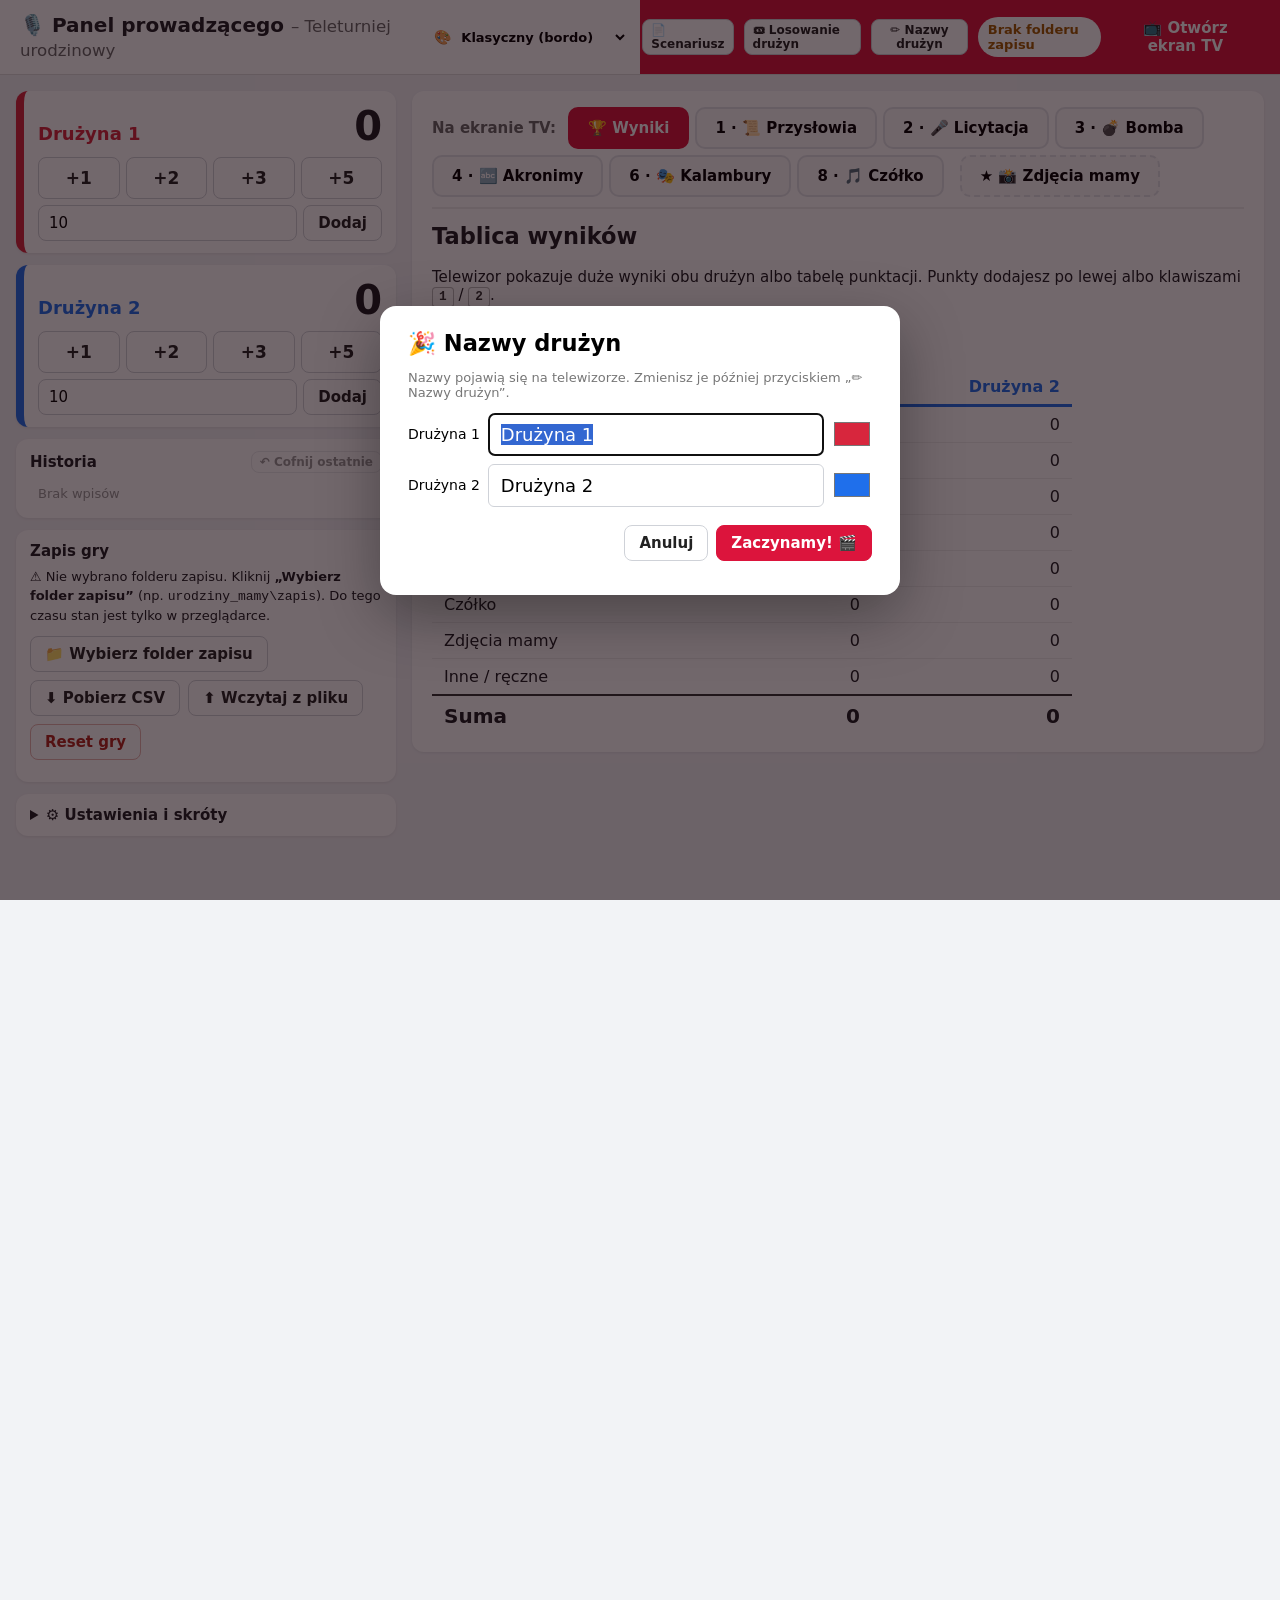
<file: index.html>
<!DOCTYPE html>
<html lang="pl">
<head>
  <meta charset="utf-8">
  <title>Teleturniej urodzinowy</title>
  <meta http-equiv="refresh" content="0; url=admin.html">
</head>
<body>
  <p>Przekierowuję do <a href="admin.html">panelu prowadzącego</a>…</p>
</body>
</html>
</file>
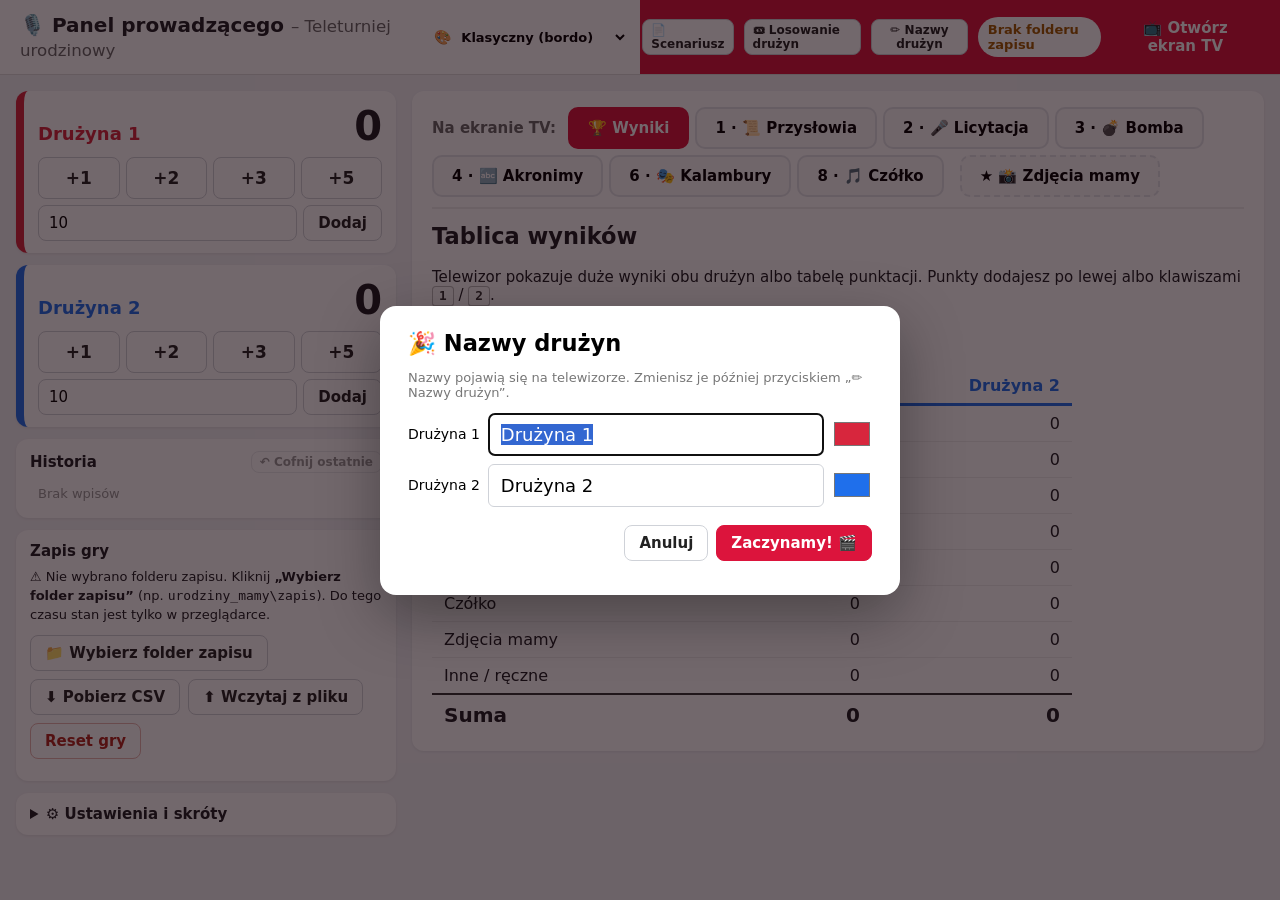
<file: admin.html>
<!DOCTYPE html>
<html lang="pl">
<head>
  <meta charset="utf-8">
  <title>Panel prowadzącego – Teleturniej</title>
  <meta name="viewport" content="width=device-width, initial-scale=1">
  <link rel="stylesheet" href="css/style.css">
</head>
<body class="admin">

<header class="admin-top">
  <h1>🎙️ Panel prowadzącego <small id="a-title"></small></h1>
  <div class="top-actions">
    <label class="theme-pick" title="Wygląd ekranu TV">🎨
      <select id="set-theme">
        <option value="klasyczny">Klasyczny (bordo)</option>
        <option value="rzutnik">Rzutnik / jasna sala</option>
        <option value="gala">Złota gala</option>
        <option value="konfetti">Urodzinowe konfetti</option>
      </select>
    </label>
    <a class="btn small" href="scenariusz.html" target="_blank" title="Scenariusz prowadzącego – otwiera się w nowej karcie, można go wydrukować">📄 Scenariusz</a>
    <a class="btn small" href="losowanie.html" target="_blank" title="Karteczki „1” i „2” do wylosowania drużyn – otwierają się w nowej karcie, można je wydrukować">🎟 Losowanie drużyn</a>
    <button id="btn-names" class="btn small">✏️ Nazwy drużyn</button>
    <span id="save-badge" class="badge"></span>
    <button id="btn-open-tv" class="btn primary">📺 Otwórz ekran TV</button>
  </div>
</header>

<div class="admin-grid">
  <!-- ===== Lewa kolumna: punkty, historia, zapis ===== -->
  <aside class="side">
    <div class="team-card" data-team="0">
      <div class="team-head"><span class="team-name" title="Kliknij, aby zmienić nazwę"></span><span class="team-score"></span></div>
      <div class="pts-buttons">
        <button class="btn" data-pts="1">+1</button>
        <button class="btn" data-pts="2">+2</button>
        <button class="btn" data-pts="3">+3</button>
        <button class="btn" data-pts="5">+5</button>
      </div>
      <div class="custom-pts">
        <input type="number" value="10" step="1" aria-label="Własna liczba punktów">
        <button class="btn btn-custom">Dodaj</button>
      </div>
    </div>

    <div class="team-card" data-team="1">
      <div class="team-head"><span class="team-name" title="Kliknij, aby zmienić nazwę"></span><span class="team-score"></span></div>
      <div class="pts-buttons">
        <button class="btn" data-pts="1">+1</button>
        <button class="btn" data-pts="2">+2</button>
        <button class="btn" data-pts="3">+3</button>
        <button class="btn" data-pts="5">+5</button>
      </div>
      <div class="custom-pts">
        <input type="number" value="10" step="1" aria-label="Własna liczba punktów">
        <button class="btn btn-custom">Dodaj</button>
      </div>
    </div>

    <section class="box">
      <h3>Historia <button id="btn-undo" class="btn small">↶ Cofnij ostatnie</button></h3>
      <ol id="log" class="log"></ol>
    </section>

    <section class="box">
      <h3>Zapis gry</h3>
      <p id="save-status" class="save-status"></p>
      <div class="btn-row">
        <button id="btn-choose-dir" class="btn">📁 Wybierz folder zapisu</button>
        <button id="btn-resume" class="btn primary" hidden>🔓 Wznów zapis</button>
        <button id="btn-download" class="btn">⬇ Pobierz CSV</button>
        <label class="btn">⬆ Wczytaj z pliku<input type="file" id="file-load" accept=".csv,.json" hidden></label>
        <button id="btn-reset" class="btn danger">Reset gry</button>
      </div>
    </section>

    <details class="box">
      <summary>⚙️ Ustawienia i skróty</summary>
      <label class="field">Tytuł na tablicy wyników <input id="set-title" type="text"></label>
      <ul class="keys-help">
        <li><kbd>1</kbd> / <kbd>2</kbd> – +1 pkt dla drużyny 1 / 2</li>
        <li><kbd>Ctrl</kbd>+<kbd>Z</kbd> – cofnij ostatni wpis</li>
        <li>Akronimy: <kbd>Spacja</kbd> – kolejny krok</li>
        <li>Licytacja: <kbd>M</kbd> – muzyka start / pauza, <kbd>←</kbd>/<kbd>→</kbd> – tekst na TV (karaoke)</li>
        <li>Przysłowia: wpisz spółgłoskę lub Ą/Ę/Ó, <kbd>←</kbd>/<kbd>→</kbd> – wybór drużyny</li>
        <li>Bomba: <kbd>Enter</kbd> – odgadnięte, <kbd>Backspace</kbd> – nieodgadnięte</li>
        <li>Kalambury: <kbd>Spacja</kbd> – start / pauza, <kbd>Enter</kbd> – odgadnięte, <kbd>Backspace</kbd> – pomiń, <kbd>←</kbd>/<kbd>→</kbd> – drużyna</li>
        <li>Zdjęcia: <kbd>Spacja</kbd> – losowy kafelek, <kbd>Enter</kbd> – całe zdjęcie, <kbd>←</kbd>/<kbd>→</kbd> – poprzednie / następne</li>
        <li>Czółko: <kbd>Spacja</kbd> – pokaż piosenkę / pauza, <kbd>←</kbd>/<kbd>→</kbd> – wybór drużyny</li>
      </ul>
    </details>
  </aside>

  <!-- ===== Prawa kolumna: konkurencje ===== -->
  <main class="main">
    <nav class="tabs">
      <span class="tabs-label">Na ekranie TV:</span>
      <button class="tab" data-view="score">🏆 Wyniki</button>
      <button class="tab" data-view="przyslowia">1 · 📜 Przysłowia</button>
      <button class="tab" data-view="licytacja">2 · 🎤 Licytacja</button>
      <button class="tab" data-view="bomba">3 · 💣 Bomba</button>
      <button class="tab" data-view="akronimy">4 · 🔤 Akronimy</button>
      <button class="tab" data-view="kalambury">6 · 🎭 Kalambury</button>
      <button class="tab" data-view="czolko">8 · 🎵 Czółko</button>
      <button class="tab tab-extra" data-view="zdjecia">★ 📸 Zdjęcia mamy</button>
    </nav>

    <section id="panel-score" class="panel">
      <h2>Tablica wyników</h2>
      <p>Telewizor pokazuje duże wyniki obu drużyn albo tabelę punktacji. Punkty dodajesz po lewej albo klawiszami <kbd>1</kbd> / <kbd>2</kbd>.</p>
      <div class="btn-row"><button id="btn-table" class="btn"></button></div>
      <table id="score-table" class="score-table"></table>
    </section>

    <!-- Licytacja wersów -->
    <section id="panel-licytacja" class="panel">
      <h2 id="lic-title"></h2>
      <div class="akr-current lic-song">
        <div id="lic-song" class="lic-song-title"></div>
        <div id="lic-max" class="akr-state on"></div>
      </div>
      <div class="prz-team">
        <span id="lic-start-info"></span>
        <span class="hint">Przy remisie / zmianie:</span>
        <button class="team-pick lic-start-pick" data-team="0"></button>
        <button class="team-pick lic-start-pick" data-team="1"></button>
      </div>

      <div class="lic-bids-row">
        <div class="lic-bidbox" data-team="0"><b class="lic-bidname"></b><input type="number" min="1" step="1"><button class="btn lic-bid-btn">Licytuj</button></div>
        <div class="lic-bidbox" data-team="1"><b class="lic-bidname"></b><input type="number" min="1" step="1"><button class="btn lic-bid-btn">Licytuj</button></div>
      </div>
      <div id="lic-bids" class="lic-bids"></div>
      <div id="lic-msg" class="prz-msg"></div>

      <div class="btn-row">
        <button id="lic-undo-bid" class="btn">↶ Cofnij ofertę</button>
        <button id="lic-close" class="btn primary">🔨 Koniec licytacji – śpiewają</button>
        <button id="lic-ok" class="btn ok-btn"></button>
        <button id="lic-fail" class="btn danger"></button>
        <button id="lic-next" class="btn primary">Następna piosenka ▶</button>
      </div>

      <div id="kar-bar" class="kar-bar">
        <div class="btn-row">
          <button id="kar-toggle" class="btn primary"></button>
          <button id="kar-prev" class="btn">◀ Poprzednie <kbd>←</kbd></button>
          <button id="kar-next" class="btn primary">Następne ▶ <kbd>→</kbd></button>
        </div>
        <div id="kar-info" class="hint"></div>
      </div>

      <div class="lic-extra">
        <div class="lic-lyrics-box">
          <h3>📝 Tekst <small id="lic-lyrics-info"></small></h3>
          <div id="lic-lyrics" class="lic-lyrics"></div>
        </div>
        <div class="lic-audio-box">
          <h3>🎵 Muzyka <small>(gra z tego komputera)</small></h3>
          <div class="btn-row">
            <button id="lic-play" class="btn primary">▶ Puść</button>
            <button id="lic-stop" class="btn">⏹ Stop</button>
          </div>
          <audio id="lic-audio" controls preload="auto"></audio>
          <div id="lic-audio-info" class="hint"></div>
          <div class="btn-row">
            <label class="btn small">⬆ Wgraj mp3<input type="file" id="lic-mp3" accept="audio/*,.mp3" hidden></label>
            <button id="lic-mp3-del" class="btn small danger">Usuń wgrany plik</button>
          </div>
        </div>
      </div>

      <h3>Piosenki w tej rundzie <small>(kliknij, aby wybrać; ↺ przywraca jako „do wzięcia”)</small></h3>
      <ol id="lic-list" class="pick-list"></ol>
    </section>

    <!-- Bomba -->
    <section id="panel-bomba" class="panel">
      <h2>💣 Bomba – urodziny</h2>
      <div class="kal-current">
        <div class="label" id="bomba-label">Pytanie:</div>
        <div id="bomba-q" class="bomba-q-admin"></div>
        <div id="bomba-a" class="bomba-a"></div>
        <div class="btn-row">
          <button id="bomba-ok" class="btn ok-btn">✔ Odgadnięte <kbd>Enter</kbd></button>
          <button id="bomba-fail" class="btn danger">✖ Nieodgadnięte <kbd>Backspace</kbd></button>
        </div>
      </div>
      <div class="btn-row">
        <label class="inline">Punkty za każdą poprawną odpowiedź <input type="text" inputmode="decimal" id="bomba-points" size="4" title="Można wpisać ułamek, np. 0,5 – suma zaokrąglana w dół"></label>
      </div>
      <div id="bomba-count" class="bomba-count"></div>
      <div class="btn-row">
        <span><b>💥 Wybuch! Bomba wybuchła u:</b></span>
        <button class="btn team-btn bomba-boom-btn" data-team="0"></button>
        <button class="btn team-btn bomba-boom-btn" data-team="1"></button>
        <button id="bomba-new" class="btn">↺ Nowa runda bomby</button>
      </div>
      <div id="bomba-msg" class="prz-msg"></div>
      <p class="hint">Drużyna, u której wybuchnie bomba, dostaje 0 pkt. Przeciwna drużyna dostaje ustawioną liczbę punktów za każdą poprawną odpowiedź w rundzie (wynik zaokrąglany w dół, np. 13 × 0,5 = 6 pkt). Aplikacja nie odtwarza dźwięków (tykanie i wybuch: głośniczek).</p>
      <h3>Pytania <small>(✔ / ✖ / ↺ – poprawianie oznaczeń)</small></h3>
      <ol id="bomba-list" class="pick-list plain kal-list"></ol>
    </section>

    <!-- Akronimy -->
    <section id="panel-akronimy" class="panel">
      <div class="akr-current">
        <div class="akr-skrot" id="akr-skrot"></div>
        <div class="akr-full" id="akr-full"></div>
        <div class="akr-state" id="akr-state"></div>
      </div>
      <div class="btn-row">
        <button id="akr-show" class="btn">👁 Pokaż skrót</button>
        <button id="akr-reveal" class="btn">✨ Odsłoń rozwinięcie</button>
        <button id="akr-hide" class="btn">🙈 Ukryj</button>
        <button id="akr-next" class="btn primary">Następny ▶</button>
      </div>
      <div class="btn-row">
        <button id="akr-award-0" class="btn team-btn"></button>
        <button id="akr-award-1" class="btn team-btn"></button>
        <label class="inline">Punkty za akronim <input type="number" id="akr-points" min="0" step="1"></label>
      </div>
      <p class="hint"><kbd>Spacja</kbd>: pokaż skrót → odsłoń rozwinięcie → następny (pomija te, które już były). Punkty przyznajesz po lewej.</p>
      <h3>Wszystkie akronimy <small>(kliknij, aby wybrać; ↺ przywraca jako „do wzięcia”)</small></h3>
      <ol id="akr-list" class="pick-list"></ol>
    </section>

    <!-- Przysłowia -->
    <section id="panel-przyslowia" class="panel">
      <div class="prz-host">
        <div class="label"><b id="prz-round"></b> · Hasło (widzi tylko prowadzący):</div>
        <div id="prz-text" class="prz-text"></div>
        <div id="prz-mask" class="prz-mask"></div>
      </div>

      <div class="prz-team">
        <span>Zgaduje:</span>
        <button class="team-pick prz-pick" data-team="0"></button>
        <button class="team-pick prz-pick" data-team="1"></button>
        <span class="hint">(<kbd>←</kbd> / <kbd>→</kbd>)</span>
      </div>

      <div id="prz-keys" class="keys"></div>
      <div id="prz-msg" class="prz-msg"></div>

      <div class="btn-row">
        <label class="inline">Punkty za każde wystąpienie litery <input type="number" id="prz-value" min="0" step="1"></label>
        <label class="inline">Premia za odgadnięcie hasła <input type="number" id="prz-bonus" min="0" step="1"></label>
      </div>
      <div class="btn-row">
        <button id="prz-solve-0" class="btn"></button>
        <button id="prz-solve-1" class="btn"></button>
        <button id="prz-reveal" class="btn">Odsłoń hasło (bez punktów)</button>
        <button id="prz-next" class="btn primary">Następne przysłowie ▶</button>
      </div>

      <h3>Wszystkie przysłowia <small>(kliknij, aby wybrać; ↺ przywraca jako „do wzięcia”)</small></h3>
      <ol id="prz-list" class="pick-list"></ol>
    </section>

    <!-- Kalambury -->
    <section id="panel-kalambury" class="panel">
      <div class="czo-head">
        <div class="prz-team">
          <span>Opowiada:</span>
          <button class="team-pick kal-pick" data-team="0"></button>
          <button class="team-pick kal-pick" data-team="1"></button>
          <span id="kal-setinfo" class="hint"></span>
          <button id="kal-swap" class="btn small">⇄ Zamień zestawy</button>
          <a class="btn small" href="kalambury.html" target="_blank" title="Karteczki z hasłami do druku i pocięcia – otwierają się w nowej karcie">🖨 Karteczki</a>
        </div>
        <div id="kal-counts" class="czo-counts"></div>
      </div>

      <div class="kal-top">
        <div class="timer-admin" id="kal-time">2:00</div>
        <div class="kal-current">
          <div class="label">Hasło do opowiedzenia (TV go nie pokazuje):</div>
          <div id="kal-word" class="kal-word"></div>
          <div class="btn-row">
            <button id="kal-ok" class="btn ok-btn">✔ Odgadnięte <kbd>Enter</kbd></button>
            <button id="kal-fail" class="btn danger">✖ Nieodgadnięte / pomiń <kbd>Backspace</kbd></button>
          </div>
        </div>
      </div>

      <div class="btn-row">
        <button id="kal-start" class="btn primary">▶ Start</button>
        <button id="kal-reset" class="btn">↺ Reset czasu</button>
        <label class="inline">Czas (sekundy) <input type="number" id="kal-dur" min="10" step="10"></label>
        <label class="inline">Punkty za hasło <input type="number" id="kal-points" min="0" step="1"></label>
        <button id="kal-summary" class="btn"></button>
      </div>
      <p class="hint"><kbd>Spacja</kbd>: start / pauza zegara. Każde „Odgadnięte” od razu dodaje punkty drużynie. Na liście kliknij ✔ / ✖ / ↺, żeby poprawić oznaczenie.</p>

      <h3 id="kal-list-title"></h3>
      <ol id="kal-list" class="pick-list plain kal-list"></ol>
    </section>

    <!-- Zdjęcia mamy (konkurencja dodatkowa) -->
    <section id="panel-zdjecia" class="panel">
      <h2>📸 Zdjęcia mamy <small class="hint">– co to za uroczystość / miejsce? (pytanie zadajesz sam)</small></h2>
      <p id="zdj-empty" class="hint">Brak zdjęć. Wrzuć pliki do folderu <code>zdjecia/</code> i dopisz je w <code>data/pytania.js</code> (sekcja <code>zdjecia</code>).</p>
      <div id="zdj-work">
        <div class="zdj-admin">
          <div class="zdj-left">
            <div class="zdj-head"><b id="zdj-title"></b> · <span id="zdj-podpis"></span> · <span id="zdj-status"></span></div>
            <div id="zdj-preview" class="zdj-preview">
              <div class="zdj-frame"><img alt=""><div class="zdj-grid"></div></div>
              <p id="zdj-missing" class="prz-msg warn" hidden>Nie znaleziono pliku zdjęcia – sprawdź nazwę w data/pytania.js.</p>
            </div>
            <p class="hint">Kliknij kafelek, żeby go odkryć (ponowne kliknięcie zakrywa). Ty widzisz całe zdjęcie, TV – tylko odkryte kafelki.</p>
          </div>
          <div class="zdj-side">
            <button id="zdj-random" class="btn primary big">🎲 Odkryj losowy kafelek <kbd>Spacja</kbd></button>
            <button id="zdj-all" class="btn">✨ Odsłoń całe zdjęcie <kbd>Enter</kbd></button>
            <button id="zdj-hide" class="btn">🙈 Zakryj wszystko</button>
            <button id="zdj-caption" class="btn"></button>
            <div class="zdj-gridset">
              <b>Kafelki dla tego zdjęcia</b>
              <label class="inline">poziomo <input type="number" id="zdj-cols" min="1" max="15" step="1"></label>
              <label class="inline">pionowo <input type="number" id="zdj-rows" min="1" max="15" step="1"></label>
            </div>
            <div class="btn-row">
              <button id="zdj-prev" class="btn">◀ Poprzednie <kbd>←</kbd></button>
              <button id="zdj-next" class="btn primary">Następne ▶ <kbd>→</kbd></button>
            </div>
          </div>
        </div>
        <h3>Wszystkie zdjęcia <small>(kliknij, aby wybrać)</small></h3>
        <div id="zdj-list" class="zdj-list"></div>
      </div>
    </section>

    <!-- Czółko -->
    <section id="panel-czolko" class="panel">
      <div class="czo-head">
        <div class="prz-team">
          <span>Zgaduje:</span>
          <button class="team-pick czo-pick" data-team="0"></button>
          <button class="team-pick czo-pick" data-team="1"></button>
          <span class="hint">(<kbd>←</kbd> / <kbd>→</kbd>, zmienia się samo po każdej piosence)</span>
        </div>
        <div id="czo-counts" class="czo-counts"></div>
      </div>

      <div id="czo-stage" class="czo-stage"></div>
      <div class="btn-row">
        <button id="czo-show" class="btn primary">▶ Pokaż piosenkę i start czasu</button>
        <button id="czo-pause" class="btn">⏸ Pauza</button>
        <button id="czo-ok" class="btn ok-btn">✔ Odgadli</button>
        <button id="czo-fail" class="btn danger">✖ Nie odgadli</button>
        <button id="czo-cancel" class="btn">↩ Wróć do numerków (bez wyniku)</button>
      </div>

      <div id="czo-grid" class="czo-grid"></div>

      <div class="btn-row">
        <label class="inline">Punkty za piosenkę <input type="number" id="czo-points" min="0" step="1"></label>
        <label class="inline">Czas na piosenkę (s) <input type="number" id="czo-dur" min="5" step="5"></label>
        <button id="czo-shuffle" class="btn">🔀 Przetasuj numerki</button>
      </div>

      <h3>Piosenki pod numerkami <small>(widzi tylko prowadzący; ↺ przywraca jako „do wzięcia”)</small></h3>
      <ol id="czo-list" class="pick-list plain"></ol>
    </section>
  </main>
</div>

<!-- Dialog: nazwy drużyn -->
<dialog id="names-dialog" class="names-dialog">
  <form method="dialog">
    <h2>🎉 Nazwy drużyn</h2>
    <p class="hint">Nazwy pojawią się na telewizorze. Zmienisz je później przyciskiem „✏️ Nazwy drużyn”.</p>
    <label class="field">Drużyna 1 <input id="dlg-name-0" type="text" maxlength="30"><input id="dlg-color-0" type="color"></label>
    <label class="field">Drużyna 2 <input id="dlg-name-1" type="text" maxlength="30"><input id="dlg-color-1" type="color"></label>
    <div class="btn-row right">
      <button class="btn" value="cancel">Anuluj</button>
      <button class="btn primary" value="ok">Zaczynamy! 🎬</button>
    </div>
  </form>
</dialog>

<script src="data/pytania.js"></script>
<script src="js/state.js"></script>
<script src="js/zapis.js"></script>
<script src="js/admin.js"></script>
</body>
</html>
</file>
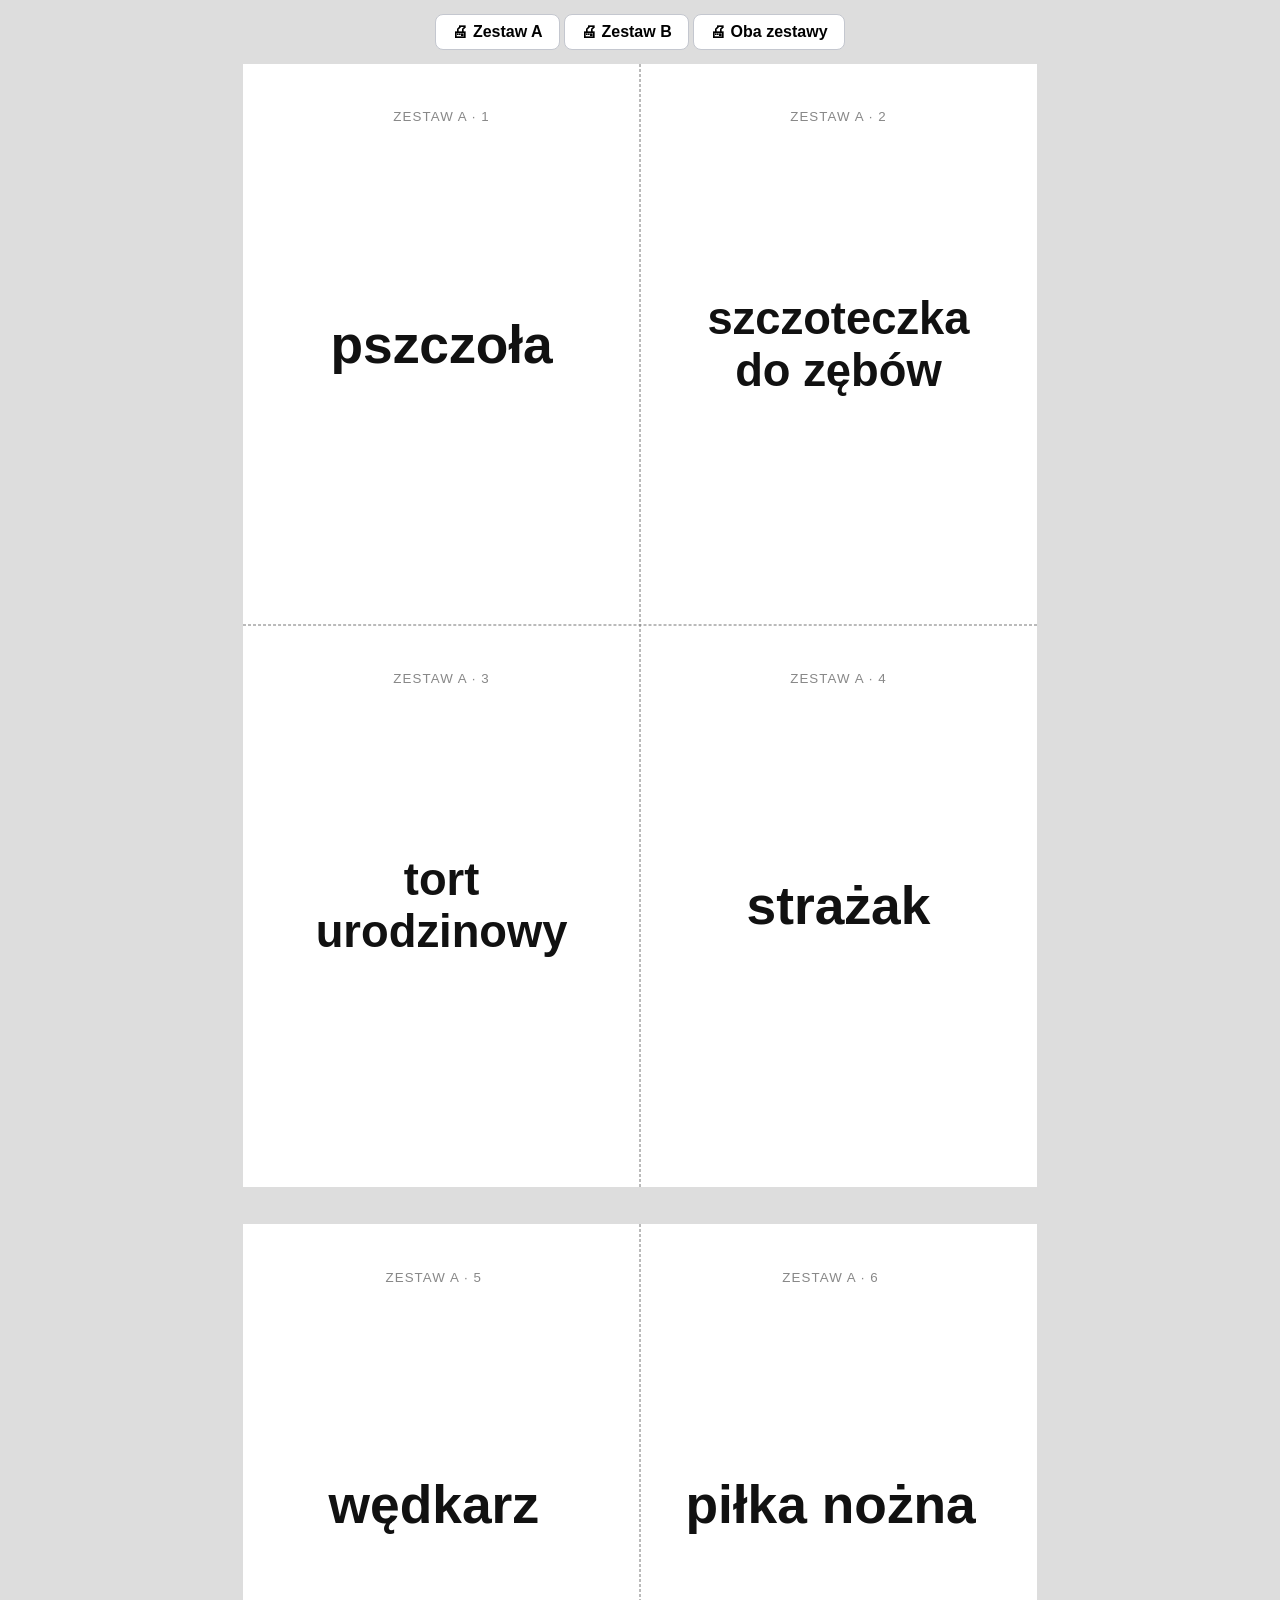
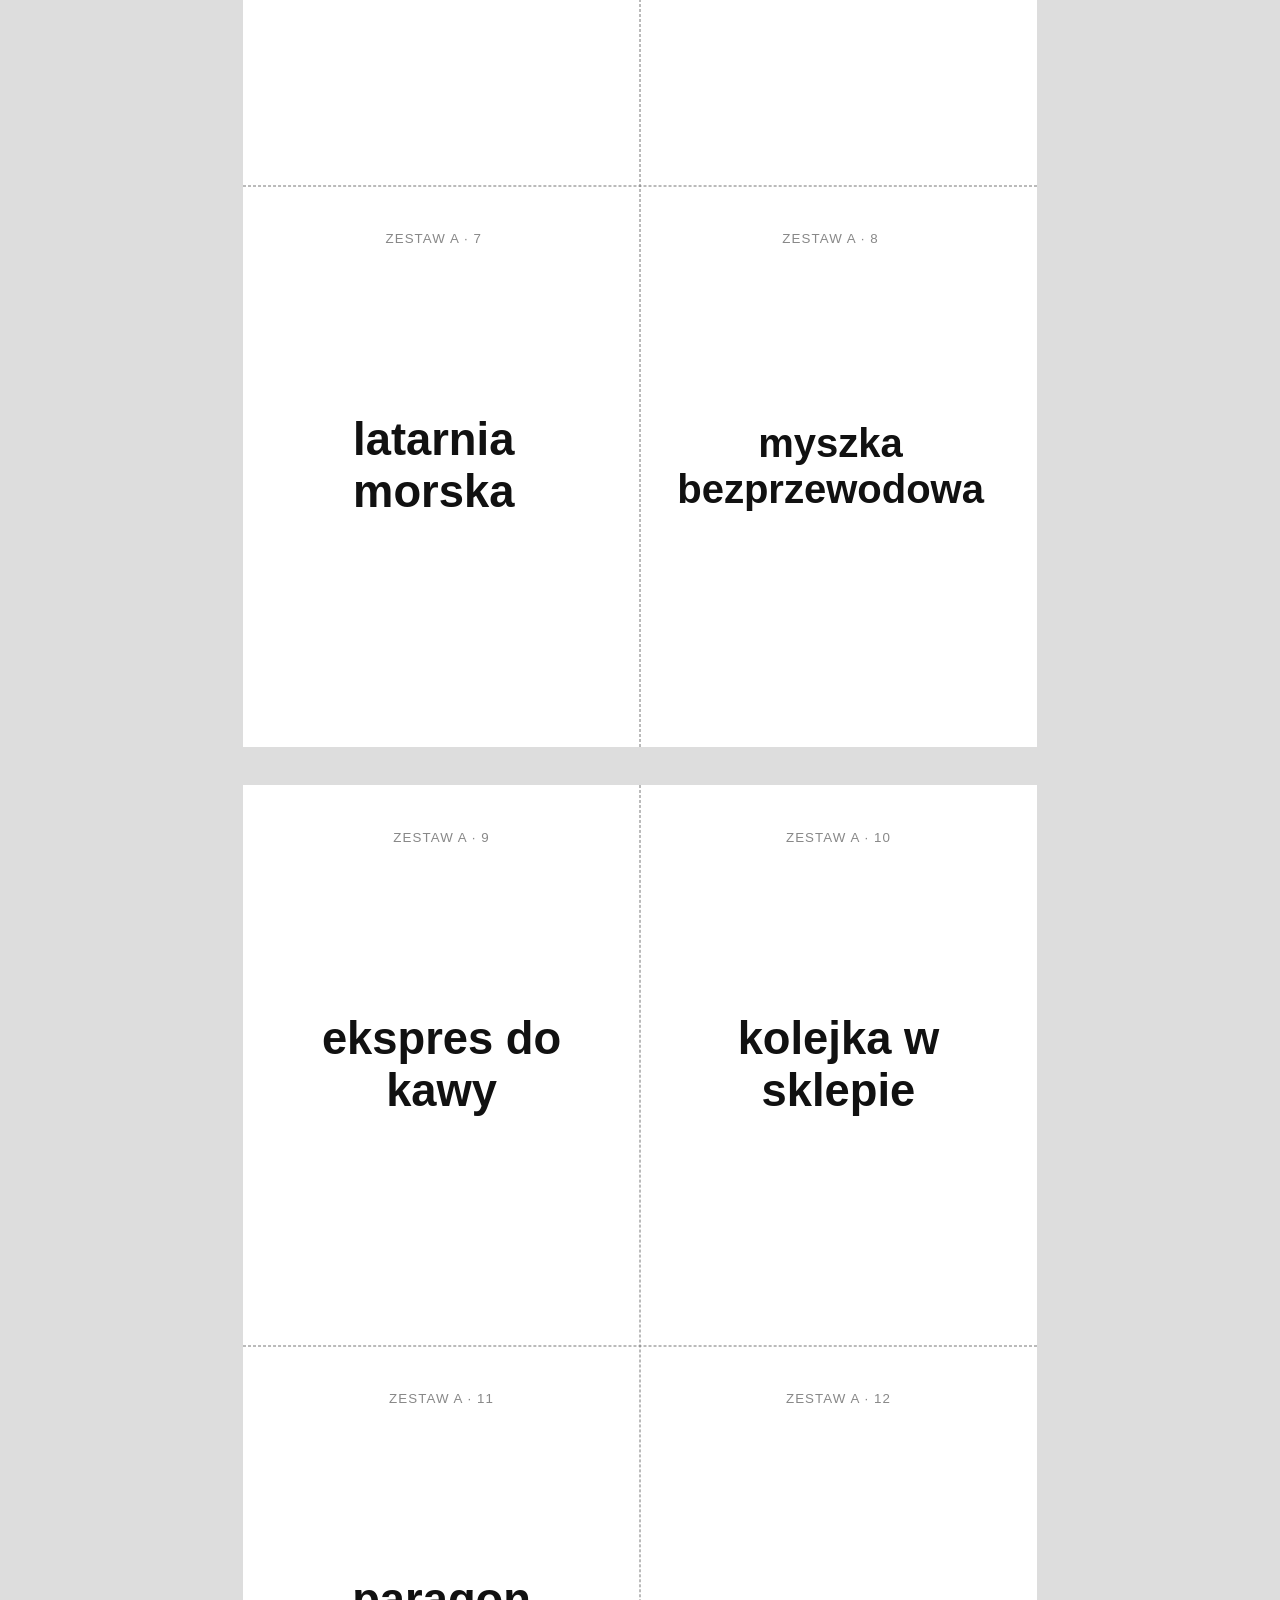
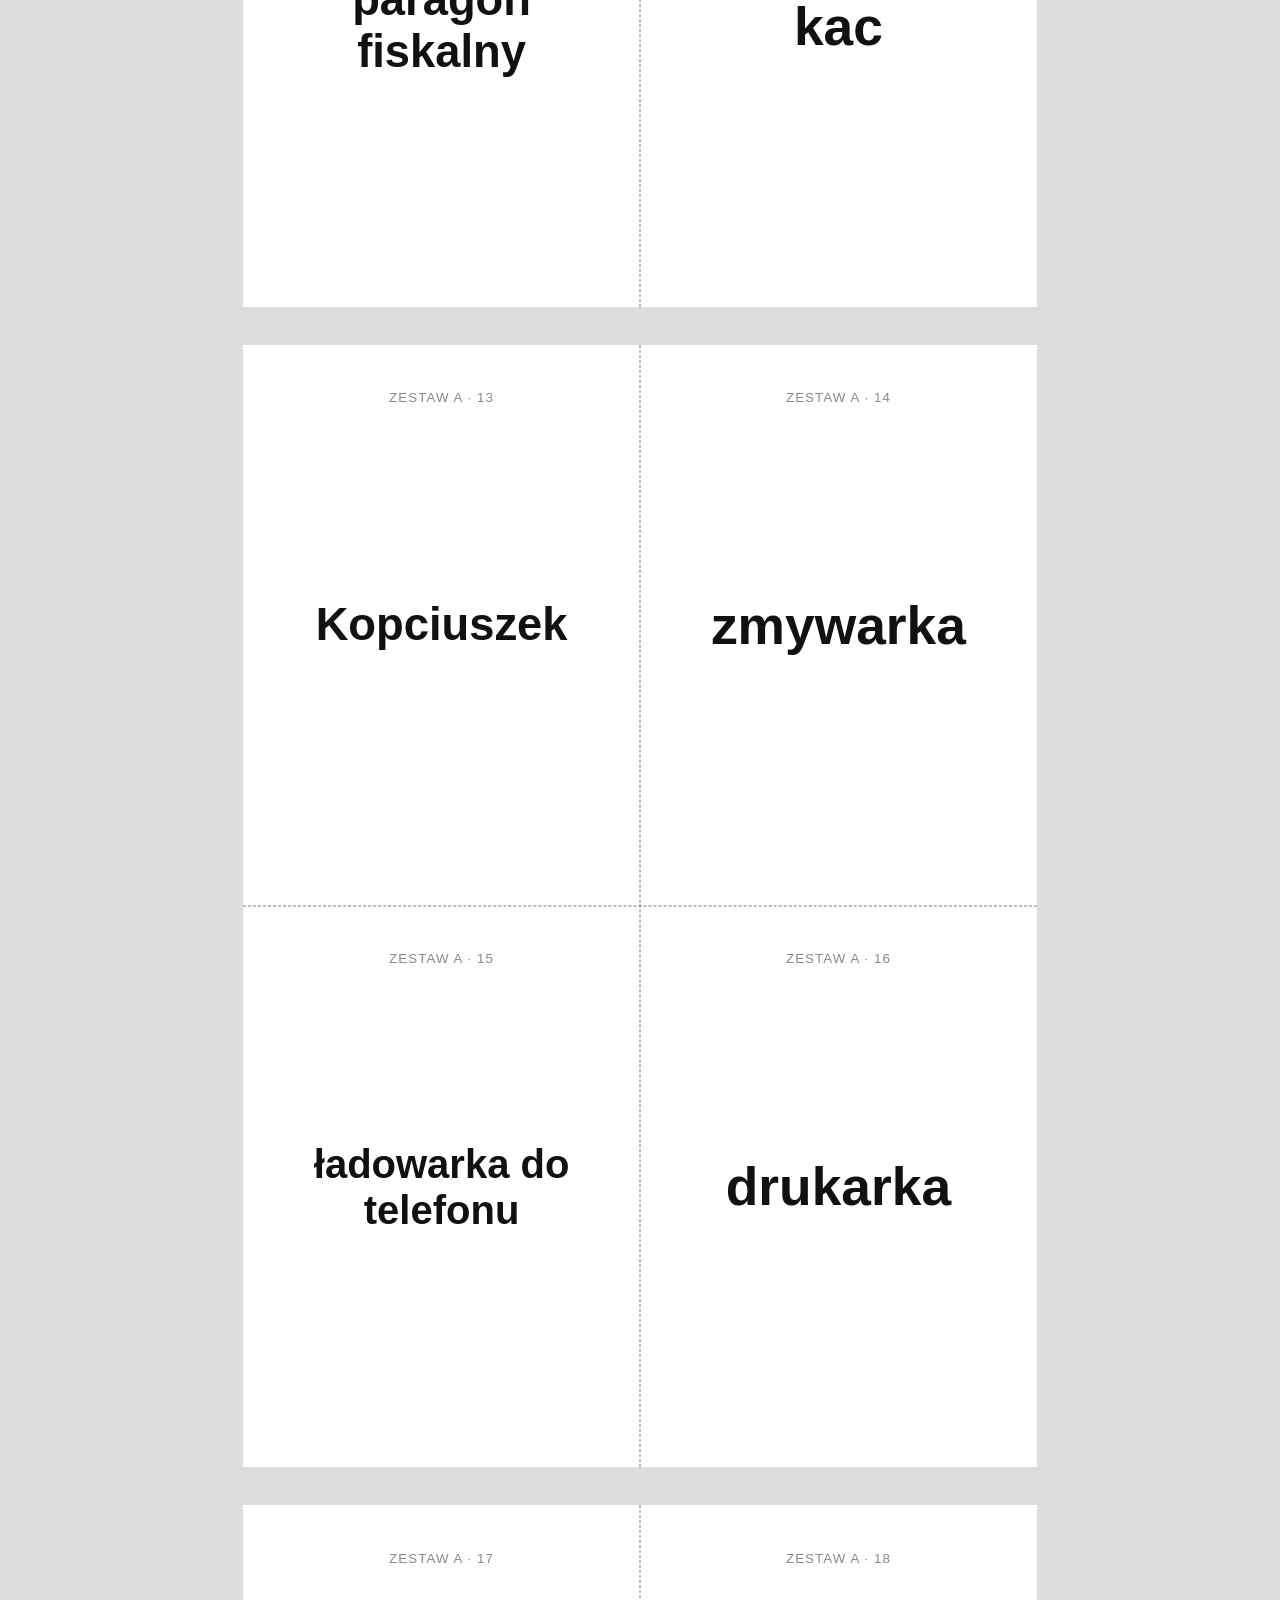
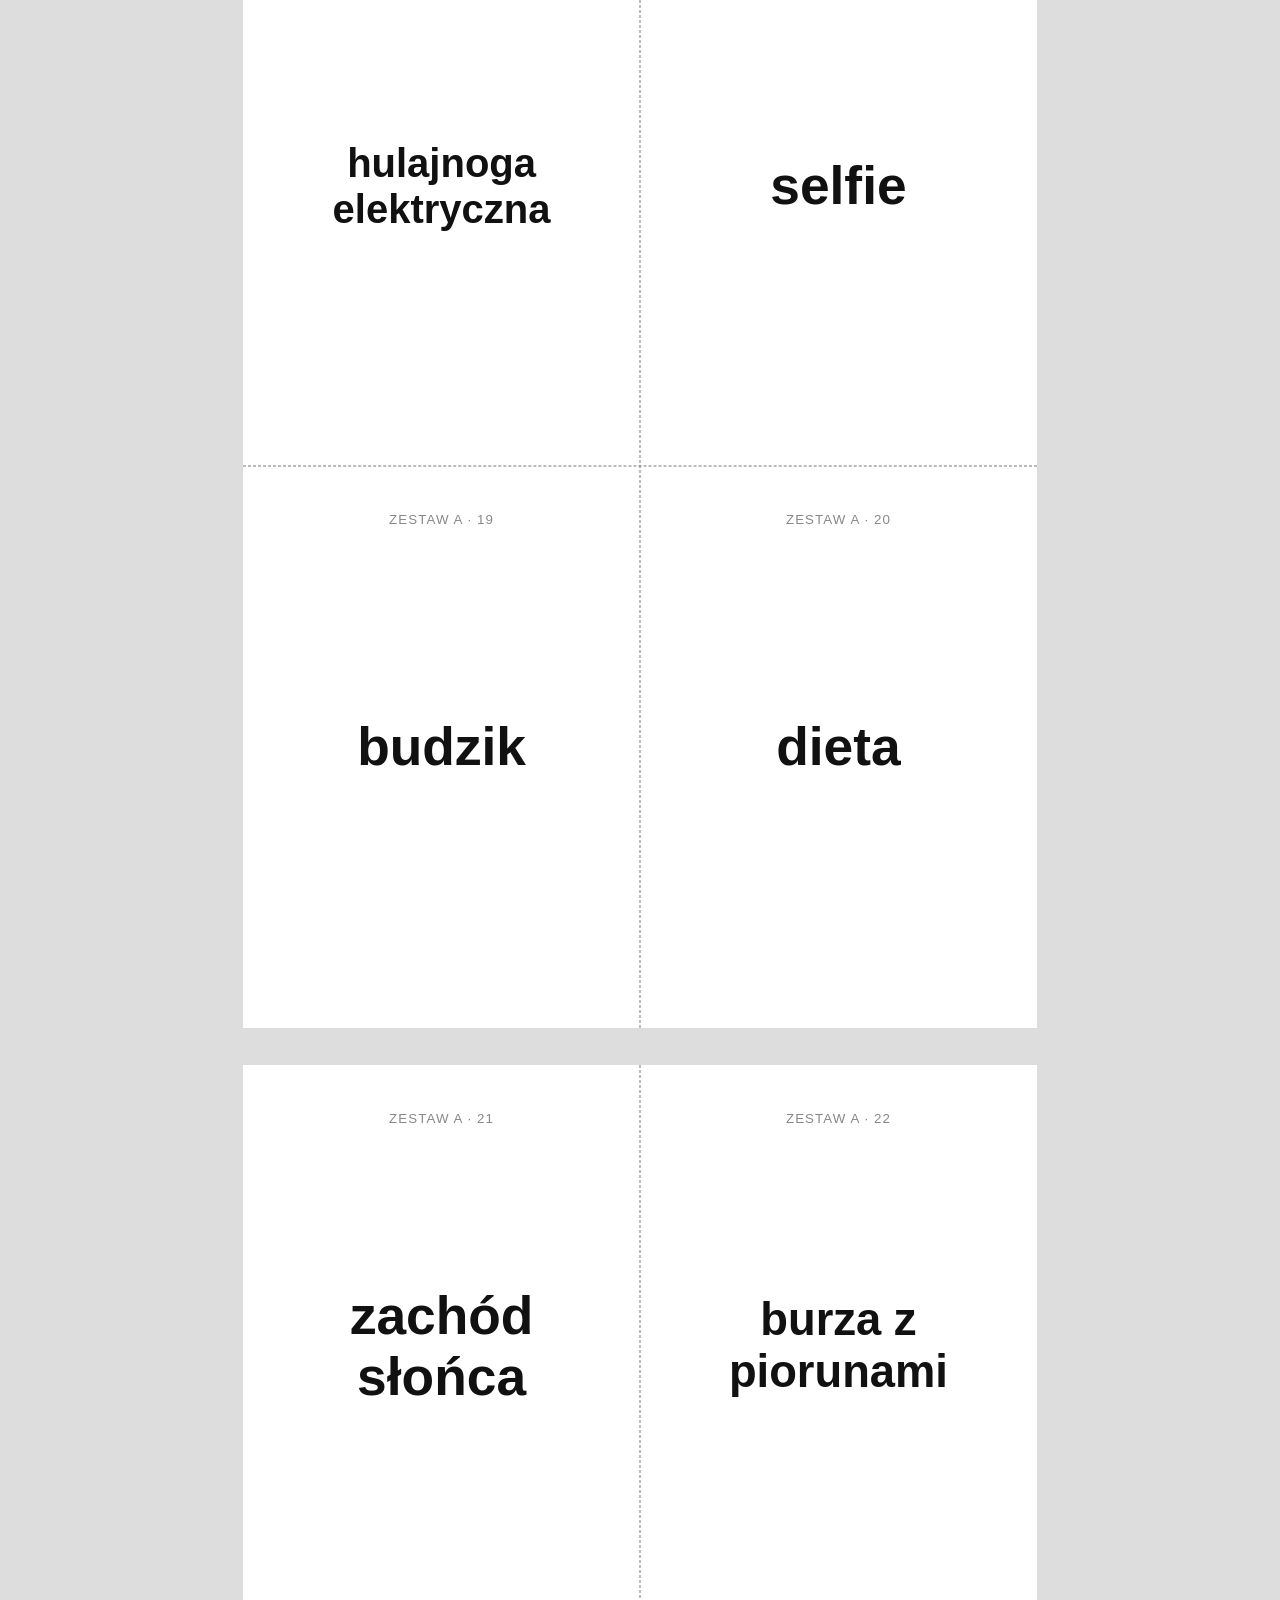
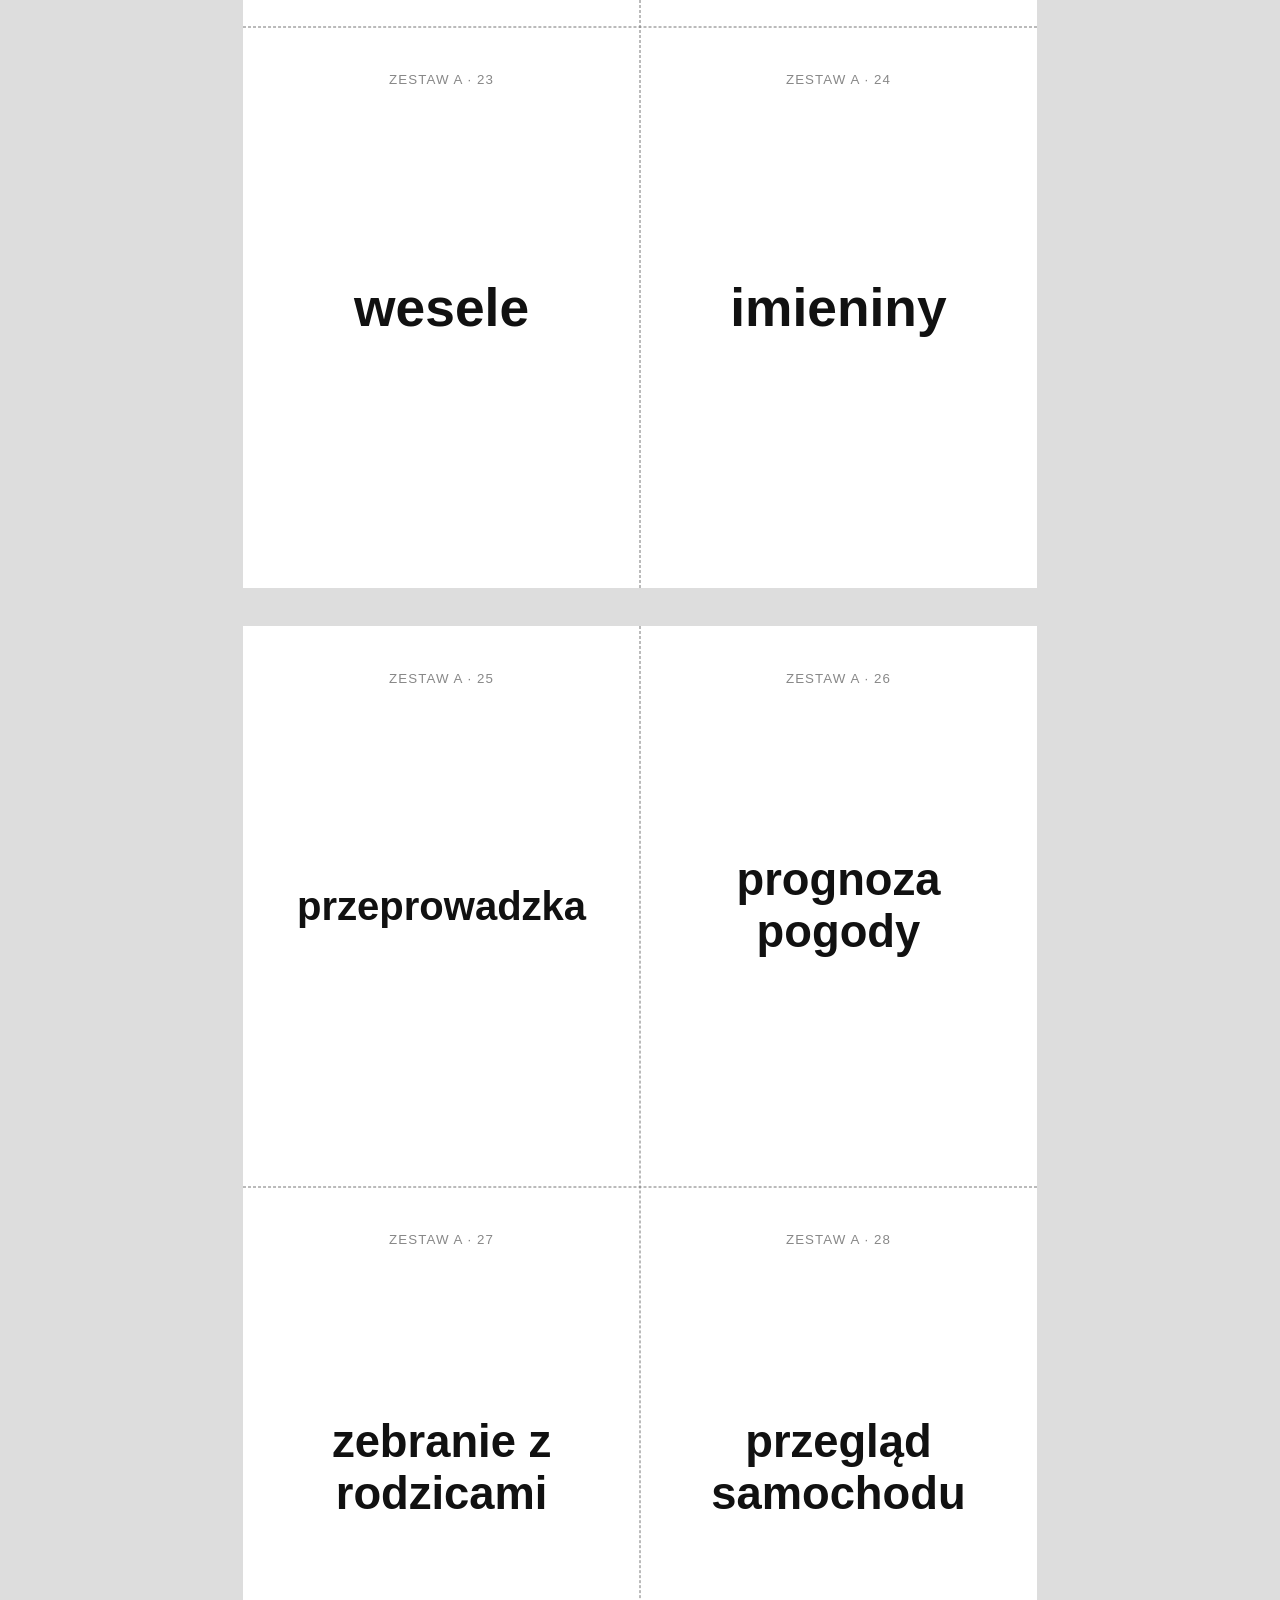
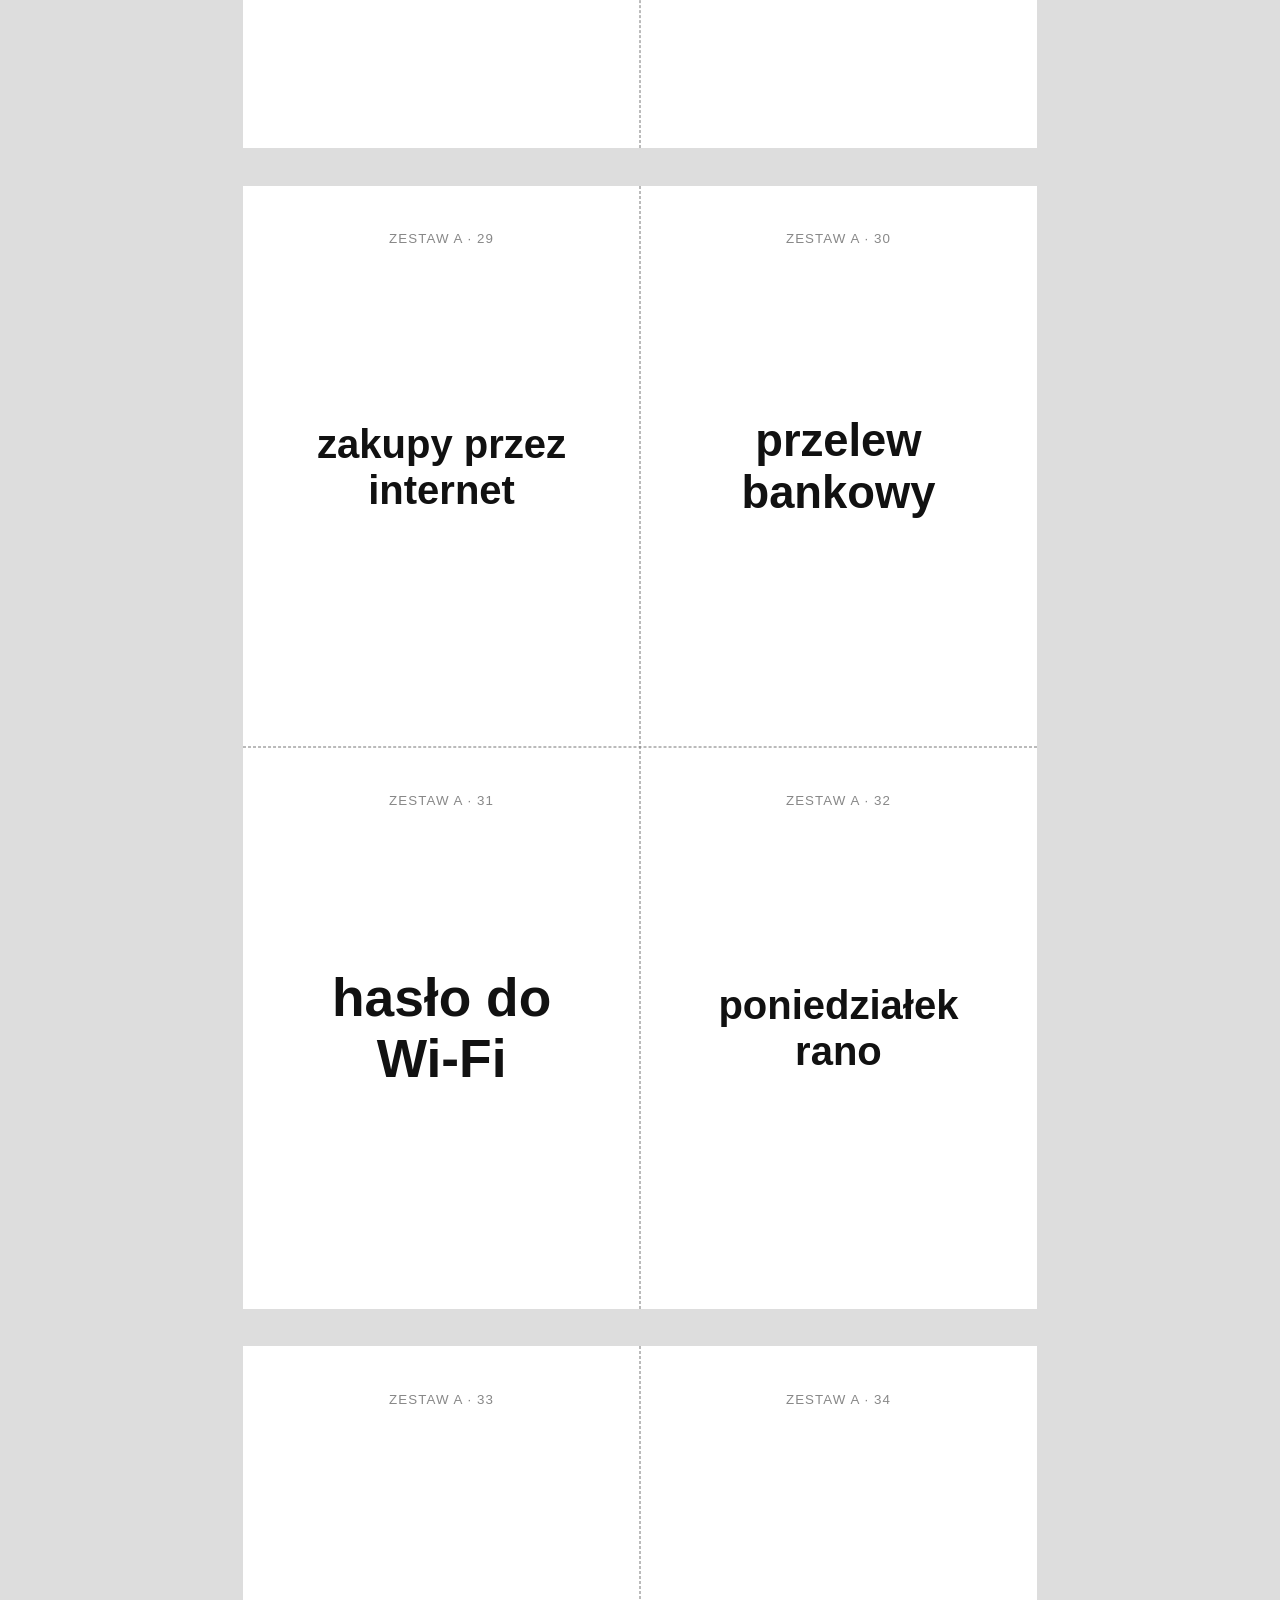
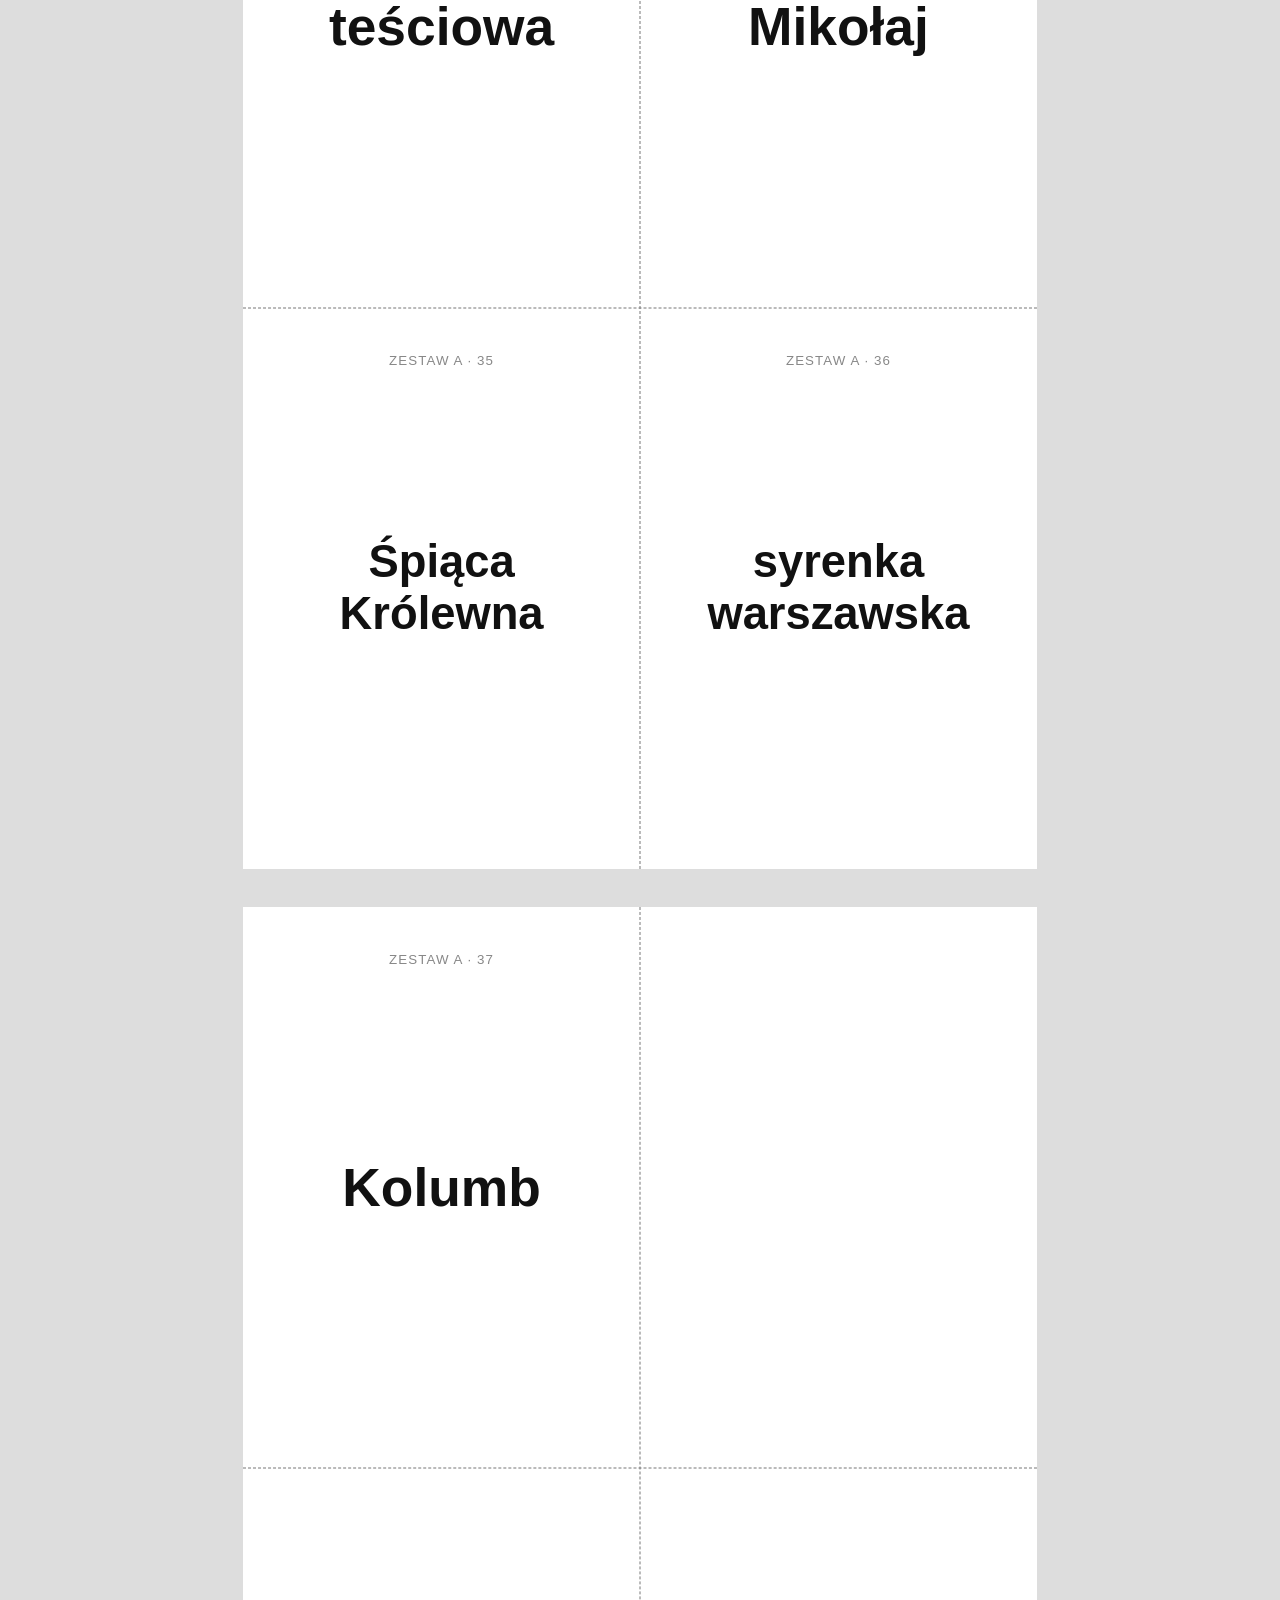
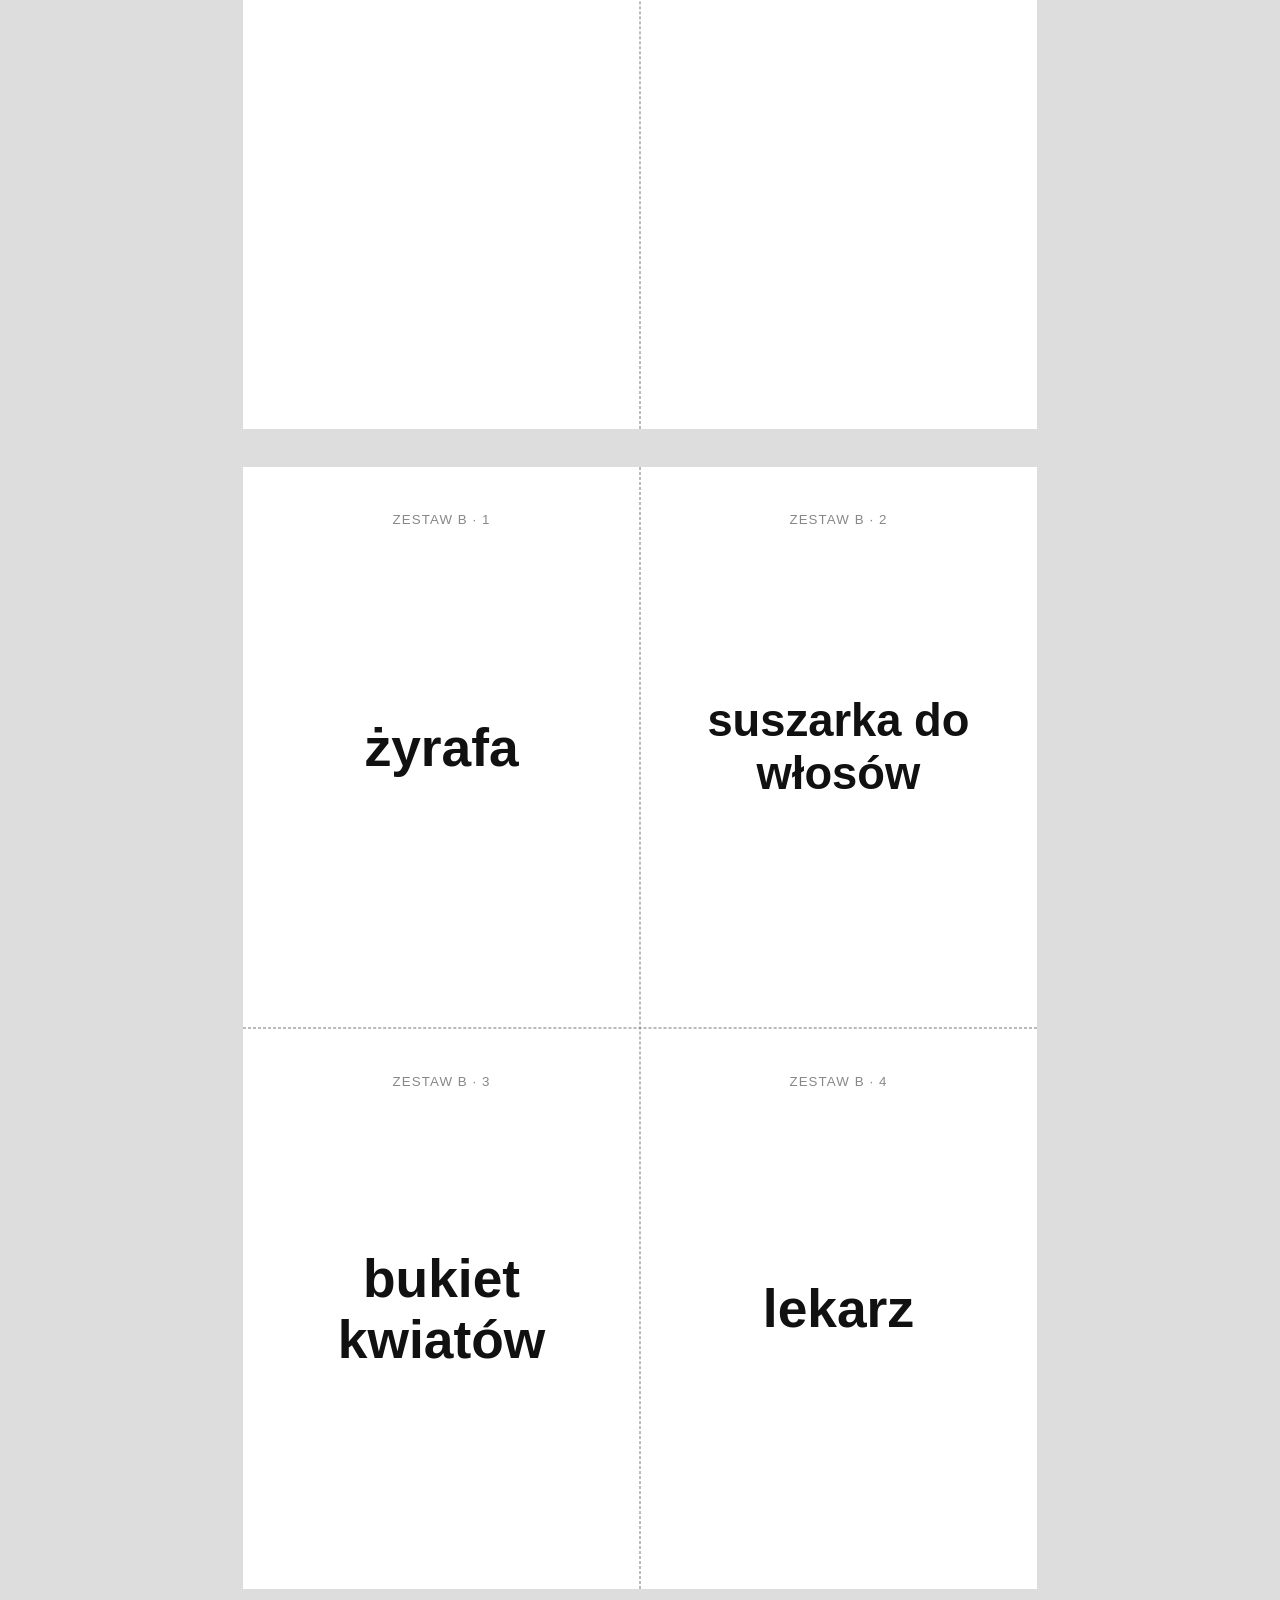
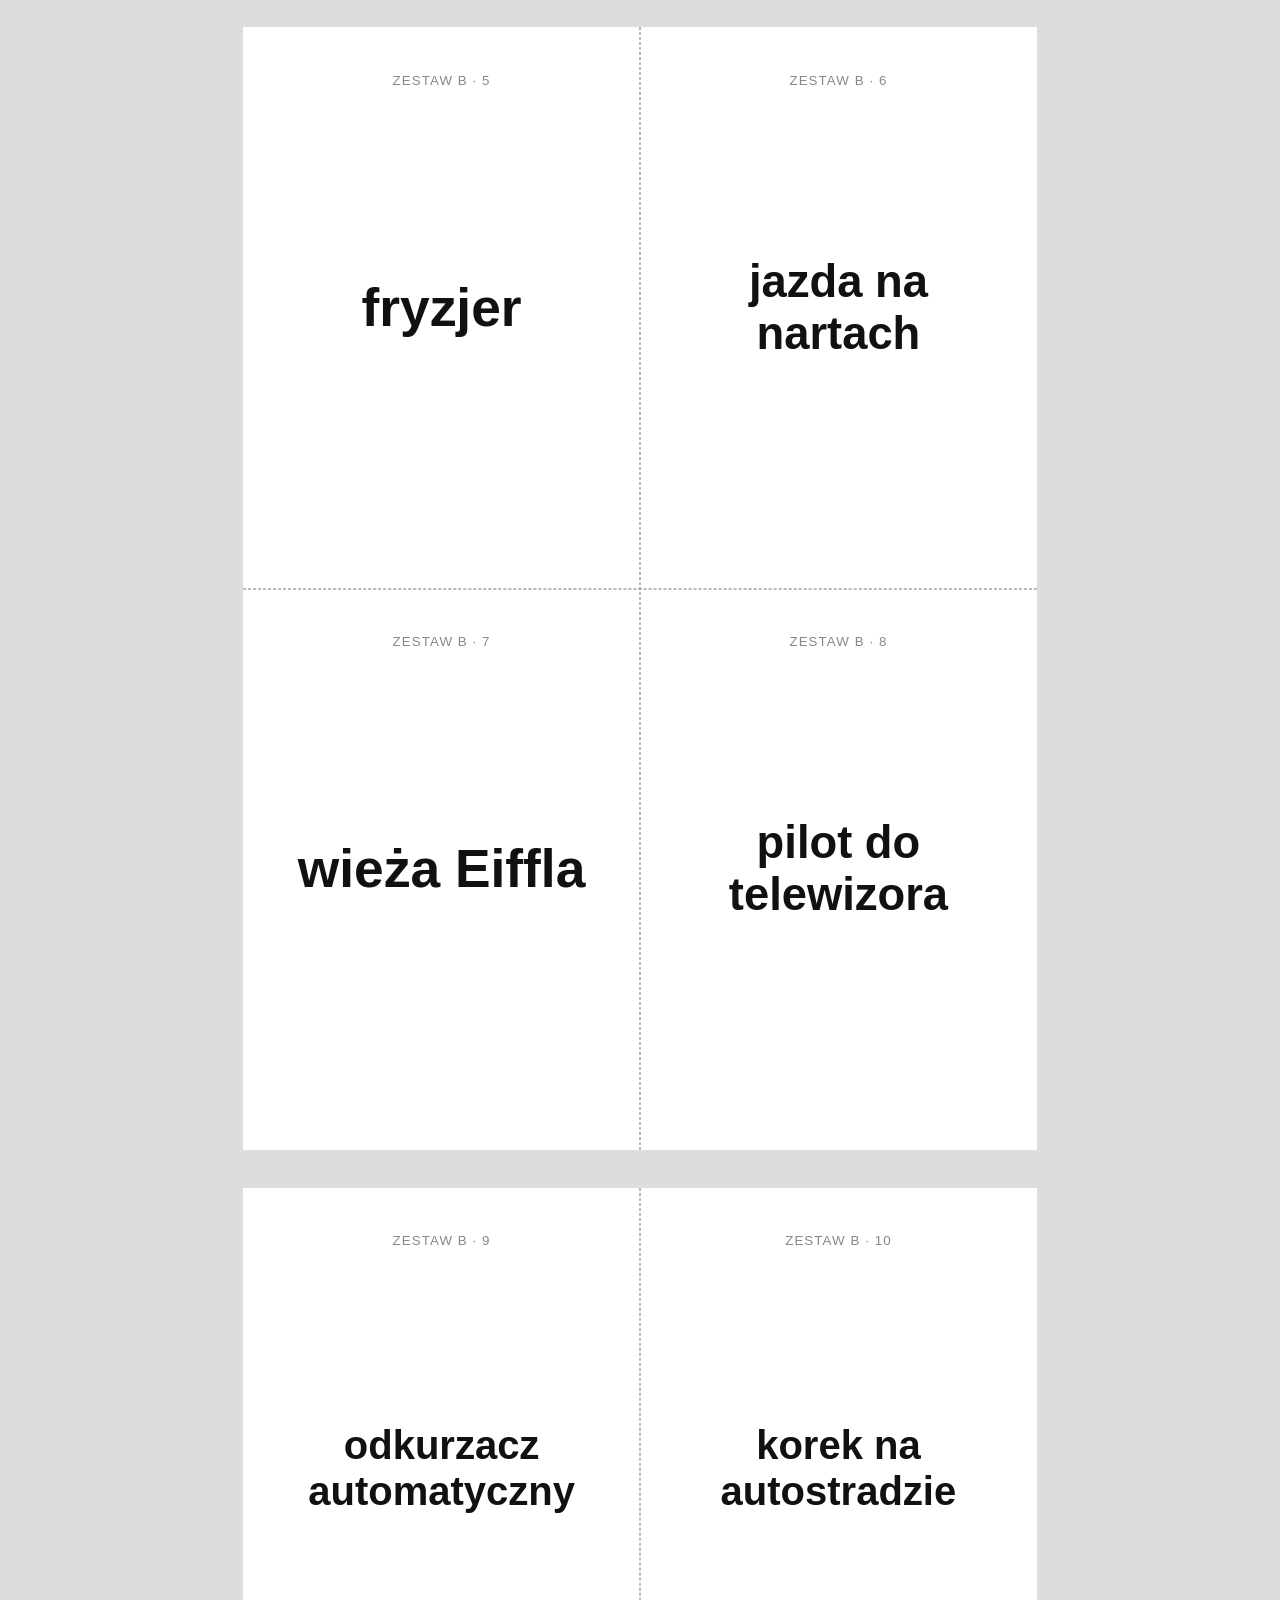
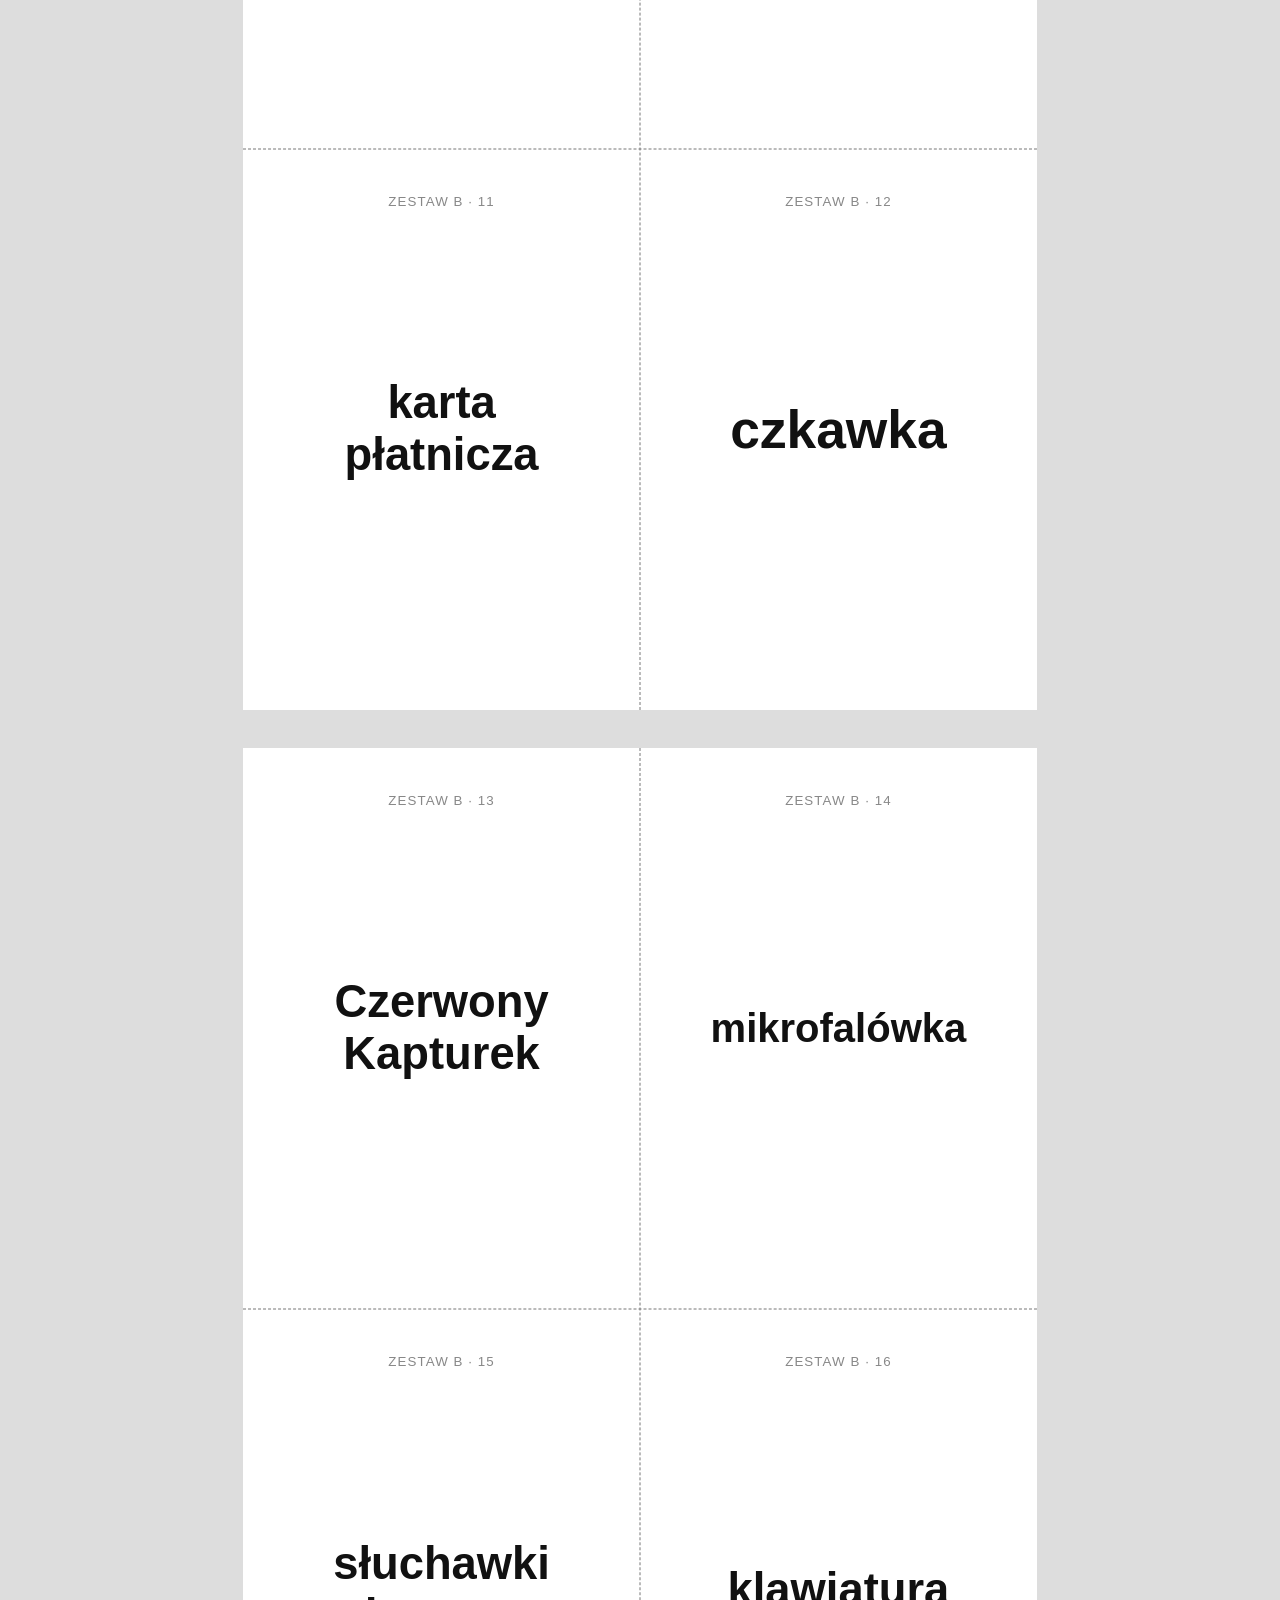
<file: kalambury.html>
<!doctype html>
<html lang="pl">
<head>
<meta charset="utf-8">
<meta name="viewport" content="width=device-width, initial-scale=1">
<title>Kalambury – karteczki do druku</title>
<!-- Hasła brane są z data/pytania.js. 4 hasła na stronie A4, linie cięcia przez środek. -->
<style>
@page { size: A4; margin: 0; }
* { box-sizing: border-box; }
html, body { margin: 0; padding: 0; }
body { background: #ddd; color: #111; font-family: "Segoe UI", Arial, sans-serif; }
.bar { text-align: center; padding: 14px; }
.bar button { font: 600 12pt "Segoe UI", Arial, sans-serif; padding: 8px 16px; border-radius: 8px; border: 1px solid #c4c7cf; background: #fff; cursor: pointer; }
.page { position: relative; width: 210mm; height: 297mm; margin: 0 auto 10mm; background: #fff; display: grid; grid-template: 1fr 1fr / 1fr 1fr; overflow: hidden; }
.card { position: relative; display: flex; align-items: center; justify-content: center; text-align: center; padding: 18mm 14mm; }
.word { font-weight: 700; line-height: 1.15; overflow-wrap: break-word; }
.tag { position: absolute; top: 12mm; left: 0; right: 0; font-size: 10pt; color: #888; letter-spacing: .08em; text-transform: uppercase; }
.cut-v, .cut-h { position: absolute; border: 0 dashed #777; }
.cut-v { left: 50%; top: 0; bottom: 0; border-left-width: .4mm; transform: translateX(-50%); }
.cut-h { top: 50%; left: 0; right: 0; border-top-width: .4mm; transform: translateY(-50%); }
@media print {
  body { background: #fff; }
  .bar { display: none; }
  .page { margin: 0; break-after: page; }
  .page:last-child { break-after: auto; }
}
</style>
</head>
<body>
<div class="bar">
  <button data-set="A">🖨 Zestaw A</button>
  <button data-set="B">🖨 Zestaw B</button>
  <button data-set="AB">🖨 Oba zestawy</button>
</div>
<div id="pages"></div>

<script src="data/pytania.js"></script>
<script>
const KAL = (window.PYTANIA && window.PYTANIA.kalambury) || { A: [], B: [] };
const esc = s => String(s).replace(/&/g, '&amp;').replace(/</g, '&lt;').replace(/>/g, '&gt;');

// Mniejsza czcionka dla dłuższych haseł (tekst ma ok. 77 mm szerokości).
function fontSize(word) {
  const longest = Math.max(...word.split(/\s+/).map(w => w.length));
  if (longest > 13) return 26;
  if (longest > 11 || word.length > 20) return 30;
  if (longest > 9 || word.length > 14) return 34;
  return 40;
}

function pages(set) {
  const words = KAL[set] || [];
  let out = '';
  for (let p = 0; p < words.length; p += 4) {
    let cards = '';
    for (let i = p; i < p + 4; i++) {
      cards += i < words.length
        ? `<div class="card"><div class="tag">Zestaw ${set} · ${i + 1}</div><div class="word" style="font-size:${fontSize(words[i])}pt">${esc(words[i])}</div></div>`
        : '<div class="card"></div>';
    }
    out += `<section class="page">${cards}<div class="cut-v"></div><div class="cut-h"></div></section>`;
  }
  return out;
}

function show(sets) {
  document.getElementById('pages').innerHTML = sets.split('').map(pages).join('');
  document.title = `Kalambury – zestaw ${sets.split('').join(' i ')}`; // nazwa pliku przy „Zapisz jako PDF”
}

document.querySelectorAll('.bar button').forEach(b => b.onclick = () => { show(b.dataset.set); window.print(); });
show('AB');
</script>
</body>
</html>
</file>
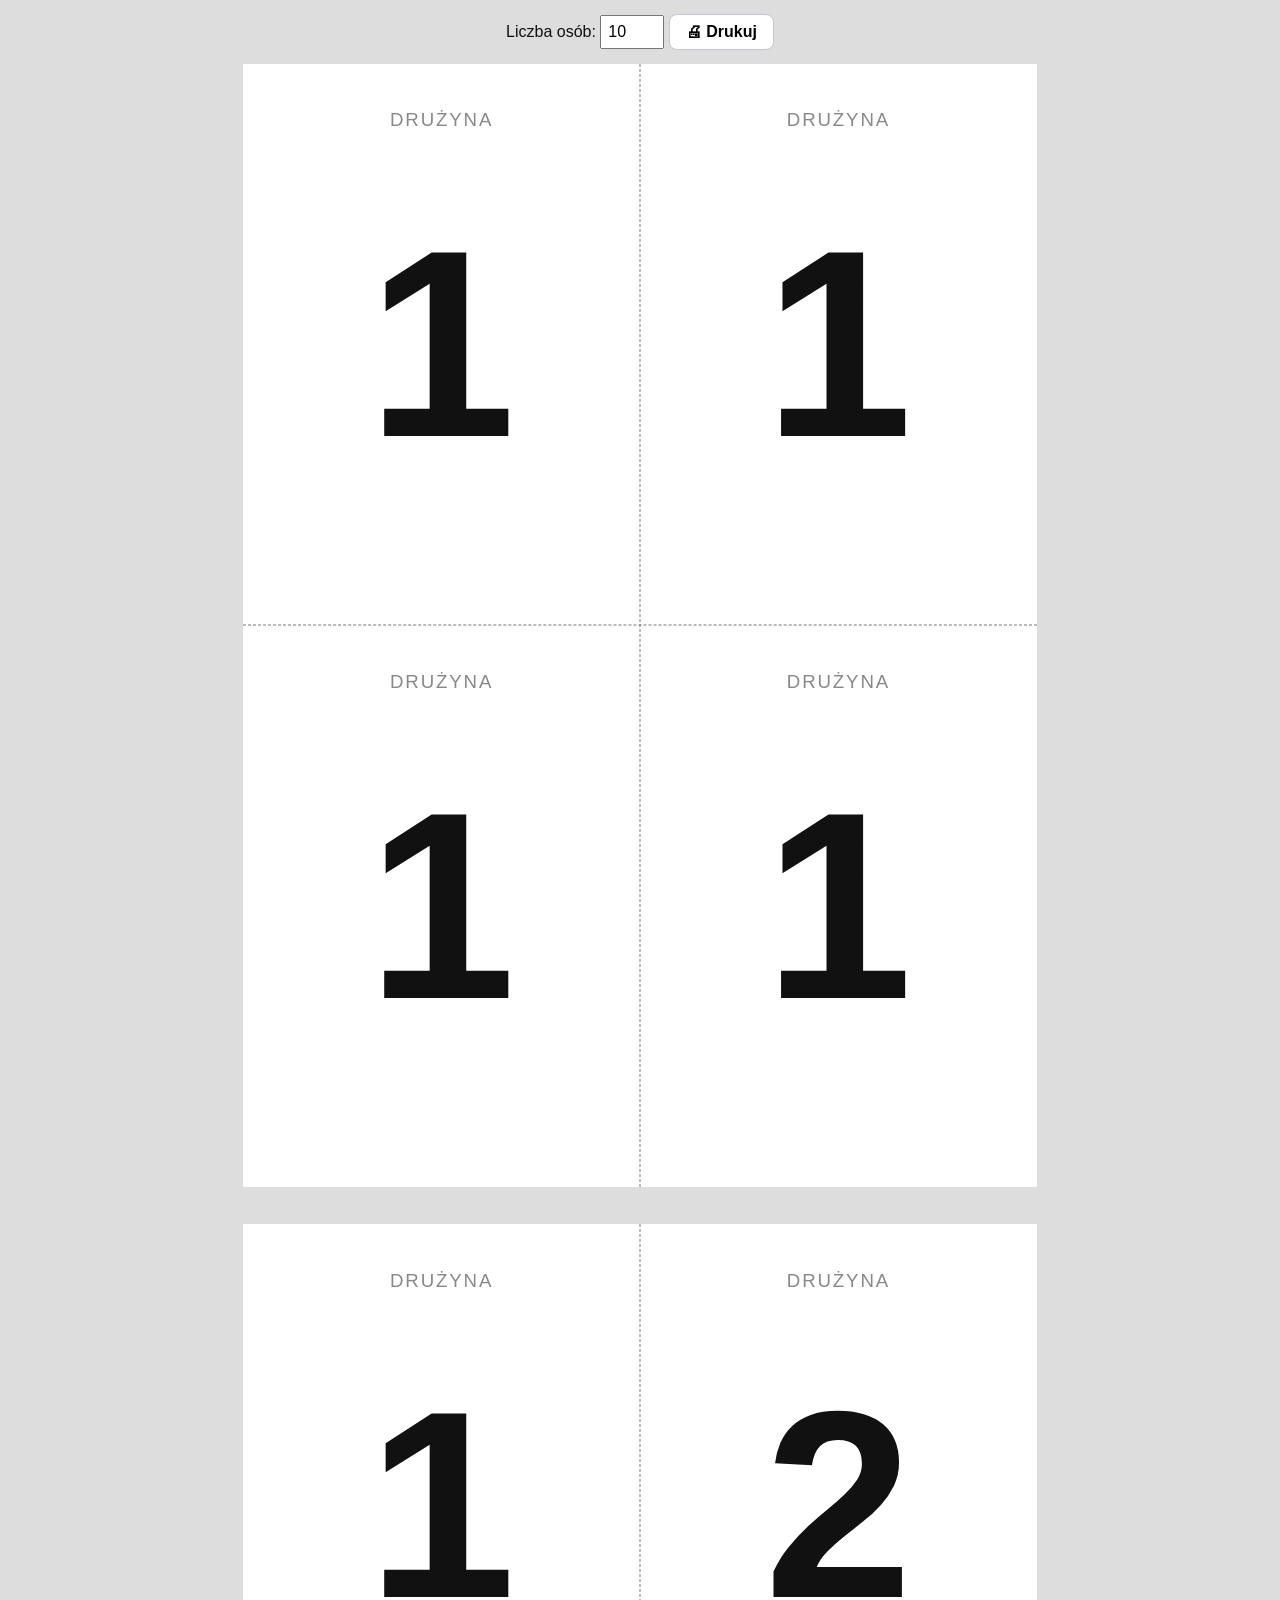
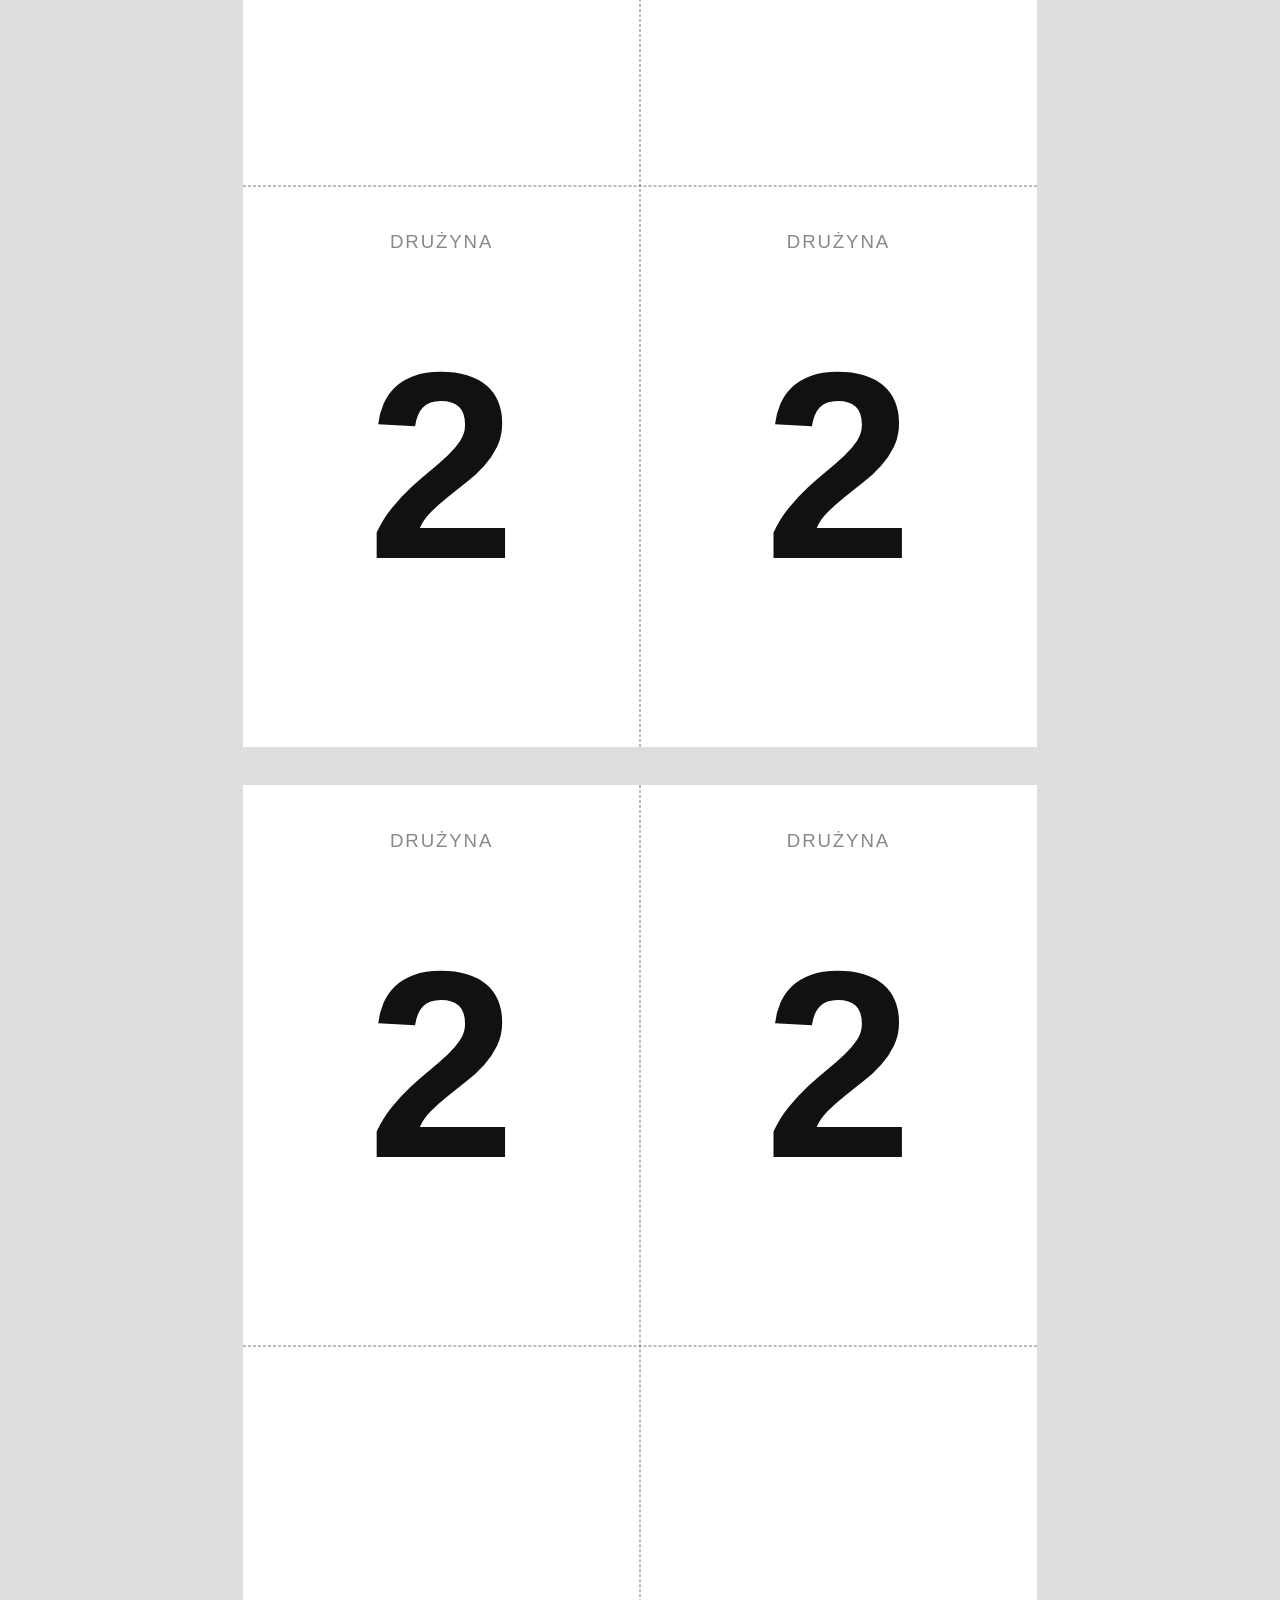
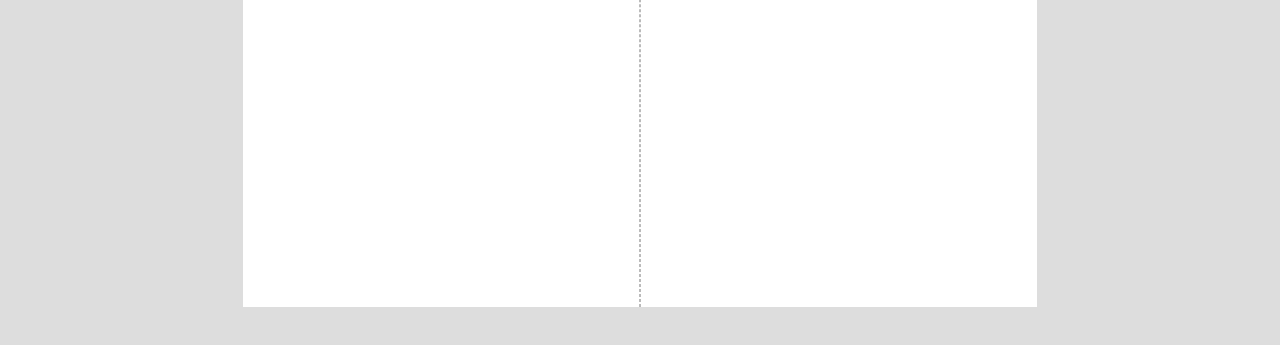
<file: losowanie.html>
<!doctype html>
<html lang="pl">
<head>
<meta charset="utf-8">
<meta name="viewport" content="width=device-width, initial-scale=1">
<title>Losowanie drużyn – karteczki do druku</title>
<!-- Karteczki „1” i „2” do wylosowania drużyn. 4 na stronie A4, linie cięcia przez środek. -->
<style>
@page { size: A4; margin: 0; }
* { box-sizing: border-box; }
html, body { margin: 0; padding: 0; }
body { background: #ddd; color: #111; font-family: "Segoe UI", Arial, sans-serif; }
.bar { text-align: center; padding: 14px; font-size: 12pt; }
.bar input { width: 4em; font: inherit; padding: 6px; }
.bar button { font: 600 12pt "Segoe UI", Arial, sans-serif; padding: 8px 16px; border-radius: 8px; border: 1px solid #c4c7cf; background: #fff; cursor: pointer; }
.page { position: relative; width: 210mm; height: 297mm; margin: 0 auto 10mm; background: #fff; display: grid; grid-template: 1fr 1fr / 1fr 1fr; overflow: hidden; }
.card { position: relative; display: flex; align-items: center; justify-content: center; }
.num { font-size: 200pt; font-weight: 800; line-height: 1; }
.tag { position: absolute; top: 12mm; left: 0; right: 0; text-align: center; font-size: 14pt; color: #888; letter-spacing: .1em; text-transform: uppercase; }
.cut-v, .cut-h { position: absolute; border: 0 dashed #777; }
.cut-v { left: 50%; top: 0; bottom: 0; border-left-width: .4mm; transform: translateX(-50%); }
.cut-h { top: 50%; left: 0; right: 0; border-top-width: .4mm; transform: translateY(-50%); }
@media print {
  body { background: #fff; }
  .bar { display: none; }
  .page { margin: 0; break-after: page; }
  .page:last-child { break-after: auto; }
}
</style>
</head>
<body>
<div class="bar">
  Liczba osób: <input id="people" type="number" min="2" max="40" value="10">
  <button id="print">🖨 Drukuj</button>
</div>
<div id="pages"></div>

<script>
// Połowa karteczek „1”, połowa „2” (przy nieparzystej liczbie osób „1” ma o jedną więcej).
function show() {
  const n = Math.max(2, Math.min(40, Number(document.getElementById('people').value) || 10));
  const nums = Array.from({ length: n }, (_, i) => (i < Math.ceil(n / 2) ? 1 : 2));
  let out = '';
  for (let p = 0; p < n; p += 4) {
    let cards = '';
    for (let i = p; i < p + 4; i++) {
      cards += i < n ? `<div class="card"><div class="tag">Drużyna</div><div class="num">${nums[i]}</div></div>` : '<div class="card"></div>';
    }
    out += `<section class="page">${cards}<div class="cut-v"></div><div class="cut-h"></div></section>`;
  }
  document.getElementById('pages').innerHTML = out;
}

document.getElementById('people').oninput = show;
document.getElementById('print').onclick = () => { show(); window.print(); };
show();
</script>
</body>
</html>
</file>
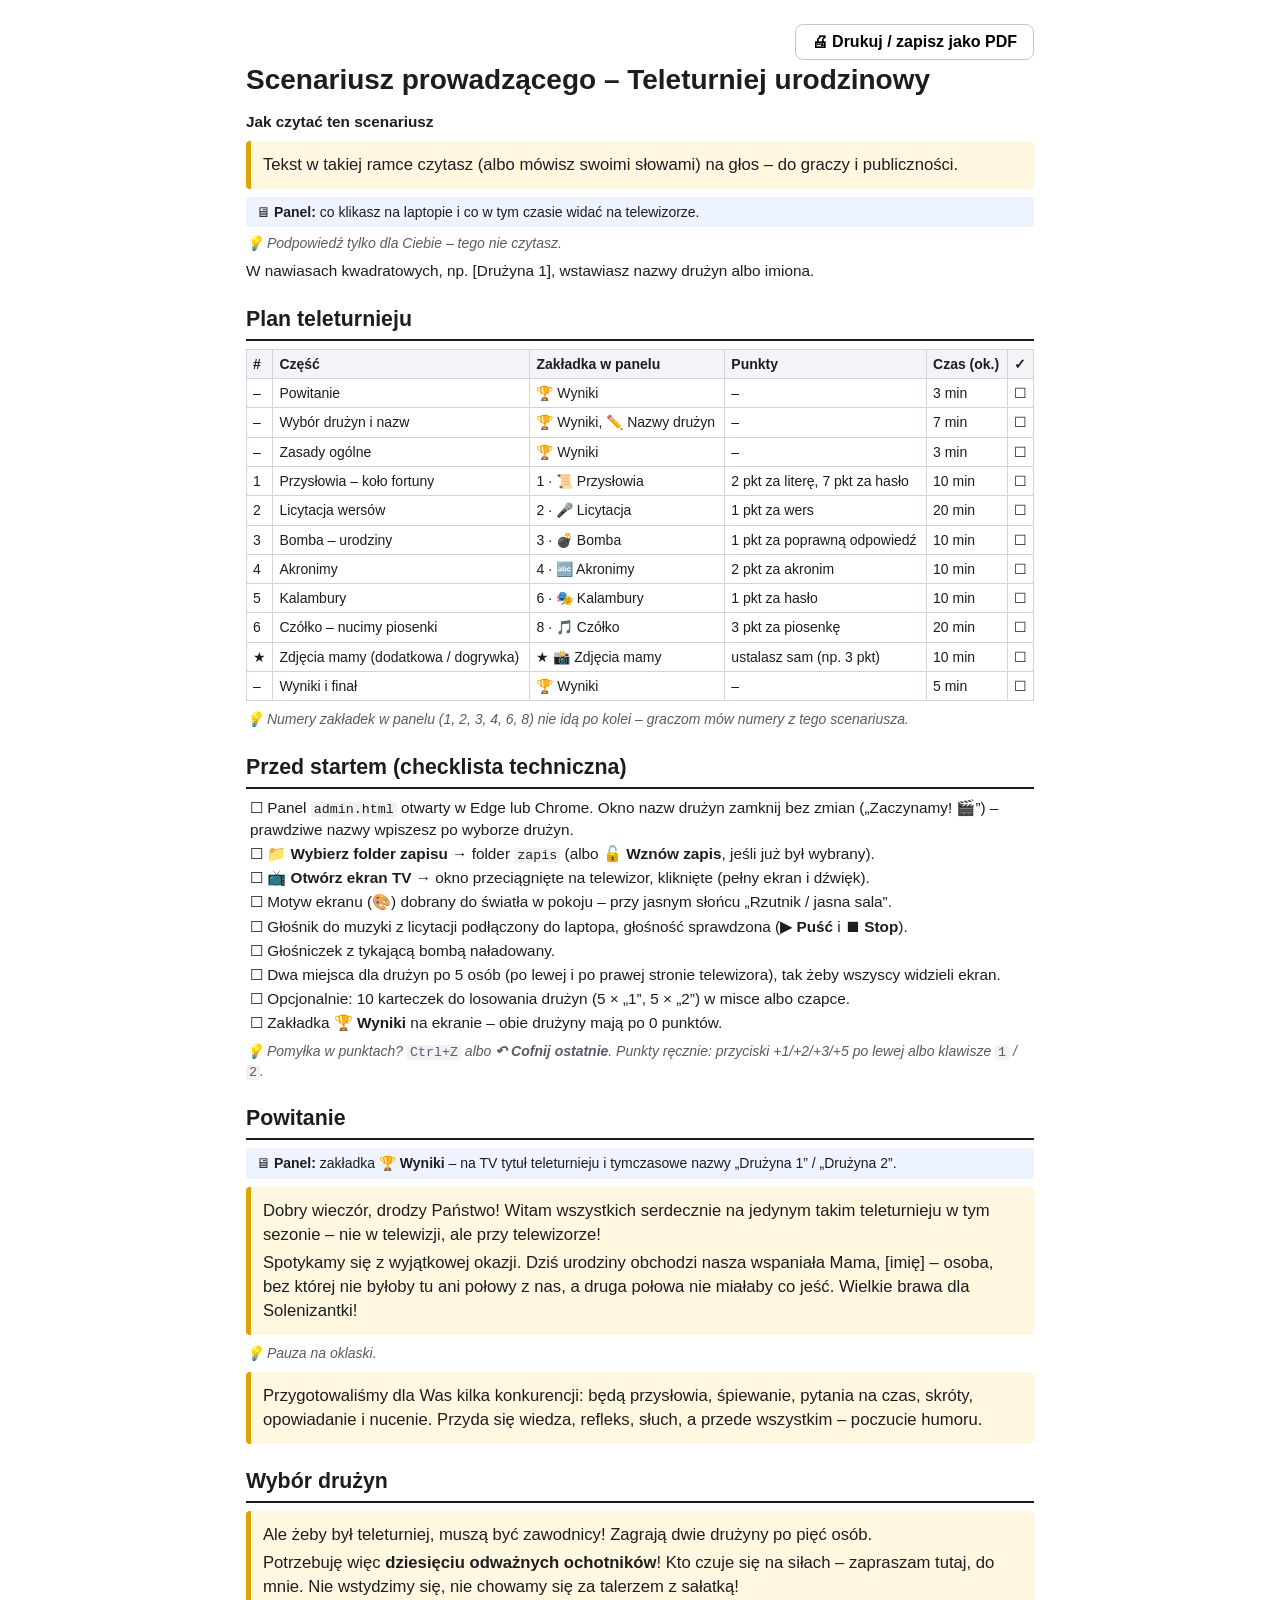
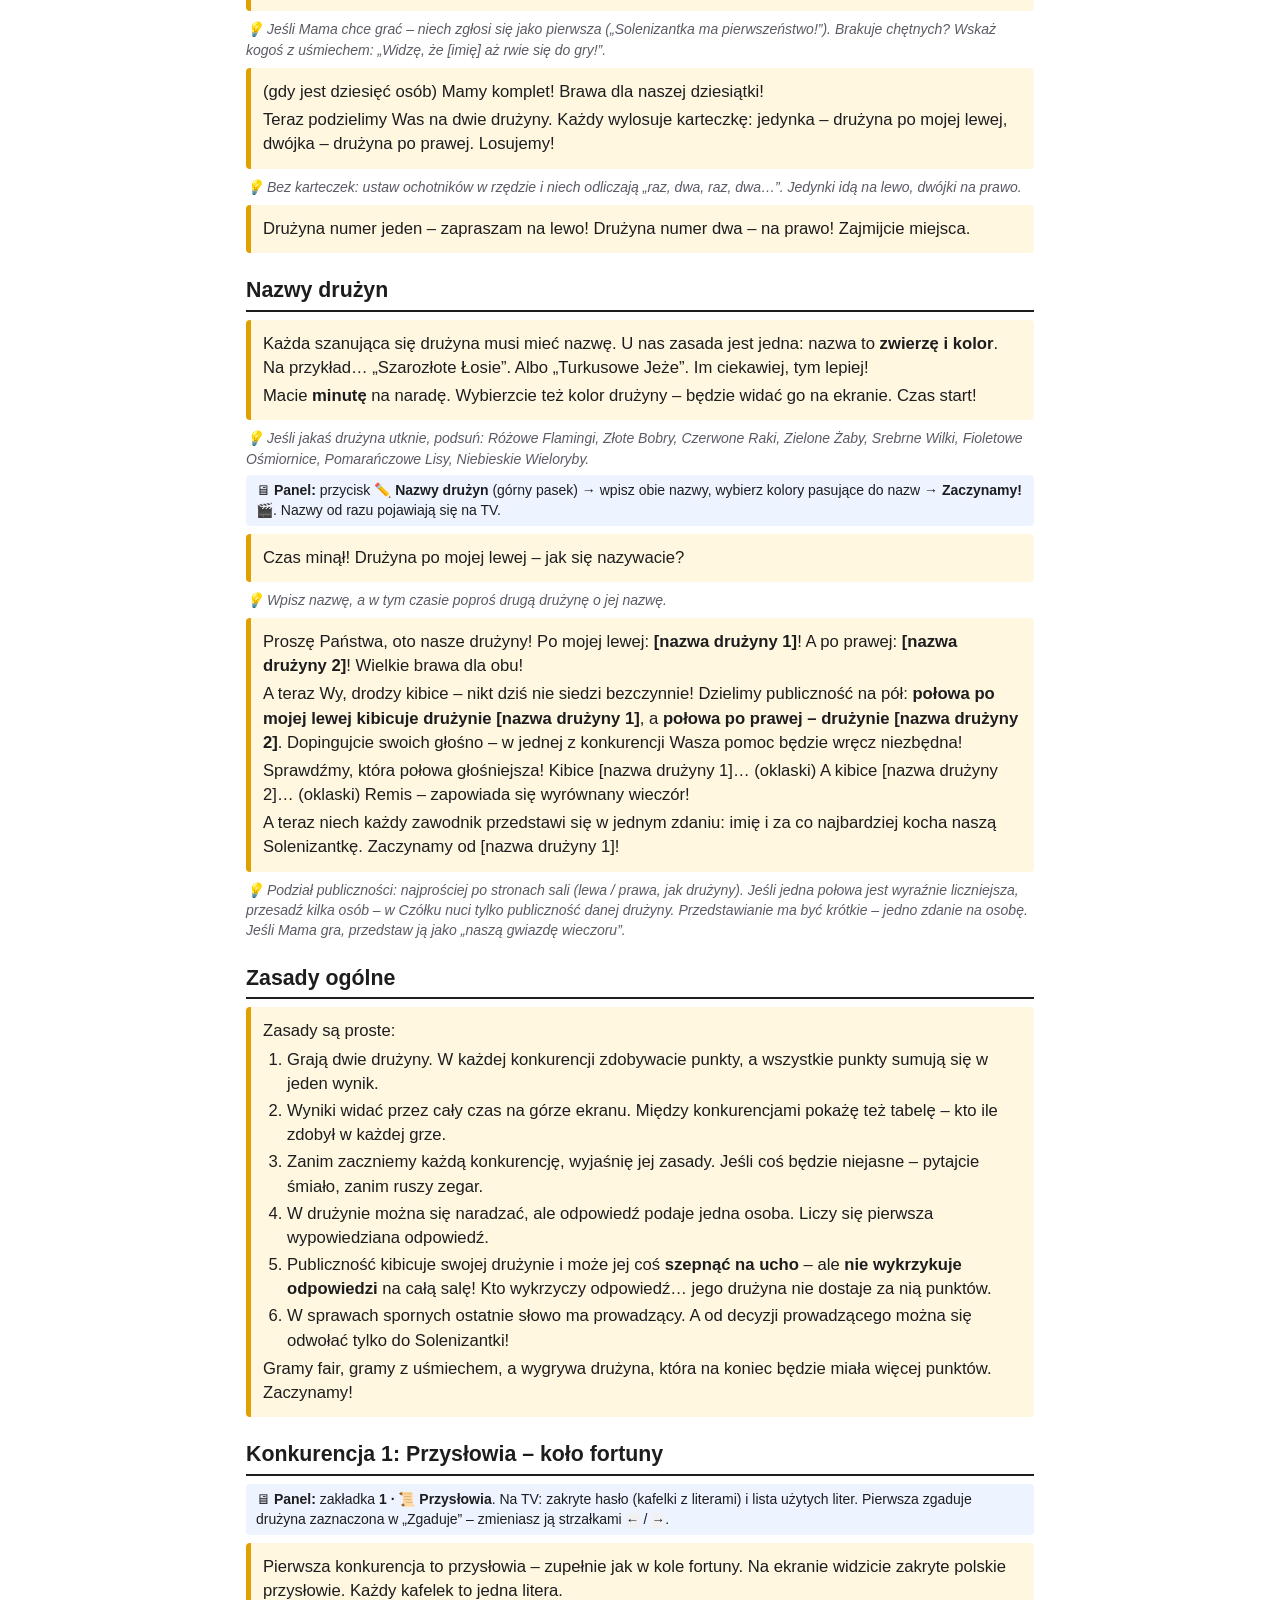
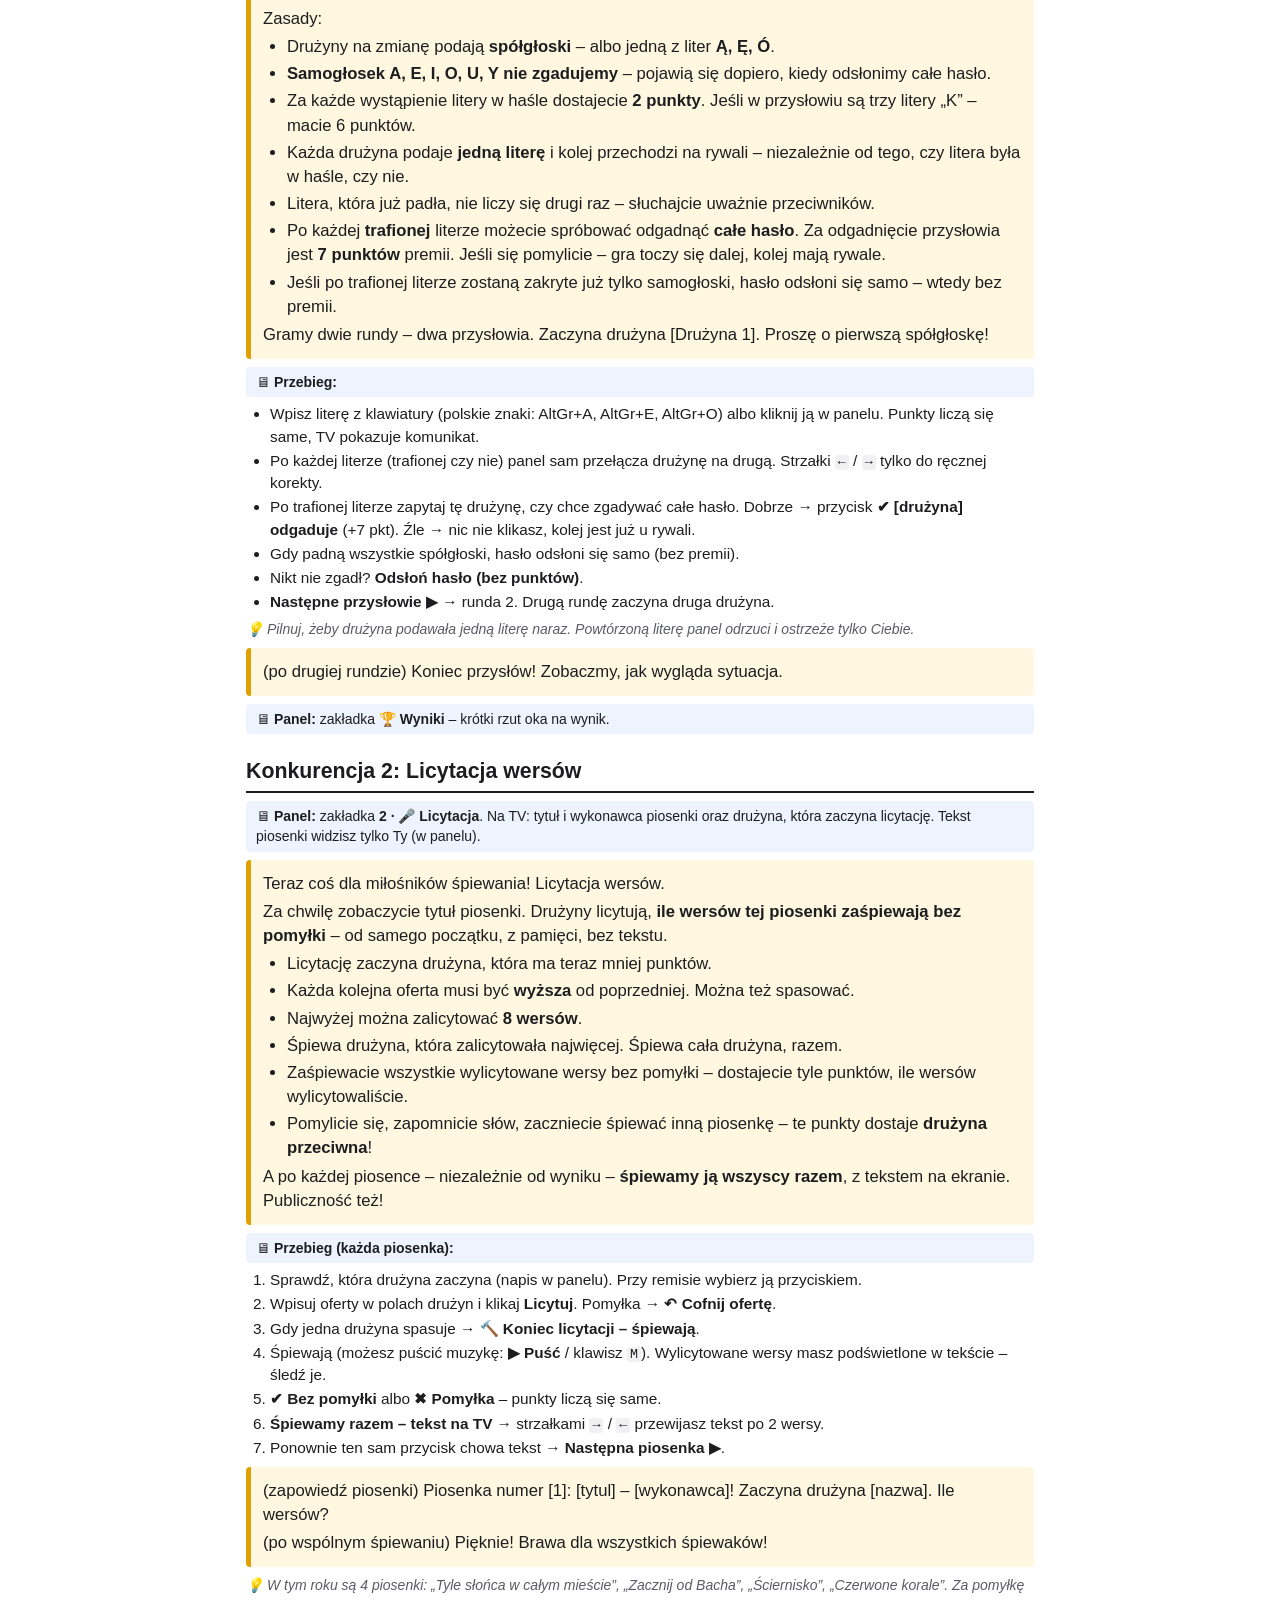
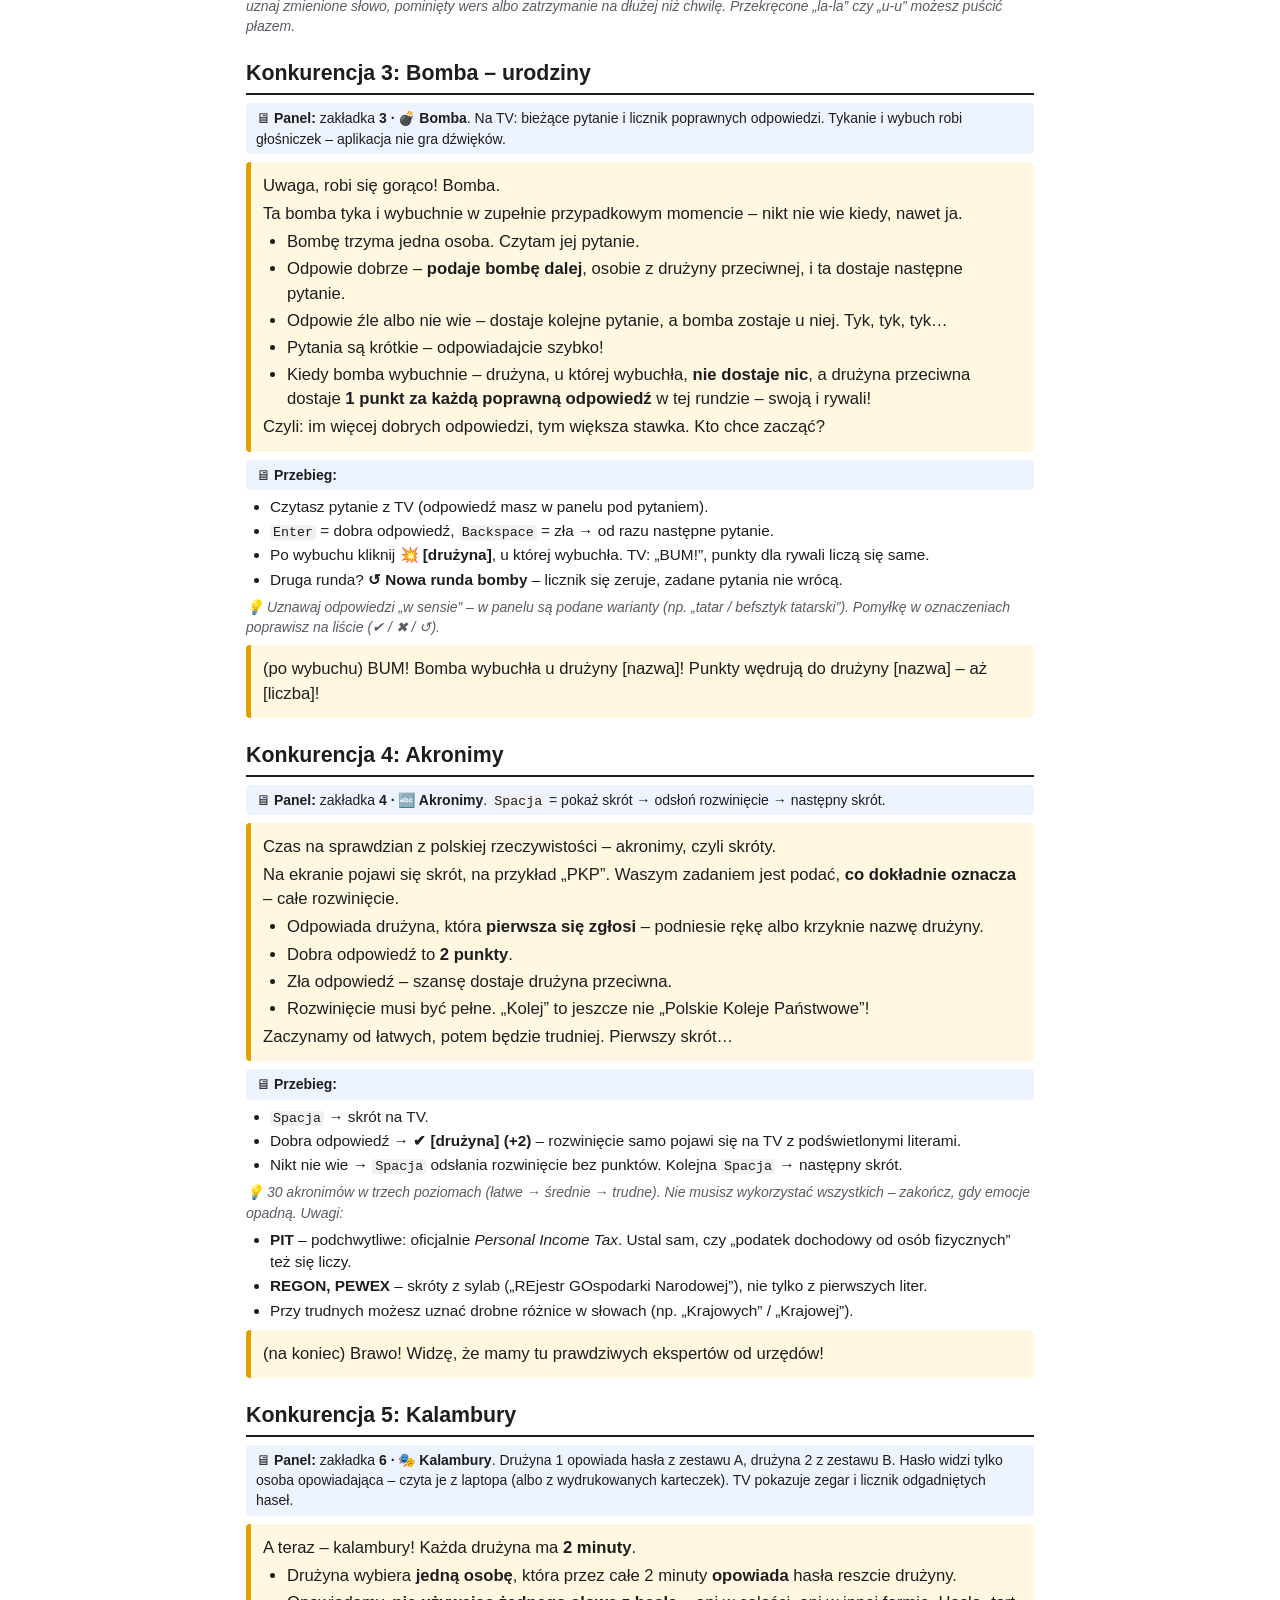
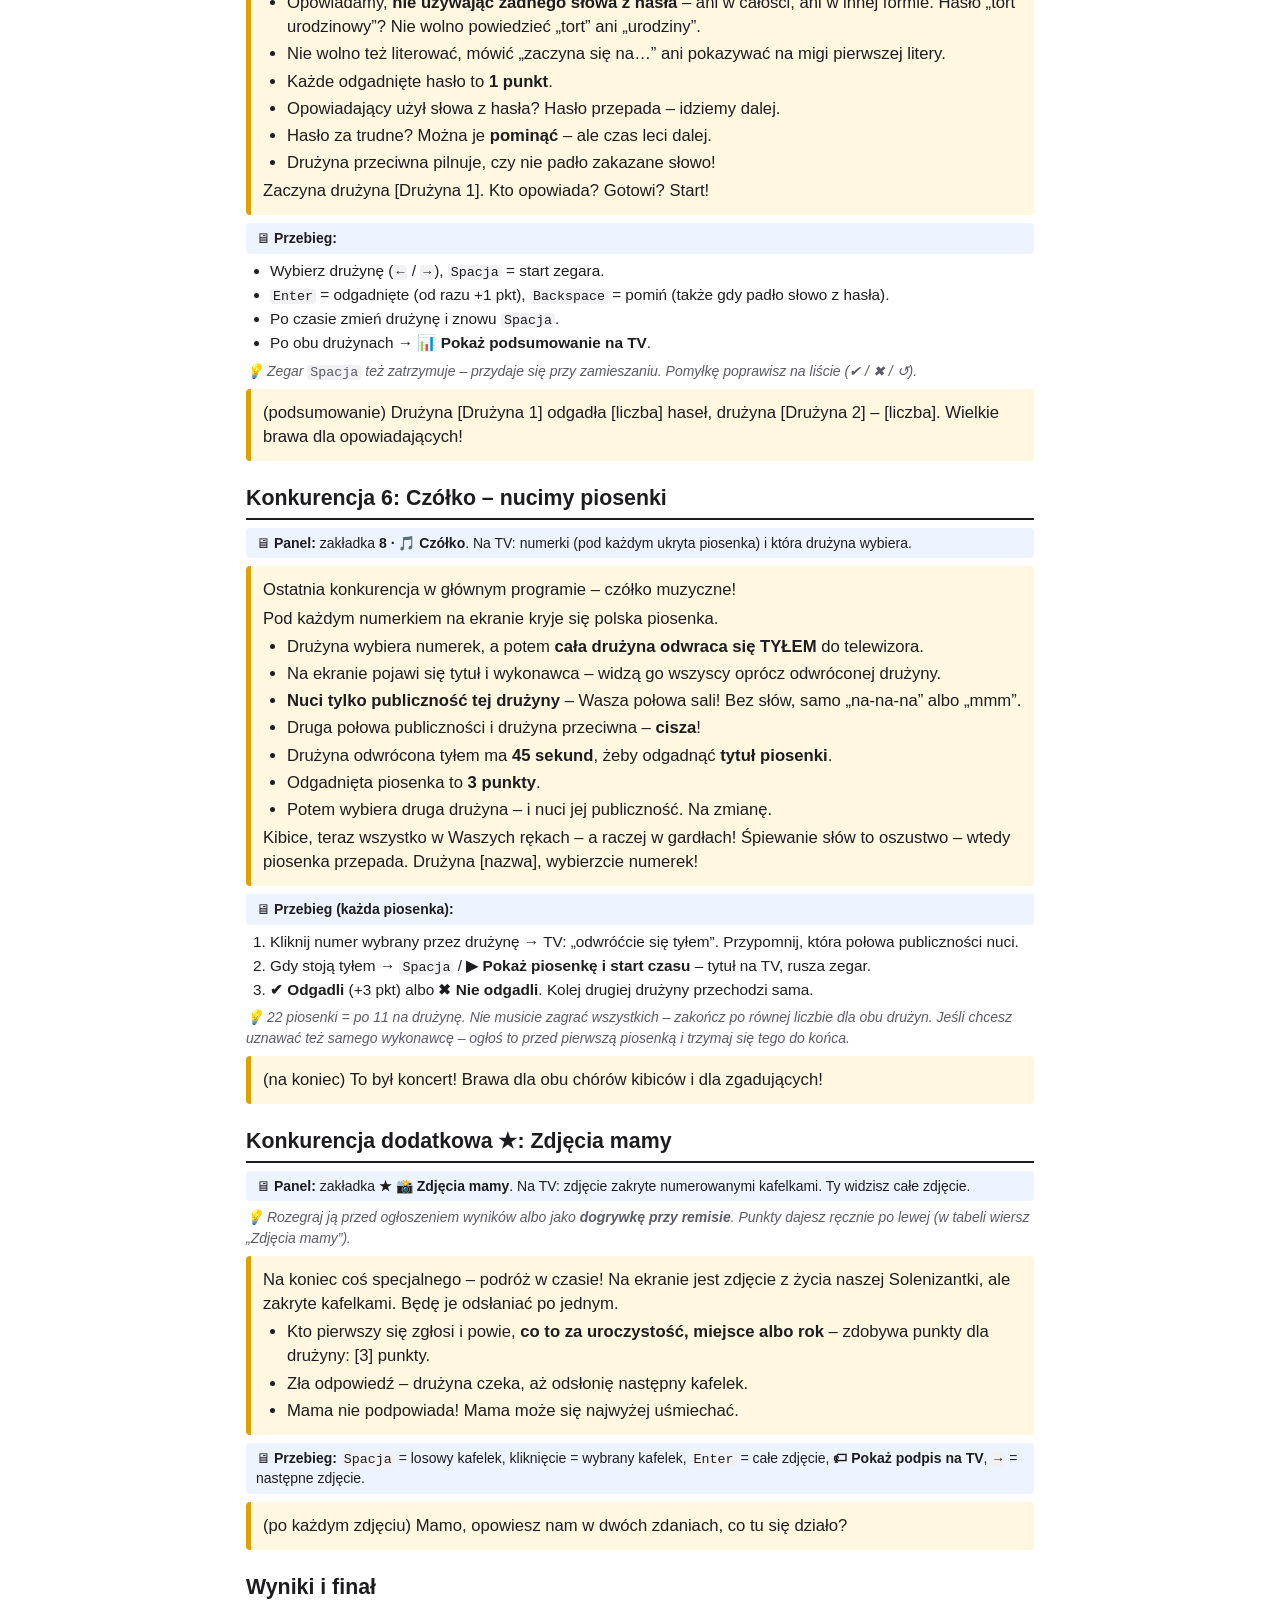
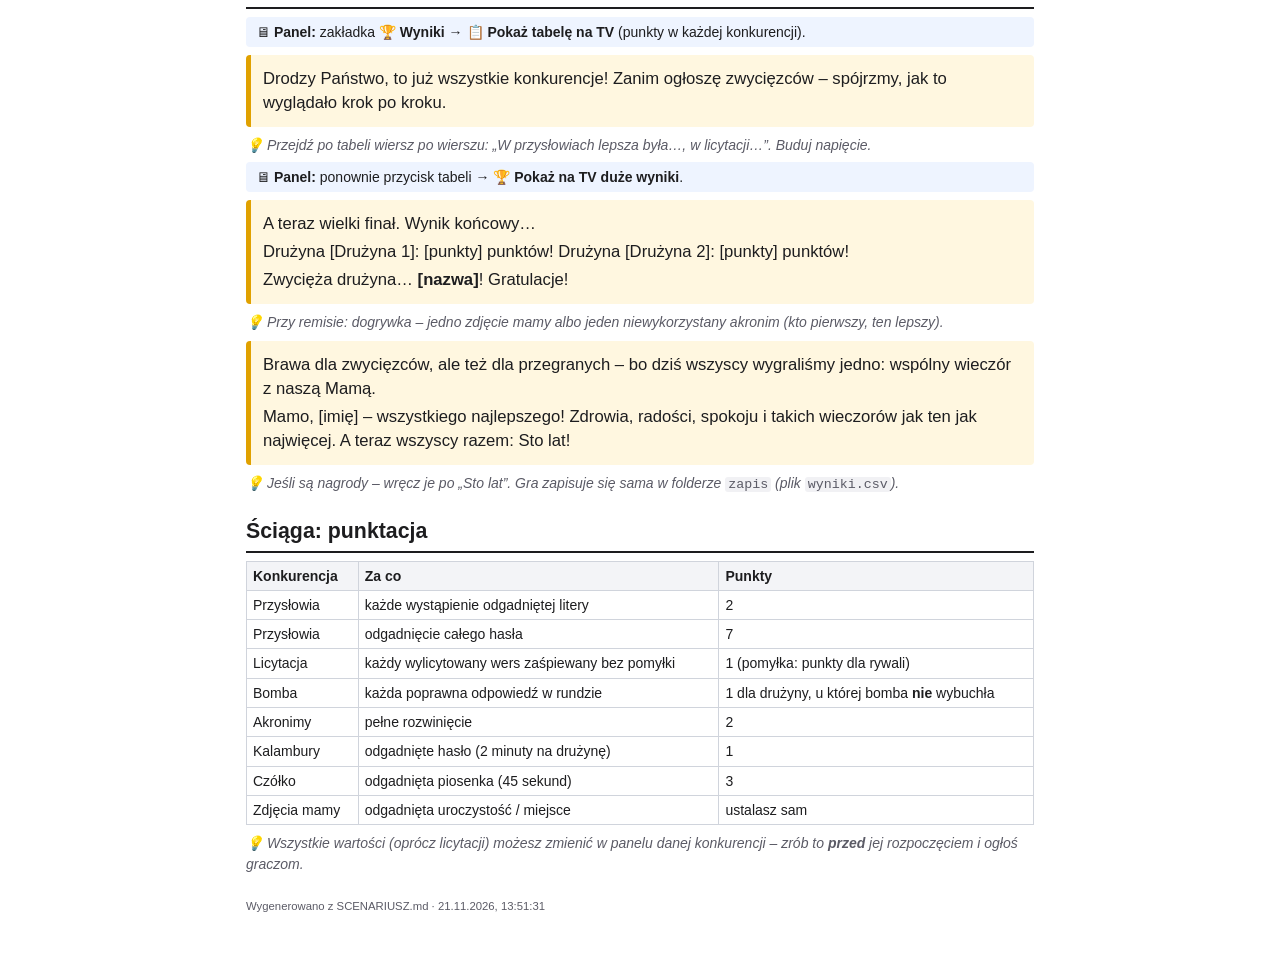
<file: scenariusz.html>
<!doctype html>
<html lang="pl">
<head>
<meta charset="utf-8">
<meta name="viewport" content="width=device-width, initial-scale=1">
<!-- Plik generowany z SCENARIUSZ.md poleceniem: node tools/scenariusz.js – nie edytuj ręcznie. zrodlo-sha1: 14fe671b9d3607f1fe57e3746a988cb0cabca67b -->
<title>Scenariusz prowadzącego – Teleturniej urodzinowy</title>
<style>
@page { size: A4; margin: 14mm 15mm 16mm; }
:root { --ink: #1d1d1f; --dim: #5b5b66; --quote: #fff7e0; --bar: #e0a100; --panel: #eef4ff; --line: #d0d4dc; }
* { box-sizing: border-box; }
body { margin: 0; background: #fff; color: var(--ink); font: 11.5pt/1.45 "Segoe UI", Arial, sans-serif; }
main { max-width: 820px; margin: 0 auto; padding: 24px 16px 48px; }
h1 { font-size: 21pt; margin: 0 0 10px; }
h2 { font-size: 16pt; margin: 22px 0 8px; padding-bottom: 4px; border-bottom: 2px solid var(--ink); break-after: avoid; }
h3 { font-size: 13pt; margin: 16px 0 6px; break-after: avoid; }
p { margin: 6px 0; }
blockquote { margin: 8px 0; padding: 8px 12px; background: var(--quote); border-left: 5px solid var(--bar); border-radius: 4px; font-size: 12.5pt; break-inside: avoid; }
blockquote p, blockquote ul, blockquote ol { margin: 4px 0; }
blockquote li { margin: 3px 0; }
p.panel { background: var(--panel); padding: 5px 10px; border-radius: 4px; font-size: 10.5pt; }
p.tip { color: var(--dim); font-size: 10.5pt; font-style: italic; }
ul, ol { margin: 6px 0; padding-left: 24px; }
li { margin: 2px 0; }
ul.checklist { list-style: none; padding-left: 4px; }
code { font: 10pt Consolas, monospace; background: #f1f1f4; padding: 0 3px; border-radius: 3px; }
table { width: 100%; border-collapse: collapse; margin: 8px 0; font-size: 10.5pt; break-inside: avoid; }
th, td { border: 1px solid var(--line); padding: 4px 6px; text-align: left; vertical-align: top; }
th { background: #f3f4f7; }
.src { color: var(--dim); font-size: 8.5pt; margin-top: 24px; }
.no-print { text-align: right; }
.no-print button { font: 600 12pt "Segoe UI", Arial, sans-serif; padding: 8px 16px; border-radius: 8px; border: 1px solid #c4c7cf; background: #fff; cursor: pointer; }
@media print {
  .no-print { display: none; }
  main { max-width: none; padding: 0; }
  h2.new-page { break-before: page; margin-top: 0; }
}</style>
</head>
<body>
<main>
<div class="no-print"><button onclick="window.print()">🖨 Drukuj / zapisz jako PDF</button></div>
<h1>Scenariusz prowadzącego – Teleturniej urodzinowy</h1>
<p><strong>Jak czytać ten scenariusz</strong></p>
<blockquote><p>Tekst w takiej ramce czytasz (albo mówisz swoimi słowami) na głos – do graczy i publiczności.</p></blockquote>
<p class="panel">🖥 <strong>Panel:</strong> co klikasz na laptopie i co w tym czasie widać na telewizorze.</p>
<p class="tip">💡 Podpowiedź tylko dla Ciebie – tego nie czytasz.</p>
<p>W nawiasach kwadratowych, np. [Drużyna 1], wstawiasz nazwy drużyn albo imiona.</p>
<h2>Plan teleturnieju</h2>
<table><thead><tr><th>#</th><th>Część</th><th>Zakładka w panelu</th><th>Punkty</th><th>Czas (ok.)</th><th>✓</th></tr></thead><tbody><tr><td>–</td><td>Powitanie</td><td>🏆 Wyniki</td><td>–</td><td>3 min</td><td>☐</td></tr><tr><td>–</td><td>Wybór drużyn i nazw</td><td>🏆 Wyniki, ✏️ Nazwy drużyn</td><td>–</td><td>7 min</td><td>☐</td></tr><tr><td>–</td><td>Zasady ogólne</td><td>🏆 Wyniki</td><td>–</td><td>3 min</td><td>☐</td></tr><tr><td>1</td><td>Przysłowia – koło fortuny</td><td>1 · 📜 Przysłowia</td><td>2 pkt za literę, 7 pkt za hasło</td><td>10 min</td><td>☐</td></tr><tr><td>2</td><td>Licytacja wersów</td><td>2 · 🎤 Licytacja</td><td>1 pkt za wers</td><td>20 min</td><td>☐</td></tr><tr><td>3</td><td>Bomba – urodziny</td><td>3 · 💣 Bomba</td><td>1 pkt za poprawną odpowiedź</td><td>10 min</td><td>☐</td></tr><tr><td>4</td><td>Akronimy</td><td>4 · 🔤 Akronimy</td><td>2 pkt za akronim</td><td>10 min</td><td>☐</td></tr><tr><td>5</td><td>Kalambury</td><td>6 · 🎭 Kalambury</td><td>1 pkt za hasło</td><td>10 min</td><td>☐</td></tr><tr><td>6</td><td>Czółko – nucimy piosenki</td><td>8 · 🎵 Czółko</td><td>3 pkt za piosenkę</td><td>20 min</td><td>☐</td></tr><tr><td>★</td><td>Zdjęcia mamy (dodatkowa / dogrywka)</td><td>★ 📸 Zdjęcia mamy</td><td>ustalasz sam (np. 3 pkt)</td><td>10 min</td><td>☐</td></tr><tr><td>–</td><td>Wyniki i finał</td><td>🏆 Wyniki</td><td>–</td><td>5 min</td><td>☐</td></tr></tbody></table>
<p class="tip">💡 Numery zakładek w panelu (1, 2, 3, 4, 6, 8) nie idą po kolei – graczom mów numery z tego scenariusza.</p>
<h2>Przed startem (checklista techniczna)</h2>
<ul class="checklist"><li>☐ Panel <code>admin.html</code> otwarty w Edge lub Chrome. Okno nazw drużyn zamknij bez zmian („Zaczynamy! 🎬”) – prawdziwe nazwy wpiszesz po wyborze drużyn.</li><li>☐ <strong>📁 Wybierz folder zapisu</strong> → folder <code>zapis</code> (albo <strong>🔓 Wznów zapis</strong>, jeśli już był wybrany).</li><li>☐ <strong>📺 Otwórz ekran TV</strong> → okno przeciągnięte na telewizor, kliknięte (pełny ekran i dźwięk).</li><li>☐ Motyw ekranu (🎨) dobrany do światła w pokoju – przy jasnym słońcu „Rzutnik / jasna sala”.</li><li>☐ Głośnik do muzyki z licytacji podłączony do laptopa, głośność sprawdzona (<strong>▶ Puść</strong> i <strong>⏹ Stop</strong>).</li><li>☐ Głośniczek z tykającą bombą naładowany.</li><li>☐ Dwa miejsca dla drużyn po 5 osób (po lewej i po prawej stronie telewizora), tak żeby wszyscy widzieli ekran.</li><li>☐ Opcjonalnie: 10 karteczek do losowania drużyn (5 × „1”, 5 × „2”) w misce albo czapce.</li><li>☐ Zakładka <strong>🏆 Wyniki</strong> na ekranie – obie drużyny mają po 0 punktów.</li></ul>
<p class="tip">💡 Pomyłka w punktach? <code>Ctrl+Z</code> albo <strong>↶ Cofnij ostatnie</strong>. Punkty ręcznie: przyciski +1/+2/+3/+5 po lewej albo klawisze <code>1</code> / <code>2</code>.</p>
<h2>Powitanie</h2>
<p class="panel">🖥 <strong>Panel:</strong> zakładka <strong>🏆 Wyniki</strong> – na TV tytuł teleturnieju i tymczasowe nazwy „Drużyna 1” / „Drużyna 2”.</p>
<blockquote><p>Dobry wieczór, drodzy Państwo! Witam wszystkich serdecznie na jedynym takim teleturnieju w tym sezonie – nie w telewizji, ale przy telewizorze!</p>
<p>Spotykamy się z wyjątkowej okazji. Dziś urodziny obchodzi nasza wspaniała Mama, [imię] – osoba, bez której nie byłoby tu ani połowy z nas, a druga połowa nie miałaby co jeść. Wielkie brawa dla Solenizantki!</p></blockquote>
<p class="tip">💡 Pauza na oklaski.</p>
<blockquote><p>Przygotowaliśmy dla Was kilka konkurencji: będą przysłowia, śpiewanie, pytania na czas, skróty, opowiadanie i nucenie. Przyda się wiedza, refleks, słuch, a przede wszystkim – poczucie humoru.</p></blockquote>
<h2>Wybór drużyn</h2>
<blockquote><p>Ale żeby był teleturniej, muszą być zawodnicy! Zagrają dwie drużyny po pięć osób.</p>
<p>Potrzebuję więc <strong>dziesięciu odważnych ochotników</strong>! Kto czuje się na siłach – zapraszam tutaj, do mnie. Nie wstydzimy się, nie chowamy się za talerzem z sałatką!</p></blockquote>
<p class="tip">💡 Jeśli Mama chce grać – niech zgłosi się jako pierwsza („Solenizantka ma pierwszeństwo!”). Brakuje chętnych? Wskaż kogoś z uśmiechem: „Widzę, że [imię] aż rwie się do gry!”.</p>
<blockquote><p>(gdy jest dziesięć osób) Mamy komplet! Brawa dla naszej dziesiątki!</p>
<p>Teraz podzielimy Was na dwie drużyny. Każdy wylosuje karteczkę: jedynka – drużyna po mojej lewej, dwójka – drużyna po prawej. Losujemy!</p></blockquote>
<p class="tip">💡 Bez karteczek: ustaw ochotników w rzędzie i niech odliczają „raz, dwa, raz, dwa…”. Jedynki idą na lewo, dwójki na prawo.</p>
<blockquote><p>Drużyna numer jeden – zapraszam na lewo! Drużyna numer dwa – na prawo! Zajmijcie miejsca.</p></blockquote>
<h2>Nazwy drużyn</h2>
<blockquote><p>Każda szanująca się drużyna musi mieć nazwę. U nas zasada jest jedna: nazwa to <strong>zwierzę i kolor</strong>. Na przykład… „Szarozłote Łosie”. Albo „Turkusowe Jeże”. Im ciekawiej, tym lepiej!</p>
<p>Macie <strong>minutę</strong> na naradę. Wybierzcie też kolor drużyny – będzie widać go na ekranie. Czas start!</p></blockquote>
<p class="tip">💡 Jeśli jakaś drużyna utknie, podsuń: Różowe Flamingi, Złote Bobry, Czerwone Raki, Zielone Żaby, Srebrne Wilki, Fioletowe Ośmiornice, Pomarańczowe Lisy, Niebieskie Wieloryby.</p>
<p class="panel">🖥 <strong>Panel:</strong> przycisk <strong>✏️ Nazwy drużyn</strong> (górny pasek) → wpisz obie nazwy, wybierz kolory pasujące do nazw → <strong>Zaczynamy! 🎬</strong>. Nazwy od razu pojawiają się na TV.</p>
<blockquote><p>Czas minął! Drużyna po mojej lewej – jak się nazywacie?</p></blockquote>
<p class="tip">💡 Wpisz nazwę, a w tym czasie poproś drugą drużynę o jej nazwę.</p>
<blockquote><p>Proszę Państwa, oto nasze drużyny! Po mojej lewej: <strong>[nazwa drużyny 1]</strong>! A po prawej: <strong>[nazwa drużyny 2]</strong>! Wielkie brawa dla obu!</p>
<p>A teraz Wy, drodzy kibice – nikt dziś nie siedzi bezczynnie! Dzielimy publiczność na pół: <strong>połowa po mojej lewej kibicuje drużynie [nazwa drużyny 1]</strong>, a <strong>połowa po prawej – drużynie [nazwa drużyny 2]</strong>. Dopingujcie swoich głośno – w jednej z konkurencji Wasza pomoc będzie wręcz niezbędna!</p>
<p>Sprawdźmy, która połowa głośniejsza! Kibice [nazwa drużyny 1]… (oklaski) A kibice [nazwa drużyny 2]… (oklaski) Remis – zapowiada się wyrównany wieczór!</p>
<p>A teraz niech każdy zawodnik przedstawi się w jednym zdaniu: imię i za co najbardziej kocha naszą Solenizantkę. Zaczynamy od [nazwa drużyny 1]!</p></blockquote>
<p class="tip">💡 Podział publiczności: najprościej po stronach sali (lewa / prawa, jak drużyny). Jeśli jedna połowa jest wyraźnie liczniejsza, przesadź kilka osób – w Czółku nuci tylko publiczność danej drużyny. Przedstawianie ma być krótkie – jedno zdanie na osobę. Jeśli Mama gra, przedstaw ją jako „naszą gwiazdę wieczoru”.</p>
<h2>Zasady ogólne</h2>
<blockquote><p>Zasady są proste:</p>
<ol><li>Grają dwie drużyny. W każdej konkurencji zdobywacie punkty, a wszystkie punkty sumują się w jeden wynik.</li><li>Wyniki widać przez cały czas na górze ekranu. Między konkurencjami pokażę też tabelę – kto ile zdobył w każdej grze.</li><li>Zanim zaczniemy każdą konkurencję, wyjaśnię jej zasady. Jeśli coś będzie niejasne – pytajcie śmiało, zanim ruszy zegar.</li><li>W drużynie można się naradzać, ale odpowiedź podaje jedna osoba. Liczy się pierwsza wypowiedziana odpowiedź.</li><li>Publiczność kibicuje swojej drużynie i może jej coś <strong>szepnąć na ucho</strong> – ale <strong>nie wykrzykuje odpowiedzi</strong> na całą salę! Kto wykrzyczy odpowiedź… jego drużyna nie dostaje za nią punktów.</li><li>W sprawach spornych ostatnie słowo ma prowadzący. A od decyzji prowadzącego można się odwołać tylko do Solenizantki!</li></ol>
<p>Gramy fair, gramy z uśmiechem, a wygrywa drużyna, która na koniec będzie miała więcej punktów. Zaczynamy!</p></blockquote>
<h2 class="new-page">Konkurencja 1: Przysłowia – koło fortuny</h2>
<p class="panel">🖥 <strong>Panel:</strong> zakładka <strong>1 · 📜 Przysłowia</strong>. Na TV: zakryte hasło (kafelki z literami) i lista użytych liter. Pierwsza zgaduje drużyna zaznaczona w „Zgaduje” – zmieniasz ją strzałkami <code>←</code> / <code>→</code>.</p>
<blockquote><p>Pierwsza konkurencja to przysłowia – zupełnie jak w kole fortuny. Na ekranie widzicie zakryte polskie przysłowie. Każdy kafelek to jedna litera.</p>
<p>Zasady:</p>
<ul><li>Drużyny na zmianę podają <strong>spółgłoski</strong> – albo jedną z liter <strong>Ą, Ę, Ó</strong>.</li><li><strong>Samogłosek A, E, I, O, U, Y nie zgadujemy</strong> – pojawią się dopiero, kiedy odsłonimy całe hasło.</li><li>Za każde wystąpienie litery w haśle dostajecie <strong>2 punkty</strong>. Jeśli w przysłowiu są trzy litery „K” – macie 6 punktów.</li><li>Każda drużyna podaje <strong>jedną literę</strong> i kolej przechodzi na rywali – niezależnie od tego, czy litera była w haśle, czy nie.</li><li>Litera, która już padła, nie liczy się drugi raz – słuchajcie uważnie przeciwników.</li><li>Po każdej <strong>trafionej</strong> literze możecie spróbować odgadnąć <strong>całe hasło</strong>. Za odgadnięcie przysłowia jest <strong>7 punktów</strong> premii. Jeśli się pomylicie – gra toczy się dalej, kolej mają rywale.</li><li>Jeśli po trafionej literze zostaną zakryte już tylko samogłoski, hasło odsłoni się samo – wtedy bez premii.</li></ul>
<p>Gramy dwie rundy – dwa przysłowia. Zaczyna drużyna [Drużyna 1]. Proszę o pierwszą spółgłoskę!</p></blockquote>
<p class="panel">🖥 <strong>Przebieg:</strong></p>
<ul><li>Wpisz literę z klawiatury (polskie znaki: AltGr+A, AltGr+E, AltGr+O) albo kliknij ją w panelu. Punkty liczą się same, TV pokazuje komunikat.</li><li>Po każdej literze (trafionej czy nie) panel sam przełącza drużynę na drugą. Strzałki <code>←</code> / <code>→</code> tylko do ręcznej korekty.</li><li>Po trafionej literze zapytaj tę drużynę, czy chce zgadywać całe hasło. Dobrze → przycisk <strong>✔ [drużyna] odgaduje</strong> (+7 pkt). Źle → nic nie klikasz, kolej jest już u rywali.</li><li>Gdy padną wszystkie spółgłoski, hasło odsłoni się samo (bez premii).</li><li>Nikt nie zgadł? <strong>Odsłoń hasło (bez punktów)</strong>.</li><li><strong>Następne przysłowie ▶</strong> → runda 2. Drugą rundę zaczyna druga drużyna.</li></ul>
<p class="tip">💡 Pilnuj, żeby drużyna podawała jedną literę naraz. Powtórzoną literę panel odrzuci i ostrzeże tylko Ciebie.</p>
<blockquote><p>(po drugiej rundzie) Koniec przysłów! Zobaczmy, jak wygląda sytuacja.</p></blockquote>
<p class="panel">🖥 <strong>Panel:</strong> zakładka <strong>🏆 Wyniki</strong> – krótki rzut oka na wynik.</p>
<h2 class="new-page">Konkurencja 2: Licytacja wersów</h2>
<p class="panel">🖥 <strong>Panel:</strong> zakładka <strong>2 · 🎤 Licytacja</strong>. Na TV: tytuł i wykonawca piosenki oraz drużyna, która zaczyna licytację. Tekst piosenki widzisz tylko Ty (w panelu).</p>
<blockquote><p>Teraz coś dla miłośników śpiewania! Licytacja wersów.</p>
<p>Za chwilę zobaczycie tytuł piosenki. Drużyny licytują, <strong>ile wersów tej piosenki zaśpiewają bez pomyłki</strong> – od samego początku, z pamięci, bez tekstu.</p>
<ul><li>Licytację zaczyna drużyna, która ma teraz mniej punktów.</li><li>Każda kolejna oferta musi być <strong>wyższa</strong> od poprzedniej. Można też spasować.</li><li>Najwyżej można zalicytować <strong>8 wersów</strong>.</li><li>Śpiewa drużyna, która zalicytowała najwięcej. Śpiewa cała drużyna, razem.</li><li>Zaśpiewacie wszystkie wylicytowane wersy bez pomyłki – dostajecie tyle punktów, ile wersów wylicytowaliście.</li><li>Pomylicie się, zapomnicie słów, zaczniecie śpiewać inną piosenkę – te punkty dostaje <strong>drużyna przeciwna</strong>!</li></ul>
<p>A po każdej piosence – niezależnie od wyniku – <strong>śpiewamy ją wszyscy razem</strong>, z tekstem na ekranie. Publiczność też!</p></blockquote>
<p class="panel">🖥 <strong>Przebieg (każda piosenka):</strong></p>
<ol><li>Sprawdź, która drużyna zaczyna (napis w panelu). Przy remisie wybierz ją przyciskiem.</li><li>Wpisuj oferty w polach drużyn i klikaj <strong>Licytuj</strong>. Pomyłka → <strong>↶ Cofnij ofertę</strong>.</li><li>Gdy jedna drużyna spasuje → <strong>🔨 Koniec licytacji – śpiewają</strong>.</li><li>Śpiewają (możesz puścić muzykę: <strong>▶ Puść</strong> / klawisz <code>M</code>). Wylicytowane wersy masz podświetlone w tekście – śledź je.</li><li><strong>✔ Bez pomyłki</strong> albo <strong>✖ Pomyłka</strong> – punkty liczą się same.</li><li><strong>Śpiewamy razem – tekst na TV</strong> → strzałkami <code>→</code> / <code>←</code> przewijasz tekst po 2 wersy.</li><li>Ponownie ten sam przycisk chowa tekst → <strong>Następna piosenka ▶</strong>.</li></ol>
<blockquote><p>(zapowiedź piosenki) Piosenka numer [1]: [tytul] – [wykonawca]! Zaczyna drużyna [nazwa]. Ile wersów?</p>
<p>(po wspólnym śpiewaniu) Pięknie! Brawa dla wszystkich śpiewaków!</p></blockquote>
<p class="tip">💡 W tym roku są 4 piosenki: „Tyle słońca w całym mieście”, „Zacznij od Bacha”, „Ściernisko”, „Czerwone korale”. Za pomyłkę uznaj zmienione słowo, pominięty wers albo zatrzymanie na dłużej niż chwilę. Przekręcone „la-la” czy „u-u” możesz puścić płazem.</p>
<h2 class="new-page">Konkurencja 3: Bomba – urodziny</h2>
<p class="panel">🖥 <strong>Panel:</strong> zakładka <strong>3 · 💣 Bomba</strong>. Na TV: bieżące pytanie i licznik poprawnych odpowiedzi. Tykanie i wybuch robi głośniczek – aplikacja nie gra dźwięków.</p>
<blockquote><p>Uwaga, robi się gorąco! Bomba.</p>
<p>Ta bomba tyka i wybuchnie w zupełnie przypadkowym momencie – nikt nie wie kiedy, nawet ja.</p>
<ul><li>Bombę trzyma jedna osoba. Czytam jej pytanie.</li><li>Odpowie dobrze – <strong>podaje bombę dalej</strong>, osobie z drużyny przeciwnej, i ta dostaje następne pytanie.</li><li>Odpowie źle albo nie wie – dostaje kolejne pytanie, a bomba zostaje u niej. Tyk, tyk, tyk…</li><li>Pytania są krótkie – odpowiadajcie szybko!</li><li>Kiedy bomba wybuchnie – drużyna, u której wybuchła, <strong>nie dostaje nic</strong>, a drużyna przeciwna dostaje <strong>1 punkt za każdą poprawną odpowiedź</strong> w tej rundzie – swoją i rywali!</li></ul>
<p>Czyli: im więcej dobrych odpowiedzi, tym większa stawka. Kto chce zacząć?</p></blockquote>
<p class="panel">🖥 <strong>Przebieg:</strong></p>
<ul><li>Czytasz pytanie z TV (odpowiedź masz w panelu pod pytaniem).</li><li><code>Enter</code> = dobra odpowiedź, <code>Backspace</code> = zła → od razu następne pytanie.</li><li>Po wybuchu kliknij <strong>💥 [drużyna]</strong>, u której wybuchła. TV: „BUM!”, punkty dla rywali liczą się same.</li><li>Druga runda? <strong>↺ Nowa runda bomby</strong> – licznik się zeruje, zadane pytania nie wrócą.</li></ul>
<p class="tip">💡 Uznawaj odpowiedzi „w sensie” – w panelu są podane warianty (np. „tatar / befsztyk tatarski”). Pomyłkę w oznaczeniach poprawisz na liście (✔ / ✖ / ↺).</p>
<blockquote><p>(po wybuchu) BUM! Bomba wybuchła u drużyny [nazwa]! Punkty wędrują do drużyny [nazwa] – aż [liczba]!</p></blockquote>
<h2 class="new-page">Konkurencja 4: Akronimy</h2>
<p class="panel">🖥 <strong>Panel:</strong> zakładka <strong>4 · 🔤 Akronimy</strong>. <code>Spacja</code> = pokaż skrót → odsłoń rozwinięcie → następny skrót.</p>
<blockquote><p>Czas na sprawdzian z polskiej rzeczywistości – akronimy, czyli skróty.</p>
<p>Na ekranie pojawi się skrót, na przykład „PKP”. Waszym zadaniem jest podać, <strong>co dokładnie oznacza</strong> – całe rozwinięcie.</p>
<ul><li>Odpowiada drużyna, która <strong>pierwsza się zgłosi</strong> – podniesie rękę albo krzyknie nazwę drużyny.</li><li>Dobra odpowiedź to <strong>2 punkty</strong>.</li><li>Zła odpowiedź – szansę dostaje drużyna przeciwna.</li><li>Rozwinięcie musi być pełne. „Kolej” to jeszcze nie „Polskie Koleje Państwowe”!</li></ul>
<p>Zaczynamy od łatwych, potem będzie trudniej. Pierwszy skrót…</p></blockquote>
<p class="panel">🖥 <strong>Przebieg:</strong></p>
<ul><li><code>Spacja</code> → skrót na TV.</li><li>Dobra odpowiedź → <strong>✔ [drużyna] (+2)</strong> – rozwinięcie samo pojawi się na TV z podświetlonymi literami.</li><li>Nikt nie wie → <code>Spacja</code> odsłania rozwinięcie bez punktów. Kolejna <code>Spacja</code> → następny skrót.</li></ul>
<p class="tip">💡 30 akronimów w trzech poziomach (łatwe → średnie → trudne). Nie musisz wykorzystać wszystkich – zakończ, gdy emocje opadną. Uwagi:</p>
<ul><li><strong>PIT</strong> – podchwytliwe: oficjalnie <em>Personal Income Tax</em>. Ustal sam, czy „podatek dochodowy od osób fizycznych” też się liczy.</li><li><strong>REGON, PEWEX</strong> – skróty z sylab („REjestr GOspodarki Narodowej”), nie tylko z pierwszych liter.</li><li>Przy trudnych możesz uznać drobne różnice w słowach (np. „Krajowych” / „Krajowej”).</li></ul>
<blockquote><p>(na koniec) Brawo! Widzę, że mamy tu prawdziwych ekspertów od urzędów!</p></blockquote>
<h2 class="new-page">Konkurencja 5: Kalambury</h2>
<p class="panel">🖥 <strong>Panel:</strong> zakładka <strong>6 · 🎭 Kalambury</strong>. Drużyna 1 opowiada hasła z zestawu A, drużyna 2 z zestawu B. Hasło widzi tylko osoba opowiadająca – czyta je z laptopa (albo z wydrukowanych karteczek). TV pokazuje zegar i licznik odgadniętych haseł.</p>
<blockquote><p>A teraz – kalambury! Każda drużyna ma <strong>2 minuty</strong>.</p>
<ul><li>Drużyna wybiera <strong>jedną osobę</strong>, która przez całe 2 minuty <strong>opowiada</strong> hasła reszcie drużyny.</li><li>Opowiadamy, <strong>nie używając żadnego słowa z hasła</strong> – ani w całości, ani w innej formie. Hasło „tort urodzinowy”? Nie wolno powiedzieć „tort” ani „urodziny”.</li><li>Nie wolno też literować, mówić „zaczyna się na…” ani pokazywać na migi pierwszej litery.</li><li>Każde odgadnięte hasło to <strong>1 punkt</strong>.</li><li>Opowiadający użył słowa z hasła? Hasło przepada – idziemy dalej.</li><li>Hasło za trudne? Można je <strong>pominąć</strong> – ale czas leci dalej.</li><li>Drużyna przeciwna pilnuje, czy nie padło zakazane słowo!</li></ul>
<p>Zaczyna drużyna [Drużyna 1]. Kto opowiada? Gotowi? Start!</p></blockquote>
<p class="panel">🖥 <strong>Przebieg:</strong></p>
<ul><li>Wybierz drużynę (<code>←</code> / <code>→</code>), <code>Spacja</code> = start zegara.</li><li><code>Enter</code> = odgadnięte (od razu +1 pkt), <code>Backspace</code> = pomiń (także gdy padło słowo z hasła).</li><li>Po czasie zmień drużynę i znowu <code>Spacja</code>.</li><li>Po obu drużynach → <strong>📊 Pokaż podsumowanie na TV</strong>.</li></ul>
<p class="tip">💡 Zegar <code>Spacja</code> też zatrzymuje – przydaje się przy zamieszaniu. Pomyłkę poprawisz na liście (✔ / ✖ / ↺).</p>
<blockquote><p>(podsumowanie) Drużyna [Drużyna 1] odgadła [liczba] haseł, drużyna [Drużyna 2] – [liczba]. Wielkie brawa dla opowiadających!</p></blockquote>
<h2 class="new-page">Konkurencja 6: Czółko – nucimy piosenki</h2>
<p class="panel">🖥 <strong>Panel:</strong> zakładka <strong>8 · 🎵 Czółko</strong>. Na TV: numerki (pod każdym ukryta piosenka) i która drużyna wybiera.</p>
<blockquote><p>Ostatnia konkurencja w głównym programie – czółko muzyczne!</p>
<p>Pod każdym numerkiem na ekranie kryje się polska piosenka.</p>
<ul><li>Drużyna wybiera numerek, a potem <strong>cała drużyna odwraca się TYŁEM</strong> do telewizora.</li><li>Na ekranie pojawi się tytuł i wykonawca – widzą go wszyscy oprócz odwróconej drużyny.</li><li><strong>Nuci tylko publiczność tej drużyny</strong> – Wasza połowa sali! Bez słów, samo „na-na-na” albo „mmm”.</li><li>Druga połowa publiczności i drużyna przeciwna – <strong>cisza</strong>!</li><li>Drużyna odwrócona tyłem ma <strong>45 sekund</strong>, żeby odgadnąć <strong>tytuł piosenki</strong>.</li><li>Odgadnięta piosenka to <strong>3 punkty</strong>.</li><li>Potem wybiera druga drużyna – i nuci jej publiczność. Na zmianę.</li></ul>
<p>Kibice, teraz wszystko w Waszych rękach – a raczej w gardłach! Śpiewanie słów to oszustwo – wtedy piosenka przepada. Drużyna [nazwa], wybierzcie numerek!</p></blockquote>
<p class="panel">🖥 <strong>Przebieg (każda piosenka):</strong></p>
<ol><li>Kliknij numer wybrany przez drużynę → TV: „odwróćcie się tyłem”. Przypomnij, która połowa publiczności nuci.</li><li>Gdy stoją tyłem → <code>Spacja</code> / <strong>▶ Pokaż piosenkę i start czasu</strong> – tytuł na TV, rusza zegar.</li><li><strong>✔ Odgadli</strong> (+3 pkt) albo <strong>✖ Nie odgadli</strong>. Kolej drugiej drużyny przechodzi sama.</li></ol>
<p class="tip">💡 22 piosenki = po 11 na drużynę. Nie musicie zagrać wszystkich – zakończ po równej liczbie dla obu drużyn. Jeśli chcesz uznawać też samego wykonawcę – ogłoś to przed pierwszą piosenką i trzymaj się tego do końca.</p>
<blockquote><p>(na koniec) To był koncert! Brawa dla obu chórów kibiców i dla zgadujących!</p></blockquote>
<h2 class="new-page">Konkurencja dodatkowa ★: Zdjęcia mamy</h2>
<p class="panel">🖥 <strong>Panel:</strong> zakładka <strong>★ 📸 Zdjęcia mamy</strong>. Na TV: zdjęcie zakryte numerowanymi kafelkami. Ty widzisz całe zdjęcie.</p>
<p class="tip">💡 Rozegraj ją przed ogłoszeniem wyników albo jako <strong>dogrywkę przy remisie</strong>. Punkty dajesz ręcznie po lewej (w tabeli wiersz „Zdjęcia mamy”).</p>
<blockquote><p>Na koniec coś specjalnego – podróż w czasie! Na ekranie jest zdjęcie z życia naszej Solenizantki, ale zakryte kafelkami. Będę je odsłaniać po jednym.</p>
<ul><li>Kto pierwszy się zgłosi i powie, <strong>co to za uroczystość, miejsce albo rok</strong> – zdobywa punkty dla drużyny: [3] punkty.</li><li>Zła odpowiedź – drużyna czeka, aż odsłonię następny kafelek.</li><li>Mama nie podpowiada! Mama może się najwyżej uśmiechać.</li></ul></blockquote>
<p class="panel">🖥 <strong>Przebieg:</strong> <code>Spacja</code> = losowy kafelek, kliknięcie = wybrany kafelek, <code>Enter</code> = całe zdjęcie, <strong>🏷 Pokaż podpis na TV</strong>, <code>→</code> = następne zdjęcie.</p>
<blockquote><p>(po każdym zdjęciu) Mamo, opowiesz nam w dwóch zdaniach, co tu się działo?</p></blockquote>
<h2 class="new-page">Wyniki i finał</h2>
<p class="panel">🖥 <strong>Panel:</strong> zakładka <strong>🏆 Wyniki</strong> → <strong>📋 Pokaż tabelę na TV</strong> (punkty w każdej konkurencji).</p>
<blockquote><p>Drodzy Państwo, to już wszystkie konkurencje! Zanim ogłoszę zwycięzców – spójrzmy, jak to wyglądało krok po kroku.</p></blockquote>
<p class="tip">💡 Przejdź po tabeli wiersz po wierszu: „W przysłowiach lepsza była…, w licytacji…”. Buduj napięcie.</p>
<p class="panel">🖥 <strong>Panel:</strong> ponownie przycisk tabeli → <strong>🏆 Pokaż na TV duże wyniki</strong>.</p>
<blockquote><p>A teraz wielki finał. Wynik końcowy…</p>
<p>Drużyna [Drużyna 1]: [punkty] punktów! Drużyna [Drużyna 2]: [punkty] punktów!</p>
<p>Zwycięża drużyna… <strong>[nazwa]</strong>! Gratulacje!</p></blockquote>
<p class="tip">💡 Przy remisie: dogrywka – jedno zdjęcie mamy albo jeden niewykorzystany akronim (kto pierwszy, ten lepszy).</p>
<blockquote><p>Brawa dla zwycięzców, ale też dla przegranych – bo dziś wszyscy wygraliśmy jedno: wspólny wieczór z naszą Mamą.</p>
<p>Mamo, [imię] – wszystkiego najlepszego! Zdrowia, radości, spokoju i takich wieczorów jak ten jak najwięcej. A teraz wszyscy razem: Sto lat!</p></blockquote>
<p class="tip">💡 Jeśli są nagrody – wręcz je po „Sto lat”. Gra zapisuje się sama w folderze <code>zapis</code> (plik <code>wyniki.csv</code>).</p>
<h2>Ściąga: punktacja</h2>
<table><thead><tr><th>Konkurencja</th><th>Za co</th><th>Punkty</th></tr></thead><tbody><tr><td>Przysłowia</td><td>każde wystąpienie odgadniętej litery</td><td>2</td></tr><tr><td>Przysłowia</td><td>odgadnięcie całego hasła</td><td>7</td></tr><tr><td>Licytacja</td><td>każdy wylicytowany wers zaśpiewany bez pomyłki</td><td>1 (pomyłka: punkty dla rywali)</td></tr><tr><td>Bomba</td><td>każda poprawna odpowiedź w rundzie</td><td>1 dla drużyny, u której bomba <strong>nie</strong> wybuchła</td></tr><tr><td>Akronimy</td><td>pełne rozwinięcie</td><td>2</td></tr><tr><td>Kalambury</td><td>odgadnięte hasło (2 minuty na drużynę)</td><td>1</td></tr><tr><td>Czółko</td><td>odgadnięta piosenka (45 sekund)</td><td>3</td></tr><tr><td>Zdjęcia mamy</td><td>odgadnięta uroczystość / miejsce</td><td>ustalasz sam</td></tr></tbody></table>
<p class="tip">💡 Wszystkie wartości (oprócz licytacji) możesz zmienić w panelu danej konkurencji – zrób to <strong>przed</strong> jej rozpoczęciem i ogłoś graczom.</p>
<p class="src">Wygenerowano z SCENARIUSZ.md · 21.11.2026, 13:51:31</p>
</main>
</body>
</html>
</file>
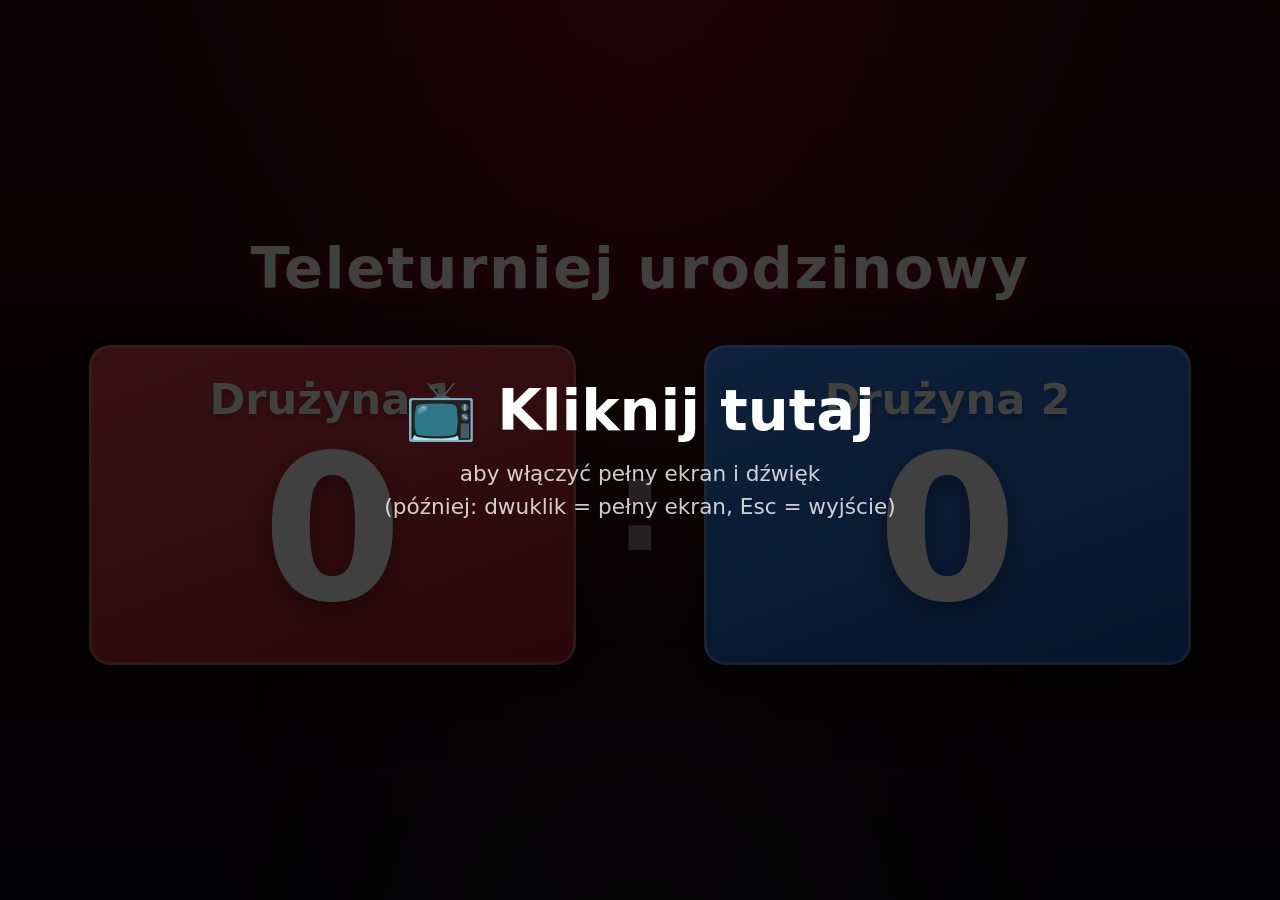
<file: screen.html>
<!DOCTYPE html>
<html lang="pl">
<head>
  <meta charset="utf-8">
  <title>Teleturniej – ekran</title>
  <meta name="viewport" content="width=device-width, initial-scale=1">
  <link rel="stylesheet" href="css/style.css">
</head>
<body class="screen">

<div id="tv">
  <header class="tv-top">
    <div class="tv-team" data-team-box="0"><span class="tv-name" data-name="0"></span><span class="tv-score" data-score="0"></span></div>
    <div class="tv-title" id="tv-title"></div>
    <div class="tv-team" data-team-box="1"><span class="tv-name" data-name="1"></span><span class="tv-score" data-score="1"></span></div>
  </header>
  <main id="stage"></main>
  <div id="toast" class="toast"></div>
</div>

<div id="start-overlay">
  <div>
    <div class="ov-big">📺 Kliknij tutaj</div>
    <div class="ov-small">aby włączyć pełny ekran i dźwięk<br>(później: dwuklik = pełny ekran, Esc = wyjście)</div>
  </div>
</div>

<script src="data/pytania.js"></script>
<script src="js/state.js"></script>
<script src="js/screen.js"></script>
</body>
</html>
</file>
<file: css/style.css>
:root { --vu: min(1vh, 0.5625vw); }
/* =========================================================
   Wspólne
   ========================================================= */
* { box-sizing: border-box; }
html, body { margin: 0; height: 100%; }
body { font-family: 'Segoe UI', system-ui, -apple-system, Roboto, sans-serif; }
[hidden] { display: none !important; }
kbd {
  display: inline-block; padding: 1px 6px; border: 1px solid #bbb; border-bottom-width: 2px;
  border-radius: 4px; background: #fff; font: 600 .85em/1.3 Consolas, monospace; color: #333;
}

/* =========================================================
   PANEL PROWADZĄCEGO
   ========================================================= */
body.admin { background: #f2f3f6; color: #1d1d22; font-size: 15px; }

.admin-top {
  display: flex; align-items: center; justify-content: space-between; gap: 16px;
  padding: 10px 20px; background: linear-gradient(90deg, #fff 0%, #fff 50%, #dc143c 50%, #dc143c 100%);
  border-bottom: 1px solid #ddd;
}
.admin-top h1 { margin: 0; font-size: 20px; }
.admin-top h1 small { font-weight: 400; color: #666; }
.top-actions { display: flex; align-items: center; gap: 10px; }

.badge { padding: 5px 10px; border-radius: 999px; font-size: 13px; font-weight: 600; background: #fff; }
.badge.ok { color: #137333; }
.badge.warn { color: #a35a00; }
.badge.err { color: #b3261e; }

.admin-grid { display: grid; grid-template-columns: 380px 1fr; gap: 16px; padding: 16px; align-items: start; }
.side { display: flex; flex-direction: column; gap: 12px; }
.main { background: #fff; border-radius: 12px; box-shadow: 0 1px 3px rgba(0,0,0,.08); padding: 16px 20px; min-height: 70vh; }

.btn {
  display: inline-flex; align-items: center; justify-content: center; gap: 6px;
  padding: 8px 14px; border: 1px solid #cfd2d8; border-radius: 8px; background: #fff;
  font: inherit; font-weight: 600; color: #222; cursor: pointer; user-select: none;
  transition: background .12s, transform .05s;
}
.btn:hover:not(:disabled) { background: #f0f1f4; }
.btn:active:not(:disabled) { transform: translateY(1px); }
.btn:disabled { opacity: .45; cursor: not-allowed; }
.btn.primary { background: #dc143c; border-color: #dc143c; color: #fff; }
.btn.primary:hover:not(:disabled) { background: #b81032; }
.btn.danger { color: #b3261e; border-color: #e8b4b0; }
.btn.small { padding: 3px 8px; font-size: 12px; }
a.btn { text-decoration: none; }
.btn.team-btn { border-color: var(--team); color: var(--team); }
.btn-row { display: flex; flex-wrap: wrap; gap: 8px; margin: 10px 0; align-items: center; }

/* Karty drużyn */
.team-card {
  --team: #888;
  background: #fff; border-radius: 12px; padding: 12px 14px;
  border-left: 8px solid var(--team); box-shadow: 0 1px 3px rgba(0,0,0,.08);
}
.team-head { display: flex; justify-content: space-between; align-items: baseline; gap: 10px; }
.team-name { font-size: 18px; font-weight: 700; color: var(--team); overflow: hidden; text-overflow: ellipsis; white-space: nowrap; }
.team-score { font-size: 40px; font-weight: 800; font-variant-numeric: tabular-nums; }
.pts-buttons { display: grid; grid-template-columns: repeat(4, 1fr); gap: 6px; margin: 8px 0 6px; }
.pts-buttons .btn { font-size: 17px; padding: 10px 0; }
.custom-pts { display: flex; gap: 6px; }
.custom-pts input { flex: 1; min-width: 0; padding: 7px 10px; border: 1px solid #cfd2d8; border-radius: 8px; font: inherit; }

.box { background: #fff; border-radius: 12px; padding: 12px 14px; box-shadow: 0 1px 3px rgba(0,0,0,.08); }
.box h3 { margin: 0 0 8px; font-size: 15px; display: flex; justify-content: space-between; align-items: center; }
.box summary { cursor: pointer; font-weight: 700; }

.log { list-style: none; margin: 0; padding: 0; max-height: 260px; overflow-y: auto; font-size: 13px; }
.log li { display: grid; grid-template-columns: 62px 1fr 40px; gap: 2px 8px; padding: 5px 0 5px 8px; border-left: 4px solid var(--team, #ccc); border-bottom: 1px solid #f0f0f0; }
.log li.empty { border: 0; color: #999; display: block; }
.log-time { color: #888; font-variant-numeric: tabular-nums; }
.log-team { font-weight: 600; overflow: hidden; text-overflow: ellipsis; white-space: nowrap; }
.log-pts { text-align: right; font-weight: 800; }
.log-pts.pos { color: #137333; } .log-pts.neg { color: #b3261e; } .log-pts.zero { color: #999; }
.log-desc { grid-column: 1 / -1; color: #555; }

.save-status { margin: 0 0 4px; font-size: 13px; line-height: 1.45; }
.field { display: flex; align-items: center; gap: 8px; margin: 8px 0; font-size: 14px; }
.field input[type=text] { flex: 1; padding: 6px 8px; border: 1px solid #cfd2d8; border-radius: 6px; font: inherit; }
.field input[type=color] { width: 40px; height: 32px; border: 0; padding: 0; background: none; cursor: pointer; }
.keys-help { margin: 10px 0 0; padding-left: 18px; font-size: 13px; line-height: 1.9; color: #444; }

/* Zakładki */
.tabs { display: flex; align-items: center; gap: 6px; border-bottom: 2px solid #eee; padding-bottom: 10px; margin-bottom: 14px; flex-wrap: wrap; }
.tabs-label { font-weight: 600; color: #666; margin-right: 6px; }
.tab { padding: 10px 18px; border: 2px solid #e2e4e9; border-radius: 10px; background: #fafafa; font: inherit; font-weight: 700; cursor: pointer; }
.tab.active { background: #dc143c; border-color: #dc143c; color: #fff; }
.panel h2 { margin-top: 0; }
.hint { color: #777; font-size: 13px; }

.pick-list { margin: 6px 0 0; padding-left: 28px; max-height: 300px; overflow-y: auto; }
.pick-list li { padding: 5px 8px; border-radius: 6px; cursor: pointer; }
.pick-list li:hover { background: #f3f4f7; }
.pick-list li.seen { color: #999; }
.pick-list li.current { background: #fde8ec; color: #1d1d22; font-weight: 600; }

/* Akronimy – panel */
.akr-current { padding: 18px; border-radius: 12px; background: #fafafa; border: 1px dashed #ddd; text-align: center; }
.akr-skrot { font-size: 56px; font-weight: 900; letter-spacing: .12em; color: #dc143c; }
.akr-full { font-size: 22px; margin-top: 4px; }
.akr-full .hl, .akr-full-tv .hl { color: #dc143c; font-weight: 800; }
.akr-state { margin-top: 10px; display: inline-block; padding: 3px 12px; border-radius: 999px; font-size: 13px; font-weight: 700; }
.akr-state.on { background: #e6f4ea; color: #137333; }
.akr-state.off { background: #eee; color: #666; }

/* Przysłowia – panel */
.prz-host { padding: 14px 16px; border-radius: 12px; background: #fafafa; border: 1px dashed #ddd; }
.prz-host .label { font-size: 12px; color: #888; text-transform: uppercase; letter-spacing: .05em; }
.prz-text { font-size: 22px; font-weight: 700; margin: 4px 0 10px; }
.prz-mask { display: flex; flex-wrap: wrap; gap: 3px; align-items: end; }
.prz-mask .l { width: 22px; height: 28px; border-radius: 4px; background: #dc143c; color: #fff; display: inline-flex; align-items: center; justify-content: center; font-weight: 800; }
.prz-mask .l.on { background: #fff; color: #222; border: 1px solid #ccc; }
.prz-mask .gap { width: 14px; }
.prz-mask .p { font-weight: 800; font-size: 20px; }

.prz-team { display: flex; align-items: center; gap: 8px; margin: 14px 0 10px; font-weight: 600; }
.team-pick { --team: #888; padding: 10px 18px; border-radius: 10px; border: 3px solid var(--team); background: #fff; color: var(--team); font: inherit; font-weight: 800; cursor: pointer; }
.team-pick.active { background: var(--team); color: #fff; box-shadow: 0 2px 8px rgba(0,0,0,.2); }

.keys { display: grid; grid-template-columns: repeat(auto-fill, minmax(46px, 1fr)); gap: 6px; }
.key { height: 46px; border-radius: 8px; border: 1px solid #cfd2d8; background: #fff; font: inherit; font-size: 19px; font-weight: 800; cursor: pointer; }
.key.vowel { background: #eef3fb; color: #3b5b8c; }
.key:hover:not(:disabled) { background: #fde8ec; }
.key.hit { background: #e6f4ea; color: #137333; border-color: #a8d5b5; }
.key.miss { background: #fbe9e7; color: #b3261e; text-decoration: line-through; }
.key:disabled { cursor: default; opacity: .75; }

.prz-msg { margin: 12px 0; padding: 10px 14px; border-radius: 10px; background: #f3f4f7; font-weight: 600; min-height: 22px; }
.prz-msg.hit, .prz-msg.solve { background: #e6f4ea; color: #137333; }
.prz-msg.miss { background: #fbe9e7; color: #b3261e; }
.prz-msg.vowel, .prz-msg.reveal { background: #eef3fb; color: #3b5b8c; }
.prz-msg.warn { background: #fff4e0; color: #8a4b00; }
label.inline { display: inline-flex; align-items: center; gap: 8px; font-size: 14px; }
label.inline input { width: 70px; padding: 6px 8px; border: 1px solid #cfd2d8; border-radius: 6px; font: inherit; }

/* =========================================================
   EKRAN TV
   ========================================================= */
body.screen {
  color: #fff; overflow: hidden; cursor: default;
  background:
    radial-gradient(ellipse at 50% -10%, rgba(220, 20, 60, .45) 0%, transparent 55%),
    radial-gradient(ellipse at 50% 120%, rgba(255, 255, 255, .08) 0%, transparent 50%),
    linear-gradient(180deg, #2a0710 0%, #120409 60%, #08030a 100%);
}
#tv { position: relative; height: 100vh; display: flex; flex-direction: column; }

/* Pasek z wynikami */
.tv-top {
  display: grid; grid-template-columns: minmax(0, 1fr) auto minmax(0, 1fr); align-items: center; gap: 2vw;
  padding: calc(2 * var(--vu)) 2.5vw; background: rgba(0,0,0,.25); border-bottom: 3px solid rgba(255,255,255,.15);
}
body.screen[data-view="score"] .tv-top { display: none; }
.tv-title { max-width: 32vw; font-size: calc(4.2 * var(--vu)); font-weight: 900; line-height: 1.15; letter-spacing: .03em; text-align: center; opacity: .95; text-wrap: balance; overflow-wrap: anywhere; }
.tv-team {
  --team: #888; position: relative;
  display: flex; align-items: center; justify-content: space-between; gap: 2vw;
  padding: calc(1.2 * var(--vu)) 2vw; border-radius: calc(1.6 * var(--vu)); background: var(--team);
  box-shadow: 0 calc(.6 * var(--vu)) calc(2 * var(--vu)) rgba(0,0,0,.35); transition: transform .25s, box-shadow .25s, outline-color .25s;
  outline: calc(.5 * var(--vu)) solid transparent; outline-offset: calc(.5 * var(--vu));
}
.tv-team[data-team-box="1"] { flex-direction: row-reverse; }
.tv-team.active { transform: scale(1.04); outline-color: #fff; }
.tv-name { font-size: calc(3.6 * var(--vu)); font-weight: 800; white-space: nowrap; overflow: hidden; text-overflow: ellipsis; text-shadow: 0 2px 4px rgba(0,0,0,.3); }
.tv-score { font-size: calc(6.5 * var(--vu)); font-weight: 900; font-variant-numeric: tabular-nums; text-shadow: 0 2px 6px rgba(0,0,0,.35); }

#stage { flex: 1; display: flex; align-items: center; justify-content: center; padding: calc(3 * var(--vu)) 4vw; min-height: 0; }
.center-msg { font-size: calc(6 * var(--vu)); opacity: .7; }

/* Tablica wyników */
.score-view { width: 100%; text-align: center; }
.big-title { margin: 0 0 calc(6 * var(--vu)); font-size: calc(8 * var(--vu)); font-weight: 900; letter-spacing: .03em; text-shadow: 0 calc(.5 * var(--vu)) calc(2 * var(--vu)) rgba(220,20,60,.6); }
.score-cols { display: flex; align-items: stretch; justify-content: center; gap: 3vw; }
.score-vs { font-size: calc(18 * var(--vu)); font-weight: 900; opacity: .5; align-self: center; }
.score-col {
  --team: #888; position: relative; flex: 0 1 38vw;
  padding: calc(4 * var(--vu)) 2vw; border-radius: calc(3 * var(--vu));
  background: linear-gradient(160deg, color-mix(in srgb, var(--team) 100%, #fff 15%), color-mix(in srgb, var(--team) 75%, #000));
  box-shadow: 0 calc(2 * var(--vu)) calc(5 * var(--vu)) rgba(0,0,0,.45), inset 0 0 0 calc(.4 * var(--vu)) rgba(255,255,255,.25);
}
.sc-name { font-size: calc(6 * var(--vu)); font-weight: 800; text-shadow: 0 2px 6px rgba(0,0,0,.3); }
.sc-val { font-size: calc(28 * var(--vu)); line-height: 1.05; font-weight: 900; font-variant-numeric: tabular-nums; text-shadow: 0 calc(1 * var(--vu)) calc(3 * var(--vu)) rgba(0,0,0,.35); }

/* Animacja punktów */
.bump { animation: bump .6s ease-out; display: inline-block; }
@keyframes bump { 0% { transform: scale(1); } 35% { transform: scale(1.35); } 100% { transform: scale(1); } }
.floater {
  position: absolute; left: 50%; top: 10%; transform: translateX(-50%);
  font-size: calc(8 * var(--vu)); font-weight: 900; pointer-events: none; text-shadow: 0 calc(.4 * var(--vu)) calc(1.5 * var(--vu)) rgba(0,0,0,.6);
  animation: floatUp 1.6s ease-out forwards; z-index: 5;
}
.floater.pos { color: #ffe066; } .floater.neg { color: #ffb3b3; }
@keyframes floatUp { 0% { opacity: 0; transform: translate(-50%, calc(2 * var(--vu))) scale(.6); } 20% { opacity: 1; transform: translate(-50%, 0) scale(1.1); } 100% { opacity: 0; transform: translate(-50%, -10vh) scale(1); } }

/* Akronimy – TV */
.akr-view, .akr-wait { text-align: center; width: 100%; }
.akr-label { font-size: calc(4.5 * var(--vu)); font-weight: 700; opacity: .8; letter-spacing: .08em; text-transform: uppercase; margin-bottom: calc(4 * var(--vu)); }
.akr-sub { font-size: calc(7 * var(--vu)); font-weight: 800; animation: pulse 2s ease-in-out infinite; }
@keyframes pulse { 50% { opacity: .45; } }
.akr-tiles { display: flex; justify-content: center; gap: 2vw; }
.akr-tile {
  display: inline-flex; align-items: center; justify-content: center;
  width: calc(17 * var(--vu)); height: calc(22 * var(--vu)); border-radius: calc(2.4 * var(--vu)); font-size: calc(16 * var(--vu)); font-weight: 900;
  background: linear-gradient(180deg, #fff 0%, #f1f1f1 50%, #e3e3e3 100%); color: #c8102e;
  box-shadow: 0 calc(1.5 * var(--vu)) calc(4 * var(--vu)) rgba(0,0,0,.5), inset 0 -.8vh 0 rgba(0,0,0,.08);
}
.akr-tile.pop { animation: pop .55s cubic-bezier(.2,1.6,.4,1) both; }
@keyframes pop { 0% { opacity: 0; transform: scale(.2) rotate(-12deg); } 100% { opacity: 1; transform: none; } }
.akr-full { margin-top: calc(6 * var(--vu)); font-size: calc(7 * var(--vu)); font-weight: 700; }
.akr-full .hl { color: #ff5a76; font-weight: 900; font-size: 1.15em; }
.akr-full.reveal { animation: reveal .8s ease-out both; }
@keyframes reveal { 0% { opacity: 0; transform: translateY(calc(3 * var(--vu))); filter: blur(8px); } 100% { opacity: 1; transform: none; filter: none; } }

/* Przysłowia – TV */
.prz-view { width: 100%; text-align: center; --tile: clamp(26px, 4.4vw, calc(9.5 * var(--vu))); }
.prz-label { font-size: calc(4 * var(--vu)); font-weight: 700; opacity: .8; letter-spacing: .08em; text-transform: uppercase; margin-bottom: calc(4 * var(--vu)); }
.board { display: flex; flex-wrap: wrap; justify-content: center; align-items: flex-end; gap: calc(var(--tile) * .55) calc(var(--tile) * .6); }
.word { display: inline-flex; gap: calc(var(--tile) * .1); align-items: flex-end; }
.tile {
  width: var(--tile); height: calc(var(--tile) * 1.3); border-radius: calc(var(--tile) * .14);
  display: inline-flex; align-items: center; justify-content: center;
  font-size: calc(var(--tile) * .82); font-weight: 900;
  background: linear-gradient(180deg, #e8203f 0%, #b30d2b 100%);
  box-shadow: 0 calc(.6 * var(--vu)) calc(1.6 * var(--vu)) rgba(0,0,0,.45), inset 0 0 0 calc(.25 * var(--vu)) rgba(255,255,255,.25);
}
.tile.shown { background: linear-gradient(180deg, #fff 0%, #ececec 100%); color: #1b1b1b; }
.tile.flip { animation: flip .6s ease-out both; }
@keyframes flip {
  0% { transform: rotateX(90deg); background: #e8203f; }
  50% { transform: rotateX(90deg); }
  100% { transform: rotateX(0); }
}
.punct { font-size: calc(var(--tile) * .9); font-weight: 900; line-height: 1; margin-left: calc(var(--tile) * -.02); }
.used { margin-top: calc(6 * var(--vu)); display: flex; flex-wrap: wrap; justify-content: center; gap: .6vw; }
.used .u { width: calc(4.2 * var(--vu)); height: calc(4.8 * var(--vu)); display: inline-flex; align-items: center; justify-content: center; border-radius: calc(.8 * var(--vu)); font-size: calc(2.8 * var(--vu)); font-weight: 800; background: rgba(255,255,255,.08); color: rgba(255,255,255,.35); }
.used .u.hit { background: #fff; color: #137333; }
.used .u.miss { background: rgba(179, 38, 30, .6); color: #fff; text-decoration: line-through; }

/* Komunikat (toast) */
.toast {
  position: absolute; left: 50%; bottom: calc(6 * var(--vu)); transform: translate(-50%, calc(4 * var(--vu)));
  padding: calc(2 * var(--vu)) 4vw; border-radius: calc(2 * var(--vu)); font-size: calc(5 * var(--vu)); font-weight: 800;
  width: max-content; max-width: 92vw; text-align: center; text-wrap: balance;   /* długi komunikat łamie się zamiast wychodzić poza ekran */
  opacity: 0; pointer-events: none; transition: opacity .3s, transform .3s;
  background: #333; box-shadow: 0 calc(1.5 * var(--vu)) calc(4 * var(--vu)) rgba(0,0,0,.5);
}
.toast.show { opacity: 1; transform: translate(-50%, 0); }
.toast.hit, .toast.solve { background: linear-gradient(90deg, #1e8e3e, #34a853); }
.toast.miss { background: linear-gradient(90deg, #8b1414, #c62828); animation: shake .4s; }
.toast.vowel, .toast.reveal { background: linear-gradient(90deg, #2c4a7a, #4267a8); }
@keyframes shake { 0%, 100% { margin-left: 0; } 25% { margin-left: -1.5vw; } 75% { margin-left: 1.5vw; } }

/* Nakładka startowa */
#start-overlay {
  position: fixed; inset: 0; z-index: 100; display: flex; align-items: center; justify-content: center;
  background: rgba(0,0,0,.75); cursor: pointer; text-align: center;
}
.ov-big { font-size: calc(8 * var(--vu)); font-weight: 900; }
.ov-small { font-size: calc(3 * var(--vu)); opacity: .8; margin-top: calc(2 * var(--vu)); line-height: 1.5; }

/* =========================================================
   Wersja 2: dialog nazw, listy z przywracaniem, Kalambury, Czółko
   ========================================================= */
.team-name { cursor: pointer; }
.team-name:hover { text-decoration: underline dotted; }

.names-dialog { border: 0; border-radius: 16px; padding: 24px 28px; width: min(520px, 92vw); box-shadow: 0 20px 60px rgba(0,0,0,.35); }
.names-dialog::backdrop { background: rgba(20, 4, 10, .6); }
.names-dialog h2 { margin: 0 0 4px; }
.names-dialog .field input[type=text] { font-size: 18px; padding: 10px 12px; }
.btn-row.right { justify-content: flex-end; margin-top: 18px; }

.pick-list li { display: flex; align-items: center; gap: 8px; }
.pick-list li .txt { flex: 1; }
.pick-list.plain li { cursor: default; }
.mini {
  flex: none; padding: 2px 8px; border-radius: 6px; border: 1px solid #d5d7dc; background: #fff;
  font: inherit; font-size: 12px; font-weight: 600; color: #555; cursor: pointer; opacity: 0; transition: opacity .1s;
}
.pick-list li:hover .mini, .pick-list li.seen .mini { opacity: 1; }
.pick-list li.seen .mini { color: #137333; border-color: #a8d5b5; }
.tag { display: inline-block; margin-left: 6px; padding: 0 8px; border-radius: 999px; background: var(--team); color: #fff; font-size: 12px; font-weight: 700; }

.btn.ok-btn { background: #1e8e3e; border-color: #1e8e3e; color: #fff; }
.btn.ok-btn:hover:not(:disabled) { background: #187233; }

/* Zegar w panelu */
.timer-admin { font-size: 96px; font-weight: 900; font-variant-numeric: tabular-nums; text-align: center; padding: 10px; border-radius: 14px; background: #fafafa; border: 1px dashed #ddd; }
.timer-admin.low, .timer-inline.low { color: #dc143c; }
.timer-inline { display: inline-block; margin-left: 14px; padding: 2px 14px; border-radius: 10px; background: #f3f4f7; font-size: 28px; font-weight: 900; font-variant-numeric: tabular-nums; vertical-align: middle; }

/* Czółko – panel */
.czo-head { display: flex; justify-content: space-between; align-items: center; flex-wrap: wrap; gap: 10px; }
.czo-counts { display: flex; flex-direction: column; gap: 2px; font-size: 13px; }
.czo-counts span { border-left: 4px solid var(--team); padding-left: 6px; }
.czo-stage { padding: 14px 16px; border-radius: 12px; background: #fafafa; border: 1px dashed #ddd; font-size: 20px; line-height: 1.6; }
.czo-grid { display: grid; grid-template-columns: repeat(auto-fill, minmax(64px, 1fr)); gap: 8px; margin: 14px 0; }
.czo-num { position: relative; height: 64px; border-radius: 12px; border: 2px solid #cfd2d8; background: #fff; font: inherit; font-size: 26px; font-weight: 900; cursor: pointer; }
.czo-num:hover { background: #fde8ec; }
.czo-num.current { border-color: #dc143c; box-shadow: 0 0 0 3px rgba(220,20,60,.25); }
.czo-num.done { background: var(--team); border-color: var(--team); color: #fff; opacity: .55; }
.czo-num.done.fail { background: repeating-linear-gradient(45deg, var(--team) 0 8px, #999 8px 16px); }
.czo-num small { position: absolute; top: 2px; right: 6px; font-size: 14px; }

/* ---------- TV: zegar ---------- */
.kal-view, .czo-song, .czo-view, .czo-ready { width: 100%; text-align: center; }
.timer-tv { font-size: calc(30 * var(--vu)); line-height: 1; font-weight: 900; font-variant-numeric: tabular-nums; text-shadow: 0 calc(1 * var(--vu)) calc(4 * var(--vu)) rgba(0,0,0,.5); }
.timer-tv.low { color: #ff4d6a; animation: pulse 1s ease-in-out infinite; }
.timer-tv.done { font-size: calc(14 * var(--vu)); color: #ff4d6a; animation: shake .5s 2; padding: calc(8 * var(--vu)) 0; }
.timer-tv.paused { opacity: .45; }
.timer-bar { width: 70vw; height: calc(2.2 * var(--vu)); margin: calc(3 * var(--vu)) auto 0; border-radius: 999px; background: rgba(255,255,255,.12); overflow: hidden; }
.timer-bar i { display: block; height: 100%; width: 100%; background: linear-gradient(90deg, #fff, #ffd6de); border-radius: 999px; transition: width .1s linear; }
.timer-bar i.low { background: linear-gradient(90deg, #ff4d6a, #dc143c); }
.kal-view .big-title { margin-bottom: calc(3 * var(--vu)); font-size: calc(11 * var(--vu)); }

/* ---------- TV: Czółko ---------- */
.czo-turn { font-size: calc(5 * var(--vu)); margin-bottom: calc(5 * var(--vu)); }
.czo-turn b { background: var(--team); padding: calc(.3 * var(--vu)) 2vw; border-radius: calc(1.5 * var(--vu)); }
/* --cols / --size ustawia screen.js (czoGrid) zależnie od liczby piosenek */
.czo-tiles { display: grid; grid-template-columns: repeat(var(--cols, 6), calc(var(--size, 15) * var(--vu))); justify-content: center; gap: calc(var(--size, 15) / 6 * var(--vu)); }
.czo-tile {
  position: relative; height: calc(var(--size, 15) * var(--vu)); border-radius: calc(var(--size, 15) * .16 * var(--vu)); display: flex; align-items: center; justify-content: center;
  font-size: calc(var(--size, 15) * .6 * var(--vu)); font-weight: 900; color: #c8102e;
  background: linear-gradient(180deg, #fff 0%, #e6e6e6 100%); box-shadow: 0 calc(1.2 * var(--vu)) calc(3 * var(--vu)) rgba(0,0,0,.45);
}
.czo-tile.done { background: var(--team); color: rgba(255,255,255,.6); opacity: .45; box-shadow: none; }
.czo-tile small { position: absolute; top: calc(.6 * var(--vu)); right: calc(1.2 * var(--vu)); font-size: calc(4 * var(--vu)); color: #fff; }
.czo-big { display: inline-block; margin: calc(2 * var(--vu)) 0 calc(4 * var(--vu)); padding: calc(2 * var(--vu)) 5vw; border-radius: calc(3 * var(--vu)); background: var(--team); font-size: calc(10 * var(--vu)); font-weight: 900; box-shadow: 0 calc(2 * var(--vu)) calc(5 * var(--vu)) rgba(0,0,0,.45); }
.czo-title { font-size: calc(11 * var(--vu)); font-weight: 900; line-height: 1.1; text-shadow: 0 calc(1 * var(--vu)) calc(3 * var(--vu)) rgba(220,20,60,.6); animation: reveal .6s ease-out both; }
.czo-author { font-size: calc(6 * var(--vu)); font-weight: 600; opacity: .85; margin: calc(1.5 * var(--vu)) 0 calc(3 * var(--vu)); }
.czo-song .timer-tv { font-size: calc(18 * var(--vu)); }
.czo-song .timer-tv.done { font-size: calc(10 * var(--vu)); padding: calc(2 * var(--vu)) 0; }

/* =========================================================
   Wersja 3: Kalambury z hasłami
   ========================================================= */
.kal-top { display: grid; grid-template-columns: 260px 1fr; gap: 14px; margin: 14px 0 4px; align-items: stretch; }
.kal-top .timer-admin { display: flex; align-items: center; justify-content: center; font-size: 72px; }
.kal-current { padding: 12px 16px; border-radius: 14px; background: #fff8e6; border: 2px solid #f3d27a; }
.kal-current .label { font-size: 12px; color: #8a6d1f; text-transform: uppercase; letter-spacing: .05em; }
.kal-word { font-size: 40px; font-weight: 900; margin: 4px 0 2px; line-height: 1.15; }
.kal-current kbd { margin-left: 4px; font-size: 11px; }
.mini.show { opacity: 1; }
.mini.ok { color: #137333; border-color: #a8d5b5; }
.mini.fail { color: #b3261e; border-color: #e8b4b0; }
.kal-list { max-height: none; overflow: visible; columns: 2; column-gap: 24px; }
.kal-list li { break-inside: avoid; }
.kal-list li.ok { color: #137333; background: #eef8f0; }
.kal-list li.fail { color: #b3261e; background: #fdf0ee; text-decoration: line-through; }
.kal-list li.current { background: #fff1c2; font-weight: 700; }

/* TV */
.kal-team { font-size: calc(5 * var(--vu)); margin: -1vh 0 calc(3 * var(--vu)); }
.kal-team b { background: var(--team); padding: calc(.3 * var(--vu)) 2vw; border-radius: calc(1.5 * var(--vu)); }
.kal-view .timer-tv { font-size: calc(22 * var(--vu)); }
.kal-count { margin-top: calc(3 * var(--vu)); font-size: calc(6 * var(--vu)); font-weight: 700; }
.kal-count b { display: inline-block; min-width: 1.4em; padding: 0 1.2vw; border-radius: calc(1.5 * var(--vu)); background: #fff; color: #c8102e; font-size: calc(9 * var(--vu)); font-weight: 900; vertical-align: middle; }
.kal-sum { font-size: calc(22 * var(--vu)); }
.kal-sum-sub { font-size: calc(5 * var(--vu)); font-weight: 700; opacity: .9; }

/* =========================================================
   Wersja 4: Licytacja, Bomba, tabela punktacji, Przysłowia (blokada samogłosek)
   ========================================================= */
.key.blocked { background: #f1f1f3; color: #c4c4cc; text-decoration: none; }

/* Tabela punktacji – panel */
.score-table { width: 100%; max-width: 640px; border-collapse: collapse; margin-top: 8px; font-size: 16px; }
.score-table th, .score-table td { padding: 8px 12px; border-bottom: 1px solid #eee; text-align: right; }
.score-table th:first-child, .score-table td:first-child { text-align: left; }
.score-table th { color: var(--team, #333); border-bottom: 3px solid var(--team, #ddd); }
.score-table tfoot td { font-weight: 900; font-size: 20px; border-top: 2px solid #333; border-bottom: 0; }

/* Licytacja – panel */
.lic-song { text-align: left; display: flex; align-items: center; justify-content: space-between; gap: 12px; }
.lic-song-title { font-size: 24px; }
.lic-bids-row { display: grid; grid-template-columns: 1fr 1fr; gap: 12px; margin: 12px 0 6px; }
.lic-bidbox { display: flex; align-items: center; gap: 8px; padding: 10px 12px; border-radius: 12px; border: 2px solid var(--team); }
.lic-bidbox b { color: var(--team); flex: 1; }
.lic-bidbox input { width: 80px; padding: 8px; font: inherit; font-size: 20px; font-weight: 800; border: 1px solid #cfd2d8; border-radius: 8px; }
.lic-bids { font-size: 15px; margin: 6px 0; }
.lic-bids .tag.top { font-size: 15px; padding: 2px 10px; box-shadow: 0 0 0 2px #fff, 0 0 0 4px var(--team); }

/* Bomba – panel */
.bomba-q-admin { font-size: 26px; font-weight: 800; margin: 4px 0; line-height: 1.25; }
.bomba-a { font-size: 18px; color: #137333; margin-bottom: 4px; }
.bomba-count { margin: 12px 0 4px; font-size: 20px; }
.bomba-count b { font-size: 28px; color: #dc143c; }

/* TV: wspólne */
.team-tag { background: var(--team); padding: calc(.2 * var(--vu)) 1.6vw; border-radius: calc(1.4 * var(--vu)); }

/* TV: tabela */
.table-title { font-size: calc(6 * var(--vu)); margin-bottom: calc(3 * var(--vu)); }
.tv-table { margin: 0 auto; border-collapse: collapse; font-size: calc(4.2 * var(--vu)); min-width: 60vw; }
.tv-table th, .tv-table td { padding: calc(1 * var(--vu)) 2.5vw; text-align: right; border-bottom: 1px solid rgba(255,255,255,.15); }
.tv-table th:first-child, .tv-table td:first-child { text-align: left; }
.tv-table th span { background: var(--team); padding: calc(.3 * var(--vu)) 1.5vw; border-radius: calc(1.2 * var(--vu)); }
.tv-table td:not(:first-child) { font-weight: 900; font-variant-numeric: tabular-nums; }
.tv-table tfoot td { font-size: calc(6 * var(--vu)); font-weight: 900; border-top: calc(.4 * var(--vu)) solid #fff; border-bottom: 0; }

/* TV: Licytacja */
.lic-view, .bomba-view { width: 100%; text-align: center; }
.lic-max { font-size: calc(4.5 * var(--vu)); opacity: .85; margin-bottom: calc(4 * var(--vu)); }
.lic-max b { font-size: calc(6 * var(--vu)); }
.lic-sub { font-size: calc(5 * var(--vu)); margin: calc(2 * var(--vu)) 0; }
.lic-big { font-size: calc(7 * var(--vu)); font-weight: 800; }
.lic-n { display: inline-block; min-width: 1.3em; margin: 0 1vw; padding: 0 1.5vw; border-radius: calc(2 * var(--vu)); background: #fff; color: #c8102e; font-size: calc(13 * var(--vu)); font-weight: 900; vertical-align: middle; }

/* TV: Bomba */
.bomba-q { font-size: calc(7 * var(--vu)); font-weight: 800; line-height: 1.2; max-width: 85vw; margin: 0 auto calc(5 * var(--vu)); animation: reveal .5s ease-out both; }
.bomba-boom { font-size: calc(24 * var(--vu)); font-weight: 900; color: #ffcc33; text-shadow: 0 0 calc(6 * var(--vu)) rgba(255, 90, 0, .9); animation: boom .9s cubic-bezier(.2,1.8,.4,1) both, shake .4s .9s 3; }
@keyframes boom { 0% { transform: scale(.1); opacity: 0; } 100% { transform: scale(1); opacity: 1; } }
.bomba-view.boom .lic-sub { margin-top: calc(3 * var(--vu)); }

/* =========================================================
   MOTYWY EKRANU TV (klasyczny = style powyżej, bez zmian)
   Każdy motyw ustawia zmienne, a wspólne reguły .themed ich używają.
   ========================================================= */
.theme-pick { display: inline-flex; align-items: center; gap: 4px; background: #fff; border-radius: 8px; padding: 2px 4px 2px 8px; font-size: 14px; }
.theme-pick select { border: 0; font: inherit; font-size: 13px; font-weight: 600; background: transparent; cursor: pointer; padding: 4px 2px; }

/* --- Rzutnik / jasna sala: maksymalny kontrast, bez cieni i półprzezroczystości --- */
body.screen[data-theme="rzutnik"] {
  --bg: #ffffff; --fg: #000000; --dim: #111111; --bar: #f2f2f2; --line: #000000; --line-soft: #999999;
  --outline: #000000; --title-shadow: none;
  --tile-bg: #c8102e; --tile-shown: #ffffff; --tile-text: #000000;
  --card: #ffffff; --card-text: #c8102e; --hl: #c8102e;
  --used-bg: #e4e4e4; --used-fg: #555555; --hit-bg: #0a7d2c; --hit-fg: #ffffff; --miss-bg: #c8102e;
  --low: #d00000; --bar-track: #d6d6d6; --bar-fill: #000000; --boom: #e05a00;
}
/* --- Złota gala: granat + złoto --- */
body.screen[data-theme="gala"] {
  --bg: radial-gradient(ellipse at 50% -10%, rgba(212, 175, 55, .35) 0%, transparent 55%), linear-gradient(180deg, #0f1f45 0%, #08122b 60%, #040916 100%);
  --fg: #ffffff; --dim: #f3e6b5; --bar: rgba(0, 0, 0, .3); --line: rgba(212, 175, 55, .5); --line-soft: rgba(212, 175, 55, .25);
  --outline: #f2c94c; --title-shadow: 0 calc(.5 * var(--vu)) calc(2.5 * var(--vu)) rgba(212, 175, 55, .7);
  --tile-bg: linear-gradient(180deg, #e6c55a 0%, #a8861f 100%); --tile-shown: linear-gradient(180deg, #ffffff 0%, #f1ead2 100%); --tile-text: #0f1f45;
  --card: linear-gradient(180deg, #fbf0c4 0%, #d4af37 100%); --card-text: #0f1f45; --hl: #f2c94c;
  --used-bg: rgba(255, 255, 255, .08); --used-fg: rgba(243, 230, 181, .45); --hit-bg: #f2c94c; --hit-fg: #0f1f45; --miss-bg: rgba(200, 60, 60, .65);
  --low: #ff7b7b; --bar-track: rgba(255, 255, 255, .12); --bar-fill: linear-gradient(90deg, #fbf0c4, #d4af37); --boom: #f2c94c;
}
/* --- Urodzinowe konfetti: fiolet + róż z kolorowymi kropkami --- */
body.screen[data-theme="konfetti"] {
  --bg:
    radial-gradient(circle at 12% 18%, #ffd54f 0 calc(.45 * var(--vu)), transparent calc(.55 * var(--vu))) 0 0 / calc(23 * var(--vu)) calc(23 * var(--vu)),
    radial-gradient(circle at 70% 40%, #4dd0e1 0 calc(.4 * var(--vu)), transparent calc(.5 * var(--vu))) 0 0 / calc(29 * var(--vu)) calc(29 * var(--vu)),
    radial-gradient(circle at 40% 80%, #ff80ab 0 calc(.5 * var(--vu)), transparent calc(.6 * var(--vu))) 0 0 / calc(19 * var(--vu)) calc(19 * var(--vu)),
    radial-gradient(circle at 85% 85%, #b2ff59 0 calc(.35 * var(--vu)), transparent calc(.45 * var(--vu))) 0 0 / calc(31 * var(--vu)) calc(31 * var(--vu)),
    radial-gradient(ellipse at 50% -10%, rgba(255, 79, 163, .45) 0%, transparent 55%),
    linear-gradient(180deg, #3a0f55 0%, #22083a 60%, #12041f 100%);
  --fg: #ffffff; --dim: #ffd6ec; --bar: rgba(0, 0, 0, .25); --line: rgba(255, 128, 171, .45); --line-soft: rgba(255, 255, 255, .15);
  --outline: #ffd54f; --title-shadow: 0 calc(.5 * var(--vu)) calc(2.5 * var(--vu)) rgba(255, 79, 163, .8);
  --tile-bg: linear-gradient(180deg, #ff5fae 0%, #c2187a 100%); --tile-shown: linear-gradient(180deg, #ffffff 0%, #f3e5f5 100%); --tile-text: #3a0f55;
  --card: #ffffff; --card-text: #8e24aa; --hl: #ffd54f;
  --used-bg: rgba(255, 255, 255, .08); --used-fg: rgba(255, 255, 255, .35); --hit-bg: #ffd54f; --hit-fg: #3a0f55; --miss-bg: rgba(198, 40, 40, .65);
  --low: #ff6e6e; --bar-track: rgba(255, 255, 255, .12); --bar-fill: linear-gradient(90deg, #ffd54f, #ff4fa3); --boom: #ffd54f;
}

/* --- Wspólne reguły motywów --- */
body.screen.themed { color: var(--fg); background: var(--bg); background-color: #000; }
body.screen[data-theme="rzutnik"].themed { background-color: #fff; }
.themed .tv-top { background: var(--bar); border-bottom-color: var(--line); }
.themed .tv-title, .themed .akr-label, .themed .prz-label, .themed .czo-author, .themed .lic-max, .themed .akr-sub { color: var(--dim); opacity: 1; }
.themed .big-title, .themed .czo-title { text-shadow: var(--title-shadow); }
.themed .score-vs { color: var(--dim); }
.themed .tv-team.active { outline-color: var(--outline); }
.themed .tile { background: var(--tile-bg); }
.themed .tile.shown { background: var(--tile-shown); color: var(--tile-text); }
.themed .akr-tile, .themed .czo-tile { background: var(--card); color: var(--card-text); }
.themed .czo-tile.done { background: var(--team); color: rgba(255, 255, 255, .75); }
.themed .kal-count b, .themed .lic-n { background: var(--card); color: var(--card-text); }
.themed .akr-full .hl { color: var(--hl); }
.themed .used .u { background: var(--used-bg); color: var(--used-fg); }
.themed .used .u.hit { background: var(--hit-bg); color: var(--hit-fg); }
.themed .used .u.miss { background: var(--miss-bg); color: #fff; }
.themed .timer-tv.low, .themed .timer-tv.done { color: var(--low); }
.themed .timer-bar { background: var(--bar-track); }
.themed .timer-bar i { background: var(--bar-fill); }
.themed .timer-bar i.low { background: var(--low); }
.themed .tv-table th, .themed .tv-table td { border-bottom-color: var(--line-soft); }
.themed .tv-table tfoot td { border-top-color: var(--fg); }
.themed .bomba-boom { color: var(--boom); }
.themed .floater.pos { color: var(--hl); }

/* --- Rzutnik: dodatkowo bez cieni, grube obramowania, pełne kolory --- */
body.screen[data-theme="rzutnik"] * { text-shadow: none !important; }
[data-theme="rzutnik"] .tile { box-shadow: none; border: calc(.35 * var(--vu)) solid #000; }
[data-theme="rzutnik"] .akr-tile,
[data-theme="rzutnik"] .czo-tile,
[data-theme="rzutnik"] .kal-count b,
[data-theme="rzutnik"] .lic-n { box-shadow: none; border: calc(.5 * var(--vu)) solid #000; }
[data-theme="rzutnik"] .tv-team,
[data-theme="rzutnik"] .score-col,
[data-theme="rzutnik"] .czo-big,
[data-theme="rzutnik"] .team-tag { box-shadow: none; border: calc(.4 * var(--vu)) solid #000; }
[data-theme="rzutnik"] .score-col { background: var(--team); }
[data-theme="rzutnik"] .czo-tile.done { opacity: .6; }
[data-theme="rzutnik"] .toast { box-shadow: none; border: calc(.4 * var(--vu)) solid #000; }
[data-theme="rzutnik"] .akr-label, [data-theme="rzutnik"] .prz-label, [data-theme="rzutnik"] .czo-author,
[data-theme="rzutnik"] .lic-max, [data-theme="rzutnik"] .tv-title { font-weight: 800; }
[data-theme="rzutnik"] .timer-tv.paused { opacity: .6; }

/* =========================================================
   Wersja 5: Licytacja – tekst i muzyka w panelu, nazwa konkurencji na TV
   ========================================================= */
.lic-extra { display: grid; grid-template-columns: minmax(0, 3fr) minmax(260px, 2fr); gap: 16px; margin-top: 14px; align-items: start; }
.lic-lyrics-box, .lic-audio-box { padding: 12px 14px; border: 1px solid #e3e5ea; border-radius: 12px; background: #fcfcfd; }
.lic-lyrics-box h3, .lic-audio-box h3 { margin-top: 0; }
.lic-lyrics { max-height: 420px; overflow: auto; font-size: 18px; line-height: 1.45; }
.lic-line { display: flex; gap: 10px; padding: 2px 8px; border-radius: 6px; }
.lic-line .n { flex: 0 0 2em; text-align: right; color: #999; font-variant-numeric: tabular-nums; font-weight: 700; }
.lic-line.bid { background: #fff6d6; }
.lic-line.sing { background: #e6f4ea; font-weight: 700; }
.lic-line.sing .n { color: #137333; }
.lic-line.last { box-shadow: inset 0 -3px 0 #137333; }
.lic-line.bid.last { box-shadow: inset 0 -3px 0 #c99a00; }
.lic-line.over { opacity: .4; }
.lic-gap { height: 12px; }
.lic-audio-box audio { width: 100%; margin: 8px 0 4px; }
.lic-audio-box .btn-row { margin: 6px 0; }
@media (max-width: 1000px) { .lic-extra { grid-template-columns: 1fr; } }

/* TV: licytacja bez nagłówka – trochę więcej oddechu pod wykonawcą */
.lic-author { margin-bottom: calc(5 * var(--vu)); }
.themed .tv-title { color: var(--fg); }

/* Responsywność TV: elementy, które przy wąskim ekranie muszą się zmieścić */
.tv-team { min-width: 0; }
.tv-name { min-width: 0; }
.czo-title, .bomba-q, .akr-full, .lic-big, .big-title { overflow-wrap: anywhere; text-wrap: balance; }
.score-col { min-width: 0; }
.akr-tiles { flex-wrap: wrap; }
@media (max-aspect-ratio: 4/3) {
  .tv-top { gap: 1.5vw; padding-left: 2vw; padding-right: 2vw; }
  .tv-team { padding-left: 1.5vw; padding-right: 1.5vw; gap: 1vw; }
}

/* =========================================================
   Wersja 6: Karaoke po licytacji
   ========================================================= */
/* Panel */
.kar-bar { margin: 10px 0 4px; padding: 10px 12px; border-radius: 12px; background: #f3efff; border: 1px solid #ddd3ff; }
.kar-bar .btn-row { margin: 0 0 4px; }
.lic-lyrics.clickable .lic-line { cursor: pointer; }
.lic-lyrics.clickable .lic-line:hover { background: #f5f1ff; }
.lic-line.tv, .lic-lyrics.clickable .lic-line.tv:hover { outline: 3px solid #7c4dff; outline-offset: -1px; background: #efe9ff; }
.lic-line.tv .n { color: #7c4dff; }

/* TV – tekst na "wałku": cała piosenka w kolumnie, przesuwana płynnie */
.kar-view { width: 100%; height: 100%; display: flex; flex-direction: column; align-items: center; justify-content: center; text-align: center; gap: calc(2 * var(--vu)); }
.kar-song { font-size: calc(4 * var(--vu)); font-weight: 800; opacity: .8; }
.kar-song span { font-weight: 600; opacity: .8; }
.kar-viewport {
  position: relative; width: 100%; height: calc(64 * var(--vu)); overflow: hidden;
  -webkit-mask-image: linear-gradient(180deg, transparent 0%, #000 16%, #000 80%, transparent 100%);
          mask-image: linear-gradient(180deg, transparent 0%, #000 16%, #000 80%, transparent 100%);
}
.kar-track {
  position: absolute; left: 0; right: 0; top: 0;
  display: flex; flex-direction: column; align-items: center;
  transition: transform .8s cubic-bezier(.3, .7, .2, 1); will-change: transform;
}
.kar-line {
  --d: 0; --s: .7; --o: .2;
  max-width: 68vw; padding: calc(1.2 * var(--vu)) 0;
  font-size: calc(6.2 * var(--vu)); font-weight: 800; line-height: 1.15;
  overflow-wrap: anywhere; text-wrap: balance;
  color: rgba(255, 255, 255, .92);
  opacity: var(--o);
  transform: perspective(calc(90 * var(--vu))) rotateX(calc(var(--d) * -11deg)) scale(var(--s));
  transition: transform .8s cubic-bezier(.3, .7, .2, 1), opacity .8s ease, color .5s ease, text-shadow .5s ease;
}
.kar-line.pair { margin-top: calc(2.4 * var(--vu)); }
.kar-line.now {
  font-weight: 900; color: #ffe066;
  text-shadow: 0 calc(.6 * var(--vu)) calc(2.5 * var(--vu)) rgba(0,0,0,.6), 0 0 calc(4 * var(--vu)) rgba(255, 200, 60, .35);
}
.kar-end { color: #ffe066; font-weight: 900; margin-top: calc(5 * var(--vu)); }
.kar-view.instant .kar-track, .kar-view.instant .kar-line { transition: none !important; }
/* Ekrany 4:3 (np. projektor 800×600): szerszy, niższy tekst i wyższe okno – długie wersy nie łamią się i nie nachodzą na siebie po powiększeniu */
@media (max-aspect-ratio: 4/3) {
  .kar-viewport { height: 56vh; }
  .kar-line { max-width: 74vw; font-size: calc(5.4 * var(--vu)); padding: calc(1.6 * var(--vu)) 0; }
}
.kar-dots { display: flex; flex-wrap: wrap; justify-content: center; gap: calc(1.2 * var(--vu)); max-width: 80vw; }
.kar-dots i { width: calc(1.6 * var(--vu)); height: calc(1.6 * var(--vu)); border-radius: 50%; background: rgba(255,255,255,.2); transition: background .4s, transform .4s; }
.kar-dots i.past { background: rgba(255,255,255,.55); }
.kar-dots i.now { background: #ffe066; transform: scale(1.4); }
.themed .kar-line { color: var(--dim); }
.themed .kar-line.now, .themed .kar-end { color: var(--fg); text-shadow: var(--title-shadow); }
.themed .kar-song { color: var(--dim); }
[data-theme="rzutnik"] .kar-dots i { background: rgba(0,0,0,.2); }
[data-theme="rzutnik"] .kar-dots i.past { background: rgba(0,0,0,.5); }
[data-theme="rzutnik"] .kar-dots i.now { background: #000; }
.kar-viewport { animation: reveal .6s ease-out both; }

/* =========================================================
   Wersja 7: Zdjęcia mamy (kafelki)
   ========================================================= */
/* Panel */
.tab-extra { margin-left: 10px; border-style: dashed; }
.zdj-admin { display: grid; grid-template-columns: minmax(0, 1fr) 280px; gap: 18px; align-items: start; }
.zdj-head { margin-bottom: 8px; font-size: 15px; }
.zdj-preview .zdj-frame img { max-width: 100%; }
.zdj-preview .zdj-tile {
  display: flex; align-items: center; justify-content: center; border: 0; margin: 0; padding: 0; font: inherit; font-weight: 900; cursor: pointer;
  background: rgba(15, 15, 25, .45); color: #fff; box-shadow: inset 0 0 0 1px rgba(255,255,255,.55);
  container-type: size; transition: background .2s;
}
.zdj-preview .zdj-tile span { font-size: clamp(11px, 34cqmin, 34px); line-height: 1; pointer-events: none; }
.zdj-preview .zdj-tile.open span { font-size: clamp(9px, 18cqmin, 18px); }
.zdj-preview .zdj-tile:hover { background: rgba(220, 20, 60, .55); }
.zdj-preview .zdj-tile.open { background: transparent; color: rgba(255,255,255,.7); box-shadow: inset 0 0 0 1px rgba(255,255,255,.25); text-shadow: 0 1px 3px #000; }
.zdj-preview .zdj-tile.open:hover { background: rgba(255,255,255,.15); }
.zdj-side { display: flex; flex-direction: column; gap: 8px; }
.zdj-side .btn.big { padding: 16px; font-size: 18px; }
.zdj-gridset { display: flex; flex-direction: column; gap: 6px; padding: 10px 12px; border: 1px solid #e3e5ea; border-radius: 10px; background: #fafafa; }
.zdj-list { display: grid; grid-template-columns: repeat(auto-fill, minmax(190px, 1fr)); gap: 10px; }
.zdj-thumb { display: flex; gap: 8px; align-items: center; padding: 6px; border: 2px solid #e2e4e9; border-radius: 10px; background: #fff; font: inherit; font-size: 13px; text-align: left; cursor: pointer; }
.zdj-thumb img { width: 64px; height: 48px; object-fit: cover; border-radius: 6px; background: #eee; flex: none; }
.zdj-thumb.current { border-color: #dc143c; background: #fff5f7; }
.zdj-thumb.started small { color: #b26a00; }
.zdj-thumb.done { opacity: .6; }
@media (max-width: 1100px) { .zdj-admin { grid-template-columns: 1fr; } }

/* Wspólne: zdjęcie + siatka kafelków dokładnie na nim */
.zdj-frame { position: relative; display: inline-block; line-height: 0; max-width: 100%; }
.zdj-frame img { display: block; }
.zdj-grid { position: absolute; inset: 0; display: grid; }

/* TV */
.zdj-view { width: 100%; height: 100%; display: flex; flex-direction: column; align-items: center; justify-content: center; }
.zdj-view .zdj-frame img { opacity: 0; transition: width .5s ease, height .5s ease, opacity .4s ease; border-radius: calc(1 * var(--vu)); box-shadow: 0 calc(2 * var(--vu)) calc(6 * var(--vu)) rgba(0,0,0,.6); }
.zdj-view.fitted .zdj-frame img { opacity: 1; }
.zdj-view.instant .zdj-frame img { transition: none; }
body[data-view="zdjecia"] #stage { padding: calc(1.5 * var(--vu)) 2vw; }
.zdj-view .zdj-grid { perspective: calc(150 * var(--vu)); }
.zdj-view .zdj-tile {
  container-type: size; display: flex; align-items: center; justify-content: center;
  background: linear-gradient(160deg, #ffffff 0%, #ececec 55%, #d9d9d9 100%); color: #c8102e;
  box-shadow: inset 0 0 0 calc(.25 * var(--vu)) rgba(0,0,0,.35), inset 0 calc(-.6 * var(--vu)) 0 rgba(0,0,0,.08);
  backface-visibility: hidden;
  transition: transform .8s cubic-bezier(.4, 0, .2, 1), opacity .8s ease;
}
.zdj-view .zdj-tile span { font-size: 42cqmin; font-weight: 900; line-height: 1; }
.zdj-view .zdj-tile.open { transform: rotateY(90deg) scale(.9); opacity: 0; pointer-events: none; }
.zdj-view.instant .zdj-tile { transition: none; }
.zdj-caption {
  max-height: 0; overflow: hidden; opacity: 0; transition: max-height .6s ease, opacity .6s ease, margin .6s ease;
  font-size: calc(5.5 * var(--vu)); font-weight: 800; text-align: center; max-width: 90vw;
}
.zdj-view.with-caption .zdj-caption { max-height: calc(14 * var(--vu)); opacity: 1; margin-top: calc(2.5 * var(--vu)); }
.themed .zdj-view .zdj-tile { background: var(--card); color: var(--card-text); }
</file>
